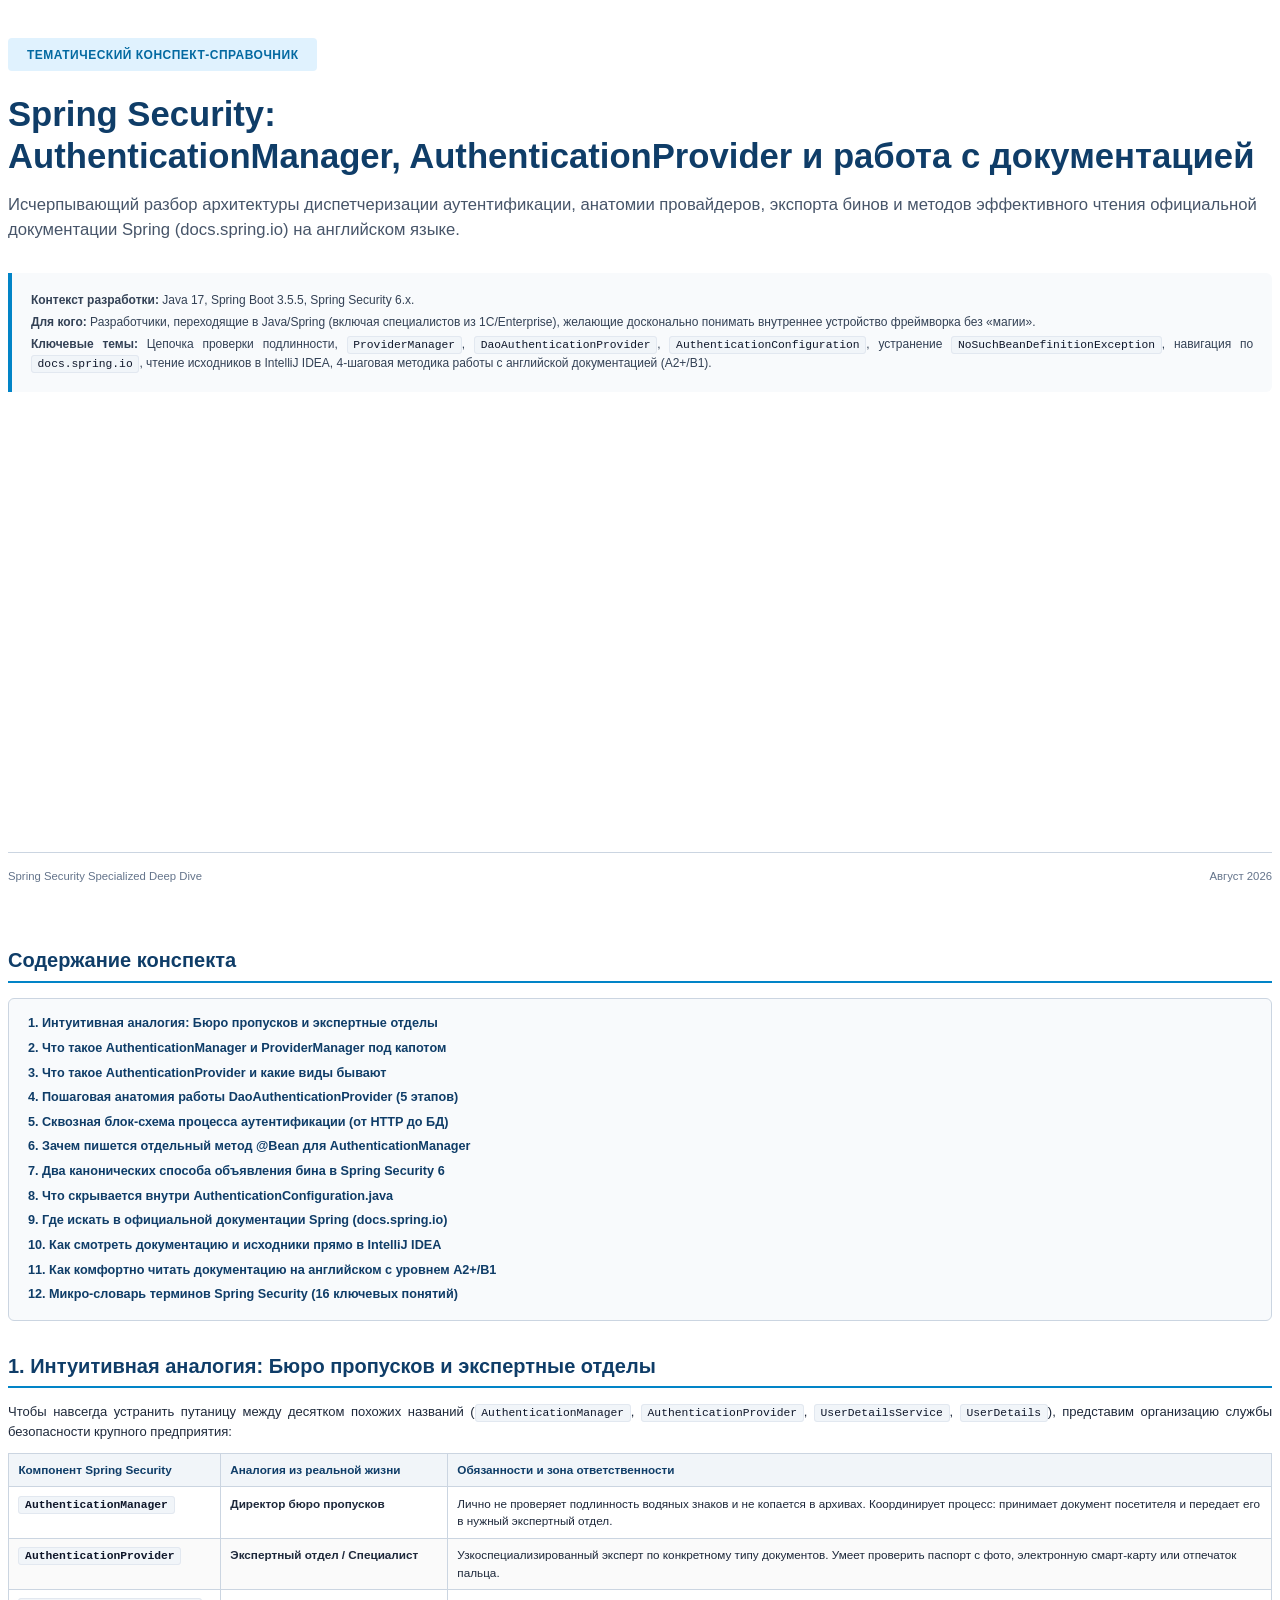
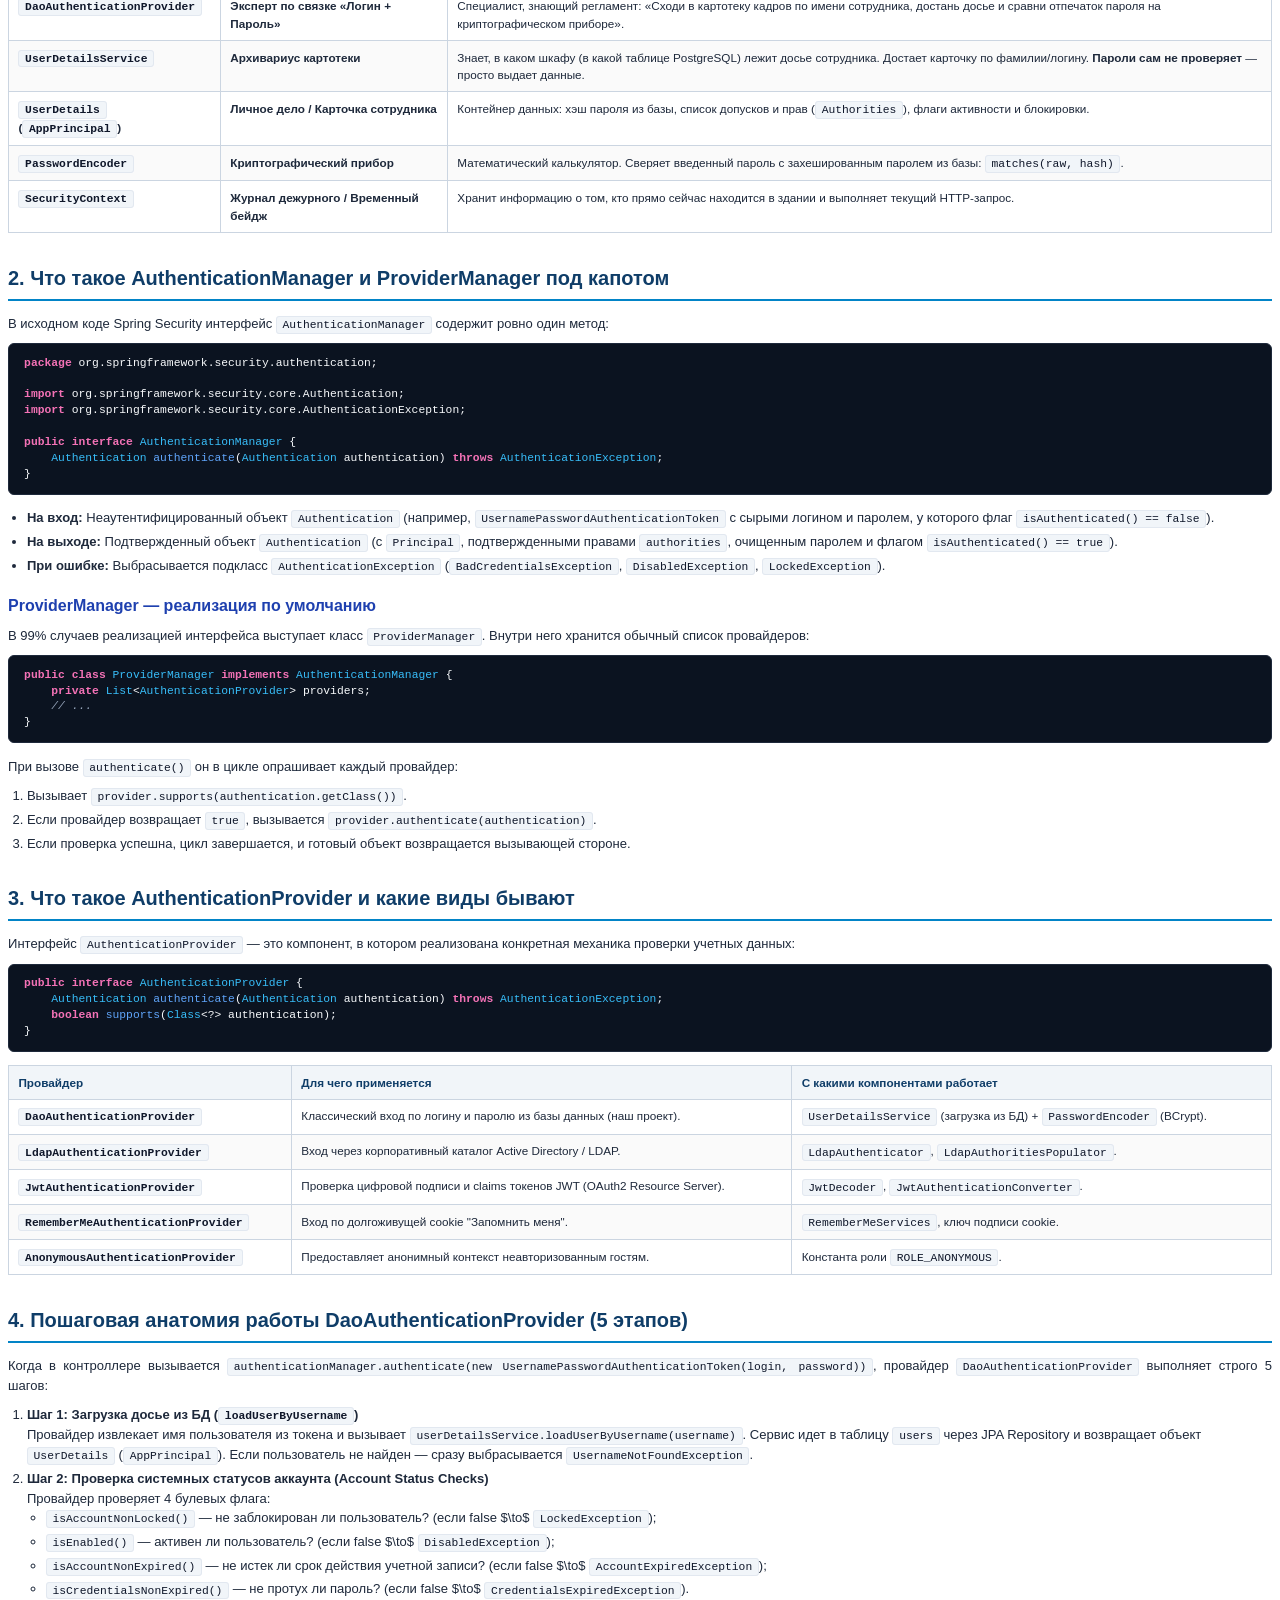
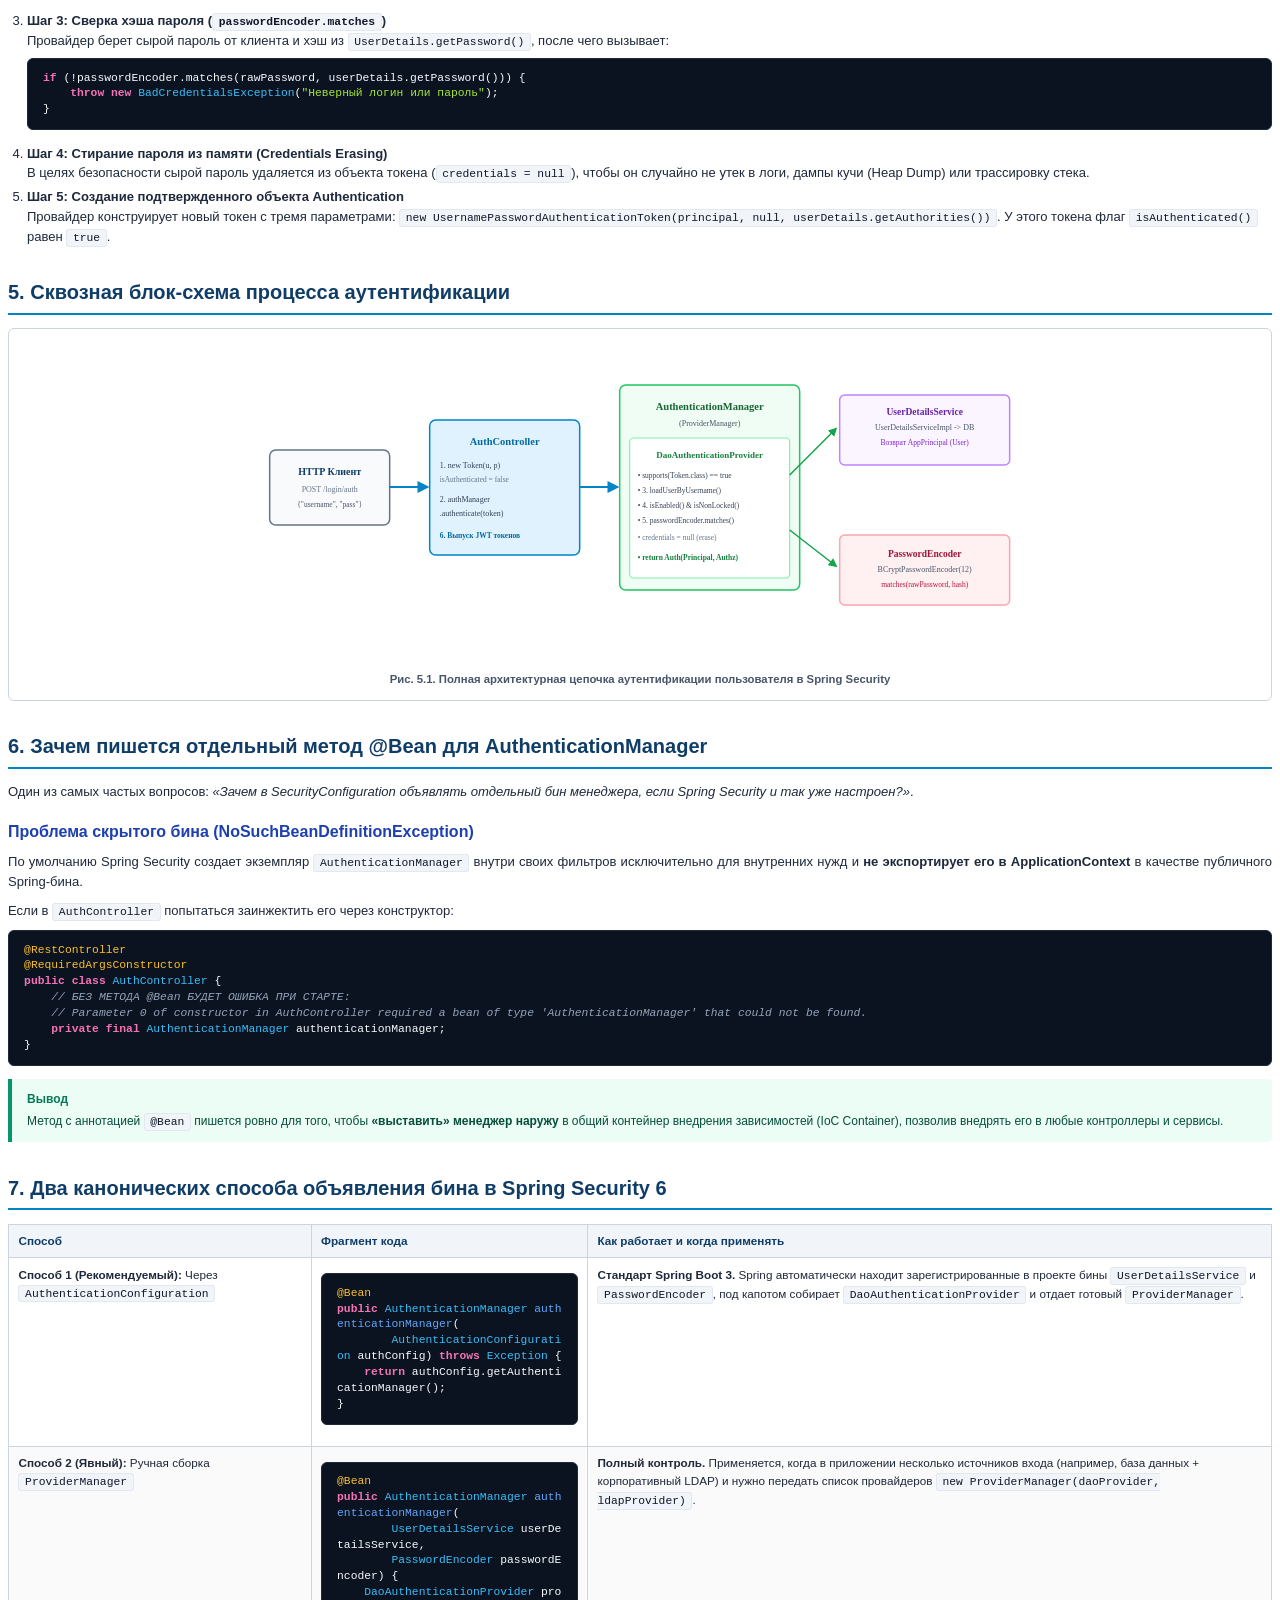
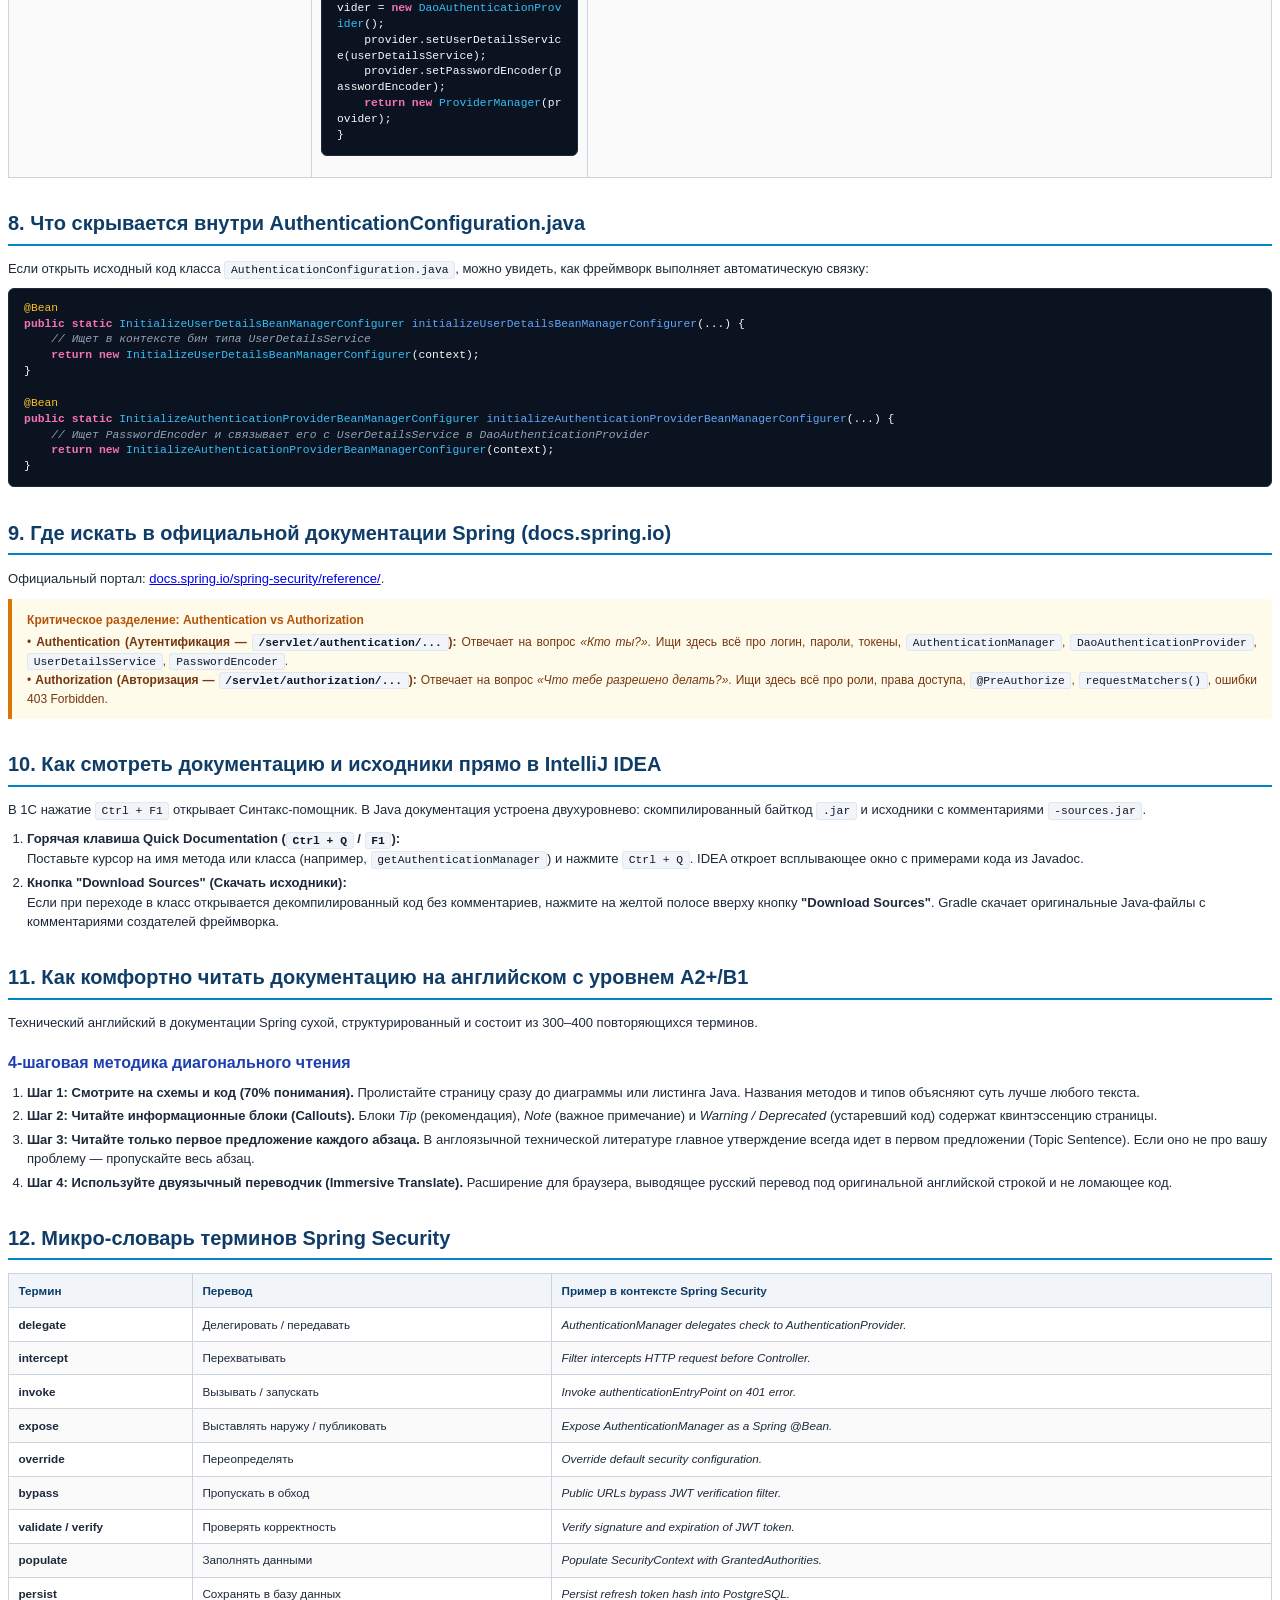
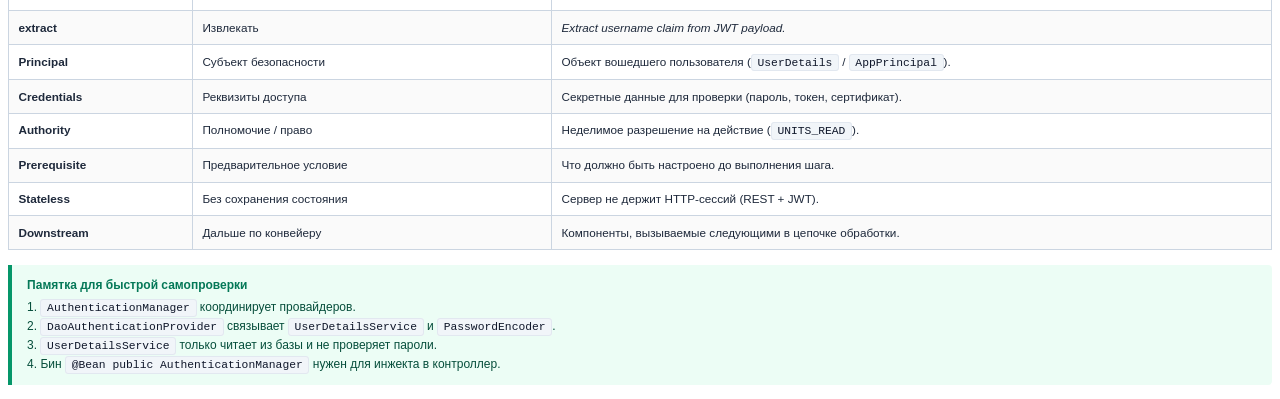
<file: docs/notes/security/authentication-manager-guide.html>
<!doctype html>
<html lang="ru">
<head>
<meta charset="utf-8">
<title>Spring Security: Руководство по AuthenticationManager, AuthenticationProvider и работе с документацией</title>
<style>
@page {
    size: A4;
    margin: 16mm 14mm 18mm 14mm;
    @bottom-right {
        content: counter(page);
        font-family: "Segoe UI", Arial, sans-serif;
        font-size: 8pt;
        color: #64748b;
    }
}
:root {
    --primary: #0f3d68;
    --primary-light: #eef6fc;
    --secondary: #0284c7;
    --accent: #059669;
    --warn: #d97706;
    --danger: #dc2626;
    --dark: #0f172a;
    --text: #1e293b;
    --text-muted: #475569;
    --border: #cbd5e1;
    --bg-code: #0b1320;
    --bg-light: #f8fafc;
}
* { box-sizing: border-box; }
body {
    font-family: "Segoe UI", -apple-system, BlinkMacSystemFont, Roboto, "Helvetica Neue", Arial, sans-serif;
    line-height: 1.5;
    color: var(--text);
    font-size: 9.8pt;
    background: #fff;
}
h1, h2, h3, h4 {
    color: var(--primary);
    font-weight: 700;
    page-break-after: avoid;
}
h1 { font-size: 22pt; line-height: 1.2; margin: 0 0 3mm 0; }
h2 { font-size: 15pt; border-bottom: 2px solid var(--secondary); padding-bottom: 1.5mm; margin: 8mm 0 3.5mm 0; }
h3 { font-size: 12pt; margin: 5mm 0 2mm 0; color: #1e40af; }
h4 { font-size: 10.2pt; margin: 3.5mm 0 1.5mm 0; color: #334155; }
p, li { orphans: 3; widows: 3; }
p { margin: 0 0 2.5mm 0; text-align: justify; }
ul, ol { margin: 0 0 3mm 0; padding-left: 5mm; }
li { margin-bottom: 1mm; }

/* Обложка */
.cover-page {
    min-height: 240mm;
    display: flex;
    flex-direction: column;
    justify-content: space-between;
    page-break-after: always;
    padding: 8mm 0;
}
.cover-badge {
    display: inline-block;
    padding: 2mm 5mm;
    background: #e0f2fe;
    color: #0369a1;
    font-size: 9pt;
    font-weight: 700;
    text-transform: uppercase;
    letter-spacing: 0.5px;
    border-radius: 4px;
    margin-bottom: 6mm;
}
.cover-title {
    font-size: 26pt;
    color: var(--primary);
    line-height: 1.2;
    margin-bottom: 4mm;
}
.cover-subtitle {
    font-size: 12.5pt;
    color: var(--text-muted);
    line-height: 1.5;
    margin-bottom: 8mm;
}
.cover-meta {
    background: var(--bg-light);
    border-left: 4px solid var(--secondary);
    padding: 4mm 5mm;
    border-radius: 0 6px 6px 0;
    font-size: 9pt;
    color: #334155;
}
.cover-meta p { margin: 1mm 0; }
.cover-footer {
    border-top: 1px solid var(--border);
    padding-top: 4mm;
    font-size: 8.5pt;
    color: #64748b;
    display: flex;
    justify-content: space-between;
}

/* Оглавление */
.toc-container {
    background: var(--bg-light);
    border: 1px solid var(--border);
    border-radius: 6px;
    padding: 4mm 5mm;
    margin: 4mm 0 6mm 0;
}
.toc-grid {
    display: grid;
    grid-template-columns: 1fr;
    gap: 1.5mm;
}
.toc-item { font-size: 9.5pt; }
.toc-item a { color: var(--primary); text-decoration: none; font-weight: 600; }
.toc-item a:hover { text-decoration: underline; }

/* Код */
code {
    font-family: "JetBrains Mono", Consolas, "Courier New", monospace;
    font-size: 8.5pt;
    background: #f1f5f9;
    color: #0f172a;
    padding: 0.5mm 1.5mm;
    border-radius: 3px;
    border: 1px solid #e2e8f0;
}
pre {
    font-family: "JetBrains Mono", Consolas, "Courier New", monospace;
    font-size: 8pt;
    line-height: 1.4;
    background: var(--bg-code);
    color: #f8fafc;
    padding: 3mm 4mm;
    border-radius: 6px;
    overflow-x: auto;
    white-space: pre-wrap;
    word-break: break-all;
    margin: 2mm 0 3.5mm 0;
    page-break-inside: avoid;
    border: 1px solid #1e293b;
}
pre code { background: transparent; color: inherit; padding: 0; border: none; }
.code-keyword { color: #f472b6; font-weight: bold; }
.code-type { color: #38bdf8; }
.code-string { color: #a3e635; }
.code-comment { color: #94a3b8; font-style: italic; }
.code-annotation { color: #fbbf24; }
.code-method { color: #60a5fa; }
.code-number { color: #fb923c; }

/* Таблицы */
table {
    width: 100%;
    border-collapse: collapse;
    margin: 3mm 0 4mm 0;
    font-size: 8.8pt;
    page-break-inside: avoid;
}
th, td {
    border: 1px solid var(--border);
    padding: 2mm 2.5mm;
    text-align: left;
    vertical-align: top;
}
th { background: #f1f5f9; color: var(--primary); font-weight: 700; }
tr:nth-child(even) td { background: #fafafa; }

/* Плашки */
.callout {
    padding: 3mm 4mm;
    margin: 3mm 0 3.5mm 0;
    border-left: 4px solid var(--secondary);
    background: var(--primary-light);
    border-radius: 0 4px 4px 0;
    page-break-inside: avoid;
    font-size: 9pt;
}
.callout p:last-child { margin-bottom: 0; }
.callout-title { font-weight: 700; margin-bottom: 1mm; display: flex; align-items: center; gap: 2mm; }
.callout.warn { border-left-color: var(--warn); background: #fffbeb; color: #78350f; }
.callout.warn .callout-title { color: #b45309; }
.callout.danger { border-left-color: var(--danger); background: #fef2f2; color: #7f1d1d; }
.callout.danger .callout-title { color: #b91c1c; }
.callout.success { border-left-color: var(--accent); background: #ecfdf5; color: #064e3b; }
.callout.success .callout-title { color: #047857; }

/* Схемы */
.diagram-box {
    background: #ffffff;
    border: 1px solid #cbd5e1;
    border-radius: 6px;
    padding: 3mm;
    margin: 3mm 0 4mm 0;
    page-break-inside: avoid;
    text-align: center;
}
.diagram-caption {
    font-size: 8.5pt;
    color: var(--text-muted);
    margin-top: 1.5mm;
    font-weight: 600;
}
.page-break { page-break-before: always; }
</style>
</head>
<body>

<!-- ОБЛОЖКА -->
<div class="cover-page">
    <div>
        <div class="cover-badge">Тематический конспект-справочник</div>
        <h1 class="cover-title">Spring Security:<br>AuthenticationManager, AuthenticationProvider и работа с документацией</h1>
        <div class="cover-subtitle">
            Исчерпывающий разбор архитектуры диспетчеризации аутентификации, анатомии провайдеров, экспорта бинов и методов эффективного чтения официальной документации Spring (docs.spring.io) на английском языке.
        </div>
        <div class="cover-meta">
            <p><strong>Контекст разработки:</strong> Java 17, Spring Boot 3.5.5, Spring Security 6.x.</p>
            <p><strong>Для кого:</strong> Разработчики, переходящие в Java/Spring (включая специалистов из 1С/Enterprise), желающие досконально понимать внутреннее устройство фреймворка без «магии».</p>
            <p><strong>Ключевые темы:</strong> Цепочка проверки подлинности, <code>ProviderManager</code>, <code>DaoAuthenticationProvider</code>, <code>AuthenticationConfiguration</code>, устранение <code>NoSuchBeanDefinitionException</code>, навигация по <code>docs.spring.io</code>, чтение исходников в IntelliJ IDEA, 4-шаговая методика работы с английской документацией (A2+/B1).</p>
        </div>
    </div>
    <div class="cover-footer">
        <span>Spring Security Specialized Deep Dive</span>
        <span>Август 2026</span>
    </div>
</div>

<!-- ОГЛАВЛЕНИЕ -->
<h2>Содержание конспекта</h2>
<div class="toc-container">
    <div class="toc-grid">
        <div class="toc-item"><a href="#sec1">1. Интуитивная аналогия: Бюро пропусков и экспертные отделы</a></div>
        <div class="toc-item"><a href="#sec2">2. Что такое AuthenticationManager и ProviderManager под капотом</a></div>
        <div class="toc-item"><a href="#sec3">3. Что такое AuthenticationProvider и какие виды бывают</a></div>
        <div class="toc-item"><a href="#sec4">4. Пошаговая анатомия работы DaoAuthenticationProvider (5 этапов)</a></div>
        <div class="toc-item"><a href="#sec5">5. Сквозная блок-схема процесса аутентификации (от HTTP до БД)</a></div>
        <div class="toc-item"><a href="#sec6">6. Зачем пишется отдельный метод @Bean для AuthenticationManager</a></div>
        <div class="toc-item"><a href="#sec7">7. Два канонических способа объявления бина в Spring Security 6</a></div>
        <div class="toc-item"><a href="#sec8">8. Что скрывается внутри AuthenticationConfiguration.java</a></div>
        <div class="toc-item"><a href="#sec9">9. Где искать в официальной документации Spring (docs.spring.io)</a></div>
        <div class="toc-item"><a href="#sec10">10. Как смотреть документацию и исходники прямо в IntelliJ IDEA</a></div>
        <div class="toc-item"><a href="#sec11">11. Как комфортно читать документацию на английском с уровнем A2+/B1</a></div>
        <div class="toc-item"><a href="#sec12">12. Микро-словарь терминов Spring Security (16 ключевых понятий)</a></div>
    </div>
</div>

<!-- РАЗДЕЛ 1 -->
<h2 id="sec1">1. Интуитивная аналогия: Бюро пропусков и экспертные отделы</h2>
<p>
Чтобы навсегда устранить путаницу между десятком похожих названий (<code>AuthenticationManager</code>, <code>AuthenticationProvider</code>, <code>UserDetailsService</code>, <code>UserDetails</code>), представим организацию службы безопасности крупного предприятия:
</p>

<table>
    <thead>
        <tr>
            <th>Компонент Spring Security</th>
            <th>Аналогия из реальной жизни</th>
            <th>Обязанности и зона ответственности</th>
        </tr>
    </thead>
    <tbody>
        <tr>
            <td><strong><code>AuthenticationManager</code></strong></td>
            <td><strong>Директор бюро пропусков</strong></td>
            <td>Лично не проверяет подлинность водяных знаков и не копается в архивах. Координирует процесс: принимает документ посетителя и передает его в нужный экспертный отдел.</td>
        </tr>
        <tr>
            <td><strong><code>AuthenticationProvider</code></strong></td>
            <td><strong>Экспертный отдел / Специалист</strong></td>
            <td>Узкоспециализированный эксперт по конкретному типу документов. Умеет проверить паспорт с фото, электронную смарт-карту или отпечаток пальца.</td>
        </tr>
        <tr>
            <td><strong><code>DaoAuthenticationProvider</code></strong></td>
            <td><strong>Эксперт по связке «Логин + Пароль»</strong></td>
            <td>Специалист, знающий регламент: «Сходи в картотеку кадров по имени сотрудника, достань досье и сравни отпечаток пароля на криптографическом приборе».</td>
        </tr>
        <tr>
            <td><strong><code>UserDetailsService</code></strong></td>
            <td><strong>Архивариус картотеки</strong></td>
            <td>Знает, в каком шкафу (в какой таблице PostgreSQL) лежит досье сотрудника. Достает карточку по фамилии/логину. <strong>Пароли сам не проверяет</strong> — просто выдает данные.</td>
        </tr>
        <tr>
            <td><strong><code>UserDetails</code> (<code>AppPrincipal</code>)</strong></td>
            <td><strong>Личное дело / Карточка сотрудника</strong></td>
            <td>Контейнер данных: хэш пароля из базы, список допусков и прав (<code>Authorities</code>), флаги активности и блокировки.</td>
        </tr>
        <tr>
            <td><strong><code>PasswordEncoder</code></strong></td>
            <td><strong>Криптографический прибор</strong></td>
            <td>Математический калькулятор. Сверяет введенный пароль с захешированным паролем из базы: <code>matches(raw, hash)</code>.</td>
        </tr>
        <tr>
            <td><strong><code>SecurityContext</code></strong></td>
            <td><strong>Журнал дежурного / Временный бейдж</strong></td>
            <td>Хранит информацию о том, кто прямо сейчас находится в здании и выполняет текущий HTTP-запрос.</td>
        </tr>
    </tbody>
</table>

<!-- РАЗДЕЛ 2 -->
<h2 id="sec2">2. Что такое AuthenticationManager и ProviderManager под капотом</h2>
<p>
В исходном коде Spring Security интерфейс <code>AuthenticationManager</code> содержит ровно один метод:
</p>

<pre><code><span class="code-keyword">package</span> org.springframework.security.authentication;

<span class="code-keyword">import</span> org.springframework.security.core.Authentication;
<span class="code-keyword">import</span> org.springframework.security.core.AuthenticationException;

<span class="code-keyword">public interface</span> <span class="code-type">AuthenticationManager</span> {
    <span class="code-type">Authentication</span> <span class="code-method">authenticate</span>(<span class="code-type">Authentication</span> authentication) <span class="code-keyword">throws</span> <span class="code-type">AuthenticationException</span>;
}</code></pre>

<ul>
    <li><strong>На вход:</strong> Неаутентифицированный объект <code>Authentication</code> (например, <code>UsernamePasswordAuthenticationToken</code> с сырыми логином и паролем, у которого флаг <code>isAuthenticated() == false</code>).</li>
    <li><strong>На выходе:</strong> Подтвержденный объект <code>Authentication</code> (с <code>Principal</code>, подтвержденными правами <code>authorities</code>, очищенным паролем и флагом <code>isAuthenticated() == true</code>).</li>
    <li><strong>При ошибке:</strong> Выбрасывается подкласс <code>AuthenticationException</code> (<code>BadCredentialsException</code>, <code>DisabledException</code>, <code>LockedException</code>).</li>
</ul>

<h3>ProviderManager — реализация по умолчанию</h3>
<p>
В 99% случаев реализацией интерфейса выступает класс <code>ProviderManager</code>. Внутри него хранится обычный список провайдеров:
</p>
<pre><code><span class="code-keyword">public class</span> <span class="code-type">ProviderManager</span> <span class="code-keyword">implements</span> <span class="code-type">AuthenticationManager</span> {
    <span class="code-keyword">private</span> <span class="code-type">List</span>&lt;<span class="code-type">AuthenticationProvider</span>&gt; providers;
    <span class="code-comment">// ...</span>
}</code></pre>
<p>
При вызове <code>authenticate()</code> он в цикле опрашивает каждый провайдер:
</p>
<ol>
    <li>Вызывает <code>provider.supports(authentication.getClass())</code>.</li>
    <li>Если провайдер возвращает <code>true</code>, вызывается <code>provider.authenticate(authentication)</code>.</li>
    <li>Если проверка успешна, цикл завершается, и готовый объект возвращается вызывающей стороне.</li>
</ol>

<!-- РАЗДЕЛ 3 -->
<div class="page-break"></div>
<h2 id="sec3">3. Что такое AuthenticationProvider и какие виды бывают</h2>
<p>
Интерфейс <code>AuthenticationProvider</code> — это компонент, в котором реализована конкретная механика проверки учетных данных:
</p>

<pre><code><span class="code-keyword">public interface</span> <span class="code-type">AuthenticationProvider</span> {
    <span class="code-type">Authentication</span> <span class="code-method">authenticate</span>(<span class="code-type">Authentication</span> authentication) <span class="code-keyword">throws</span> <span class="code-type">AuthenticationException</span>;
    <span class="code-keyword">boolean</span> <span class="code-method">supports</span>(<span class="code-type">Class</span>&lt;?&gt; authentication);
}</code></pre>

<table>
    <thead>
        <tr>
            <th>Провайдер</th>
            <th>Для чего применяется</th>
            <th>С какими компонентами работает</th>
        </tr>
    </thead>
    <tbody>
        <tr>
            <td><strong><code>DaoAuthenticationProvider</code></strong></td>
            <td>Классический вход по логину и паролю из базы данных (наш проект).</td>
            <td><code>UserDetailsService</code> (загрузка из БД) + <code>PasswordEncoder</code> (BCrypt).</td>
        </tr>
        <tr>
            <td><strong><code>LdapAuthenticationProvider</code></strong></td>
            <td>Вход через корпоративный каталог Active Directory / LDAP.</td>
            <td><code>LdapAuthenticator</code>, <code>LdapAuthoritiesPopulator</code>.</td>
        </tr>
        <tr>
            <td><strong><code>JwtAuthenticationProvider</code></strong></td>
            <td>Проверка цифровой подписи и claims токенов JWT (OAuth2 Resource Server).</td>
            <td><code>JwtDecoder</code>, <code>JwtAuthenticationConverter</code>.</td>
        </tr>
        <tr>
            <td><strong><code>RememberMeAuthenticationProvider</code></strong></td>
            <td>Вход по долгоживущей cookie "Запомнить меня".</td>
            <td><code>RememberMeServices</code>, ключ подписи cookie.</td>
        </tr>
        <tr>
            <td><strong><code>AnonymousAuthenticationProvider</code></strong></td>
            <td>Предоставляет анонимный контекст неавторизованным гостям.</td>
            <td>Константа роли <code>ROLE_ANONYMOUS</code>.</td>
        </tr>
    </tbody>
</table>

<!-- РАЗДЕЛ 4 -->
<h2 id="sec4">4. Пошаговая анатомия работы DaoAuthenticationProvider (5 этапов)</h2>
<p>
Когда в контроллере вызывается <code>authenticationManager.authenticate(new UsernamePasswordAuthenticationToken(login, password))</code>, провайдер <code>DaoAuthenticationProvider</code> выполняет строго 5 шагов:
</p>

<ol>
    <li>
        <strong>Шаг 1: Загрузка досье из БД (<code>loadUserByUsername</code>)</strong><br>
        Провайдер извлекает имя пользователя из токена и вызывает <code>userDetailsService.loadUserByUsername(username)</code>. Сервис идет в таблицу <code>users</code> через JPA Repository и возвращает объект <code>UserDetails</code> (<code>AppPrincipal</code>). Если пользователь не найден — сразу выбрасывается <code>UsernameNotFoundException</code>.
    </li>
    <li>
        <strong>Шаг 2: Проверка системных статусов аккаунта (Account Status Checks)</strong><br>
        Провайдер проверяет 4 булевых флага:
        <ul>
            <li><code>isAccountNonLocked()</code> — не заблокирован ли пользователь? (если false $\to$ <code>LockedException</code>);</li>
            <li><code>isEnabled()</code> — активен ли пользователь? (если false $\to$ <code>DisabledException</code>);</li>
            <li><code>isAccountNonExpired()</code> — не истек ли срок действия учетной записи? (если false $\to$ <code>AccountExpiredException</code>);</li>
            <li><code>isCredentialsNonExpired()</code> — не протух ли пароль? (если false $\to$ <code>CredentialsExpiredException</code>).</li>
        </ul>
    </li>
    <li>
        <strong>Шаг 3: Сверка хэша пароля (<code>passwordEncoder.matches</code>)</strong><br>
        Провайдер берет сырой пароль от клиента и хэш из <code>UserDetails.getPassword()</code>, после чего вызывает:
        <pre><code><span class="code-keyword">if</span> (!passwordEncoder.matches(rawPassword, userDetails.getPassword())) {
    <span class="code-keyword">throw new</span> <span class="code-type">BadCredentialsException</span>(<span class="code-string">"Неверный логин или пароль"</span>);
}</code></pre>
    </li>
    <li>
        <strong>Шаг 4: Стирание пароля из памяти (Credentials Erasing)</strong><br>
        В целях безопасности сырой пароль удаляется из объекта токена (<code>credentials = null</code>), чтобы он случайно не утек в логи, дампы кучи (Heap Dump) или трассировку стека.
    </li>
    <li>
        <strong>Шаг 5: Создание подтвержденного объекта Authentication</strong><br>
        Провайдер конструирует новый токен с тремя параметрами:
        <code>new UsernamePasswordAuthenticationToken(principal, null, userDetails.getAuthorities())</code>.
        У этого токена флаг <code>isAuthenticated()</code> равен <code>true</code>.
    </li>
</ol>

<!-- РАЗДЕЛ 5 -->
<div class="page-break"></div>
<h2 id="sec5">5. Сквозная блок-схема процесса аутентификации</h2>

<div class="diagram-box">
    <svg width="100%" height="320" viewBox="0 0 760 320" xmlns="http://www.w3.org/2000/svg">
        <defs>
            <marker id="arrow" viewBox="0 0 10 10" refX="6" refY="5" markerWidth="6" markerHeight="6" orient="auto-start-reverse">
                <path d="M 0 0 L 10 5 L 0 10 z" fill="#0284c7"/>
            </marker>
            <marker id="arrow-green" viewBox="0 0 10 10" refX="6" refY="5" markerWidth="6" markerHeight="6" orient="auto-start-reverse">
                <path d="M 0 0 L 10 5 L 0 10 z" fill="#16a34a"/>
            </marker>
        </defs>

        <!-- Клиент -->
        <rect x="10" y="110" width="120" height="75" rx="6" fill="#f8fafc" stroke="#64748b" stroke-width="1.5"/>
        <text x="70" y="135" text-anchor="middle" font-family="Segoe UI" font-size="10" font-weight="bold" fill="#0f3d68">HTTP Клиент</text>
        <text x="70" y="152" text-anchor="middle" font-family="Segoe UI" font-size="8" fill="#64748b">POST /login/auth</text>
        <text x="70" y="167" text-anchor="middle" font-family="Segoe UI" font-size="7.5" fill="#475569">{"username", "pass"}</text>

        <path d="M 130 147 L 165 147" stroke="#0284c7" stroke-width="2" marker-end="url(#arrow)"/>

        <!-- AuthController -->
        <rect x="170" y="80" width="150" height="135" rx="6" fill="#e0f2fe" stroke="#0284c7" stroke-width="1.5"/>
        <text x="245" y="105" text-anchor="middle" font-family="Segoe UI" font-size="10.5" font-weight="bold" fill="#0369a1">AuthController</text>
        <text x="180" y="128" font-family="Segoe UI" font-size="8" fill="#334155">1. new Token(u, p)</text>
        <text x="180" y="142" font-family="Segoe UI" font-size="7.5" fill="#64748b">isAuthenticated = false</text>
        <text x="180" y="162" font-family="Segoe UI" font-size="8" fill="#334155">2. authManager</text>
        <text x="180" y="176" font-family="Segoe UI" font-size="8" fill="#334155">   .authenticate(token)</text>
        <text x="180" y="198" font-family="Segoe UI" font-size="7.5" font-weight="bold" fill="#0369a1">6. Выпуск JWT токенов</text>

        <path d="M 320 147 L 355 147" stroke="#0284c7" stroke-width="2" marker-end="url(#arrow)"/>

        <!-- AuthenticationManager / ProviderManager -->
        <rect x="360" y="45" width="180" height="205" rx="6" fill="#f0fdf4" stroke="#22c55e" stroke-width="1.5"/>
        <text x="450" y="70" text-anchor="middle" font-family="Segoe UI" font-size="10.5" font-weight="bold" fill="#166534">AuthenticationManager</text>
        <text x="450" y="86" text-anchor="middle" font-family="Segoe UI" font-size="8" fill="#475569">(ProviderManager)</text>
        
        <rect x="370" y="98" width="160" height="140" rx="4" fill="#ffffff" stroke="#86efac" stroke-width="1.2"/>
        <text x="450" y="118" text-anchor="middle" font-family="Segoe UI" font-size="9" font-weight="bold" fill="#15803d">DaoAuthenticationProvider</text>
        <text x="378" y="138" font-family="Segoe UI" font-size="7.5" fill="#334155">• supports(Token.class) == true</text>
        <text x="378" y="153" font-family="Segoe UI" font-size="7.5" fill="#334155">• 3. loadUserByUsername()</text>
        <text x="378" y="168" font-family="Segoe UI" font-size="7.5" fill="#334155">• 4. isEnabled() & isNonLocked()</text>
        <text x="378" y="183" font-family="Segoe UI" font-size="7.5" fill="#334155">• 5. passwordEncoder.matches()</text>
        <text x="378" y="200" font-family="Segoe UI" font-size="7.5" fill="#64748b">• credentials = null (erase)</text>
        <text x="378" y="220" font-family="Segoe UI" font-size="7.5" font-weight="bold" fill="#15803d">• return Auth(Principal, Authz)</text>

        <!-- Внешние сервисы (UserDetailsService и PasswordEncoder) -->
        <path d="M 530 135 L 575 90" stroke="#16a34a" stroke-width="1.5" marker-end="url(#arrow-green)"/>
        <rect x="580" y="55" width="170" height="70" rx="5" fill="#faf5ff" stroke="#c084fc" stroke-width="1.5"/>
        <text x="665" y="75" text-anchor="middle" font-family="Segoe UI" font-size="9.5" font-weight="bold" fill="#6b21a8">UserDetailsService</text>
        <text x="665" y="90" text-anchor="middle" font-family="Segoe UI" font-size="8" fill="#475569">UserDetailsServiceImpl -&gt; DB</text>
        <text x="665" y="105" text-anchor="middle" font-family="Segoe UI" font-size="7.5" fill="#7e22ce">Возврат AppPrincipal (User)</text>

        <path d="M 530 190 L 575 225" stroke="#16a34a" stroke-width="1.5" marker-end="url(#arrow-green)"/>
        <rect x="580" y="195" width="170" height="70" rx="5" fill="#fff1f2" stroke="#fda4af" stroke-width="1.5"/>
        <text x="665" y="217" text-anchor="middle" font-family="Segoe UI" font-size="9.5" font-weight="bold" fill="#9f1239">PasswordEncoder</text>
        <text x="665" y="232" text-anchor="middle" font-family="Segoe UI" font-size="8" fill="#475569">BCryptPasswordEncoder(12)</text>
        <text x="665" y="247" text-anchor="middle" font-family="Segoe UI" font-size="7.5" fill="#be123c">matches(rawPassword, hash)</text>
    </svg>
    <div class="diagram-caption">Рис. 5.1. Полная архитектурная цепочка аутентификации пользователя в Spring Security</div>
</div>

<!-- РАЗДЕЛ 6 -->
<h2 id="sec6">6. Зачем пишется отдельный метод @Bean для AuthenticationManager</h2>
<p>
Один из самых частых вопросов: <em>«Зачем в SecurityConfiguration объявлять отдельный бин менеджера, если Spring Security и так уже настроен?»</em>.
</p>

<h3>Проблема скрытого бина (NoSuchBeanDefinitionException)</h3>
<p>
По умолчанию Spring Security создает экземпляр <code>AuthenticationManager</code> внутри своих фильтров исключительно для внутренних нужд и <strong>не экспортирует его в ApplicationContext</strong> в качестве публичного Spring-бина.
</p>
<p>
Если в <code>AuthController</code> попытаться заинжектить его через конструктор:
</p>
<pre><code><span class="code-annotation">@RestController</span>
<span class="code-annotation">@RequiredArgsConstructor</span>
<span class="code-keyword">public class</span> <span class="code-type">AuthController</span> {
    <span class="code-comment">// БЕЗ МЕТОДА @Bean БУДЕТ ОШИБКА ПРИ СТАРТЕ:</span>
    <span class="code-comment">// Parameter 0 of constructor in AuthController required a bean of type 'AuthenticationManager' that could not be found.</span>
    <span class="code-keyword">private final</span> <span class="code-type">AuthenticationManager</span> authenticationManager;
}</code></pre>

<div class="callout success">
    <div class="callout-title">Вывод</div>
    <p>Метод с аннотацией <code>@Bean</code> пишется ровно для того, чтобы <strong>«выставить» менеджер наружу</strong> в общий контейнер внедрения зависимостей (IoC Container), позволив внедрять его в любые контроллеры и сервисы.</p>
</div>

<!-- РАЗДЕЛ 7 -->
<div class="page-break"></div>
<h2 id="sec7">7. Два канонических способа объявления бина в Spring Security 6</h2>

<table>
    <thead>
        <tr>
            <th>Способ</th>
            <th>Фрагмент кода</th>
            <th>Как работает и когда применять</th>
        </tr>
    </thead>
    <tbody>
        <tr>
            <td><strong>Способ 1 (Рекомендуемый):</strong> Через <code>AuthenticationConfiguration</code></td>
            <td>
<pre><code><span class="code-annotation">@Bean</span>
<span class="code-keyword">public</span> <span class="code-type">AuthenticationManager</span> <span class="code-method">authenticationManager</span>(
        <span class="code-type">AuthenticationConfiguration</span> authConfig) <span class="code-keyword">throws</span> <span class="code-type">Exception</span> {
    <span class="code-keyword">return</span> authConfig.getAuthenticationManager();
}</code></pre>
            </td>
            <td>
                <strong>Стандарт Spring Boot 3.</strong> Spring автоматически находит зарегистрированные в проекте бины <code>UserDetailsService</code> и <code>PasswordEncoder</code>, под капотом собирает <code>DaoAuthenticationProvider</code> и отдает готовый <code>ProviderManager</code>.
            </td>
        </tr>
        <tr>
            <td><strong>Способ 2 (Явный):</strong> Ручная сборка <code>ProviderManager</code></td>
            <td>
<pre><code><span class="code-annotation">@Bean</span>
<span class="code-keyword">public</span> <span class="code-type">AuthenticationManager</span> <span class="code-method">authenticationManager</span>(
        <span class="code-type">UserDetailsService</span> userDetailsService,
        <span class="code-type">PasswordEncoder</span> passwordEncoder) {
    <span class="code-type">DaoAuthenticationProvider</span> provider = <span class="code-keyword">new</span> <span class="code-type">DaoAuthenticationProvider</span>();
    provider.setUserDetailsService(userDetailsService);
    provider.setPasswordEncoder(passwordEncoder);
    <span class="code-keyword">return new</span> <span class="code-type">ProviderManager</span>(provider);
}</code></pre>
            </td>
            <td>
                <strong>Полный контроль.</strong> Применяется, когда в приложении несколько источников входа (например, база данных + корпоративный LDAP) и нужно передать список провайдеров <code>new ProviderManager(daoProvider, ldapProvider)</code>.
            </td>
        </tr>
    </tbody>
</table>

<!-- РАЗДЕЛ 8 -->
<h2 id="sec8">8. Что скрывается внутри AuthenticationConfiguration.java</h2>
<p>
Если открыть исходный код класса <code>AuthenticationConfiguration.java</code>, можно увидеть, как фреймворк выполняет автоматическую связку:
</p>

<pre><code><span class="code-annotation">@Bean</span>
<span class="code-keyword">public static</span> <span class="code-type">InitializeUserDetailsBeanManagerConfigurer</span> <span class="code-method">initializeUserDetailsBeanManagerConfigurer</span>(...) {
    <span class="code-comment">// Ищет в контексте бин типа UserDetailsService</span>
    <span class="code-keyword">return new</span> <span class="code-type">InitializeUserDetailsBeanManagerConfigurer</span>(context);
}

<span class="code-annotation">@Bean</span>
<span class="code-keyword">public static</span> <span class="code-type">InitializeAuthenticationProviderBeanManagerConfigurer</span> <span class="code-method">initializeAuthenticationProviderBeanManagerConfigurer</span>(...) {
    <span class="code-comment">// Ищет PasswordEncoder и связывает его с UserDetailsService в DaoAuthenticationProvider</span>
    <span class="code-keyword">return new</span> <span class="code-type">InitializeAuthenticationProviderBeanManagerConfigurer</span>(context);
}</code></pre>

<!-- РАЗДЕЛ 9 -->
<h2 id="sec9">9. Где искать в официальной документации Spring (docs.spring.io)</h2>
<p>
Официальный портал: <a href="https://docs.spring.io/spring-security/reference/">docs.spring.io/spring-security/reference/</a>.
</p>

<div class="callout warn">
    <div class="callout-title">Критическое разделение: Authentication vs Authorization</div>
    <p>
        • <strong>Authentication (Аутентификация — <code>/servlet/authentication/...</code>):</strong> Отвечает на вопрос <em>«Кто ты?»</em>. Ищи здесь всё про логин, пароли, токены, <code>AuthenticationManager</code>, <code>DaoAuthenticationProvider</code>, <code>UserDetailsService</code>, <code>PasswordEncoder</code>.<br>
        • <strong>Authorization (Авторизация — <code>/servlet/authorization/...</code>):</strong> Отвечает на вопрос <em>«Что тебе разрешено делать?»</em>. Ищи здесь всё про роли, права доступа, <code>@PreAuthorize</code>, <code>requestMatchers()</code>, ошибки 403 Forbidden.
    </p>
</div>

<!-- РАЗДЕЛ 10 -->
<div class="page-break"></div>
<h2 id="sec10">10. Как смотреть документацию и исходники прямо в IntelliJ IDEA</h2>
<p>
В 1С нажатие <code>Ctrl + F1</code> открывает Синтакс-помощник. В Java документация устроена двухуровнево: скомпилированный байткод <code>.jar</code> и исходники с комментариями <code>-sources.jar</code>.
</p>

<ol>
    <li>
        <strong>Горячая клавиша Quick Documentation (<code>Ctrl + Q</code> / <code>F1</code>):</strong><br>
        Поставьте курсор на имя метода или класса (например, <code>getAuthenticationManager</code>) и нажмите <code>Ctrl + Q</code>. IDEA откроет всплывающее окно с примерами кода из Javadoc.
    </li>
    <li>
        <strong>Кнопка "Download Sources" (Скачать исходники):</strong><br>
        Если при переходе в класс открывается декомпилированный код без комментариев, нажмите на желтой полосе вверху кнопку <strong>"Download Sources"</strong>. Gradle скачает оригинальные Java-файлы с комментариями создателей фреймворка.
    </li>
</ol>

<!-- РАЗДЕЛ 11 -->
<h2 id="sec11">11. Как комфортно читать документацию на английском с уровнем A2+/B1</h2>
<p>
Технический английский в документации Spring сухой, структурированный и состоит из 300–400 повторяющихся терминов.
</p>

<h3>4-шаговая методика диагонального чтения</h3>
<ol>
    <li><strong>Шаг 1: Смотрите на схемы и код (70% понимания).</strong> Пролистайте страницу сразу до диаграммы или листинга Java. Названия методов и типов объясняют суть лучше любого текста.</li>
    <li><strong>Шаг 2: Читайте информационные блоки (Callouts).</strong> Блоки <em>Tip</em> (рекомендация), <em>Note</em> (важное примечание) и <em>Warning / Deprecated</em> (устаревший код) содержат квинтэссенцию страницы.</li>
    <li><strong>Шаг 3: Читайте только первое предложение каждого абзаца.</strong> В англоязычной технической литературе главное утверждение всегда идет в первом предложении (Topic Sentence). Если оно не про вашу проблему — пропускайте весь абзац.</li>
    <li><strong>Шаг 4: Используйте двуязычный переводчик (Immersive Translate).</strong> Расширение для браузера, выводящее русский перевод под оригинальной английской строкой и не ломающее код.</li>
</ol>

<!-- РАЗДЕЛ 12 -->
<h2 id="sec12">12. Микро-словарь терминов Spring Security</h2>
<table>
    <thead>
        <tr>
            <th>Термин</th>
            <th>Перевод</th>
            <th>Пример в контексте Spring Security</th>
        </tr>
    </thead>
    <tbody>
        <tr><td><strong>delegate</strong></td><td>Делегировать / передавать</td><td><em>AuthenticationManager delegates check to AuthenticationProvider.</em></td></tr>
        <tr><td><strong>intercept</strong></td><td>Перехватывать</td><td><em>Filter intercepts HTTP request before Controller.</em></td></tr>
        <tr><td><strong>invoke</strong></td><td>Вызывать / запускать</td><td><em>Invoke authenticationEntryPoint on 401 error.</em></td></tr>
        <tr><td><strong>expose</strong></td><td>Выставлять наружу / публиковать</td><td><em>Expose AuthenticationManager as a Spring @Bean.</em></td></tr>
        <tr><td><strong>override</strong></td><td>Переопределять</td><td><em>Override default security configuration.</em></td></tr>
        <tr><td><strong>bypass</strong></td><td>Пропускать в обход</td><td><em>Public URLs bypass JWT verification filter.</em></td></tr>
        <tr><td><strong>validate / verify</strong></td><td>Проверять корректность</td><td><em>Verify signature and expiration of JWT token.</em></td></tr>
        <tr><td><strong>populate</strong></td><td>Заполнять данными</td><td><em>Populate SecurityContext with GrantedAuthorities.</em></td></tr>
        <tr><td><strong>persist</strong></td><td>Сохранять в базу данных</td><td><em>Persist refresh token hash into PostgreSQL.</em></td></tr>
        <tr><td><strong>extract</strong></td><td>Извлекать</td><td><em>Extract username claim from JWT payload.</em></td></tr>
        <tr><td><strong>Principal</strong></td><td>Субъект безопасности</td><td>Объект вошедшего пользователя (<code>UserDetails</code> / <code>AppPrincipal</code>).</td></tr>
        <tr><td><strong>Credentials</strong></td><td>Реквизиты доступа</td><td>Секретные данные для проверки (пароль, токен, сертификат).</td></tr>
        <tr><td><strong>Authority</strong></td><td>Полномочие / право</td><td>Неделимое разрешение на действие (<code>UNITS_READ</code>).</td></tr>
        <tr><td><strong>Prerequisite</strong></td><td>Предварительное условие</td><td>Что должно быть настроено до выполнения шага.</td></tr>
        <tr><td><strong>Stateless</strong></td><td>Без сохранения состояния</td><td>Сервер не держит HTTP-сессий (REST + JWT).</td></tr>
        <tr><td><strong>Downstream</strong></td><td>Дальше по конвейеру</td><td>Компоненты, вызываемые следующими в цепочке обработки.</td></tr>
    </tbody>
</table>

<div class="callout success">
    <div class="callout-title">Памятка для быстрой самопроверки</div>
    <p>
        1. <code>AuthenticationManager</code> координирует провайдеров.<br>
        2. <code>DaoAuthenticationProvider</code> связывает <code>UserDetailsService</code> и <code>PasswordEncoder</code>.<br>
        3. <code>UserDetailsService</code> только читает из базы и не проверяет пароли.<br>
        4. Бин <code>@Bean public AuthenticationManager</code> нужен для инжекта в контроллер.
    </p>
</div>

</body>
</html>
</file>
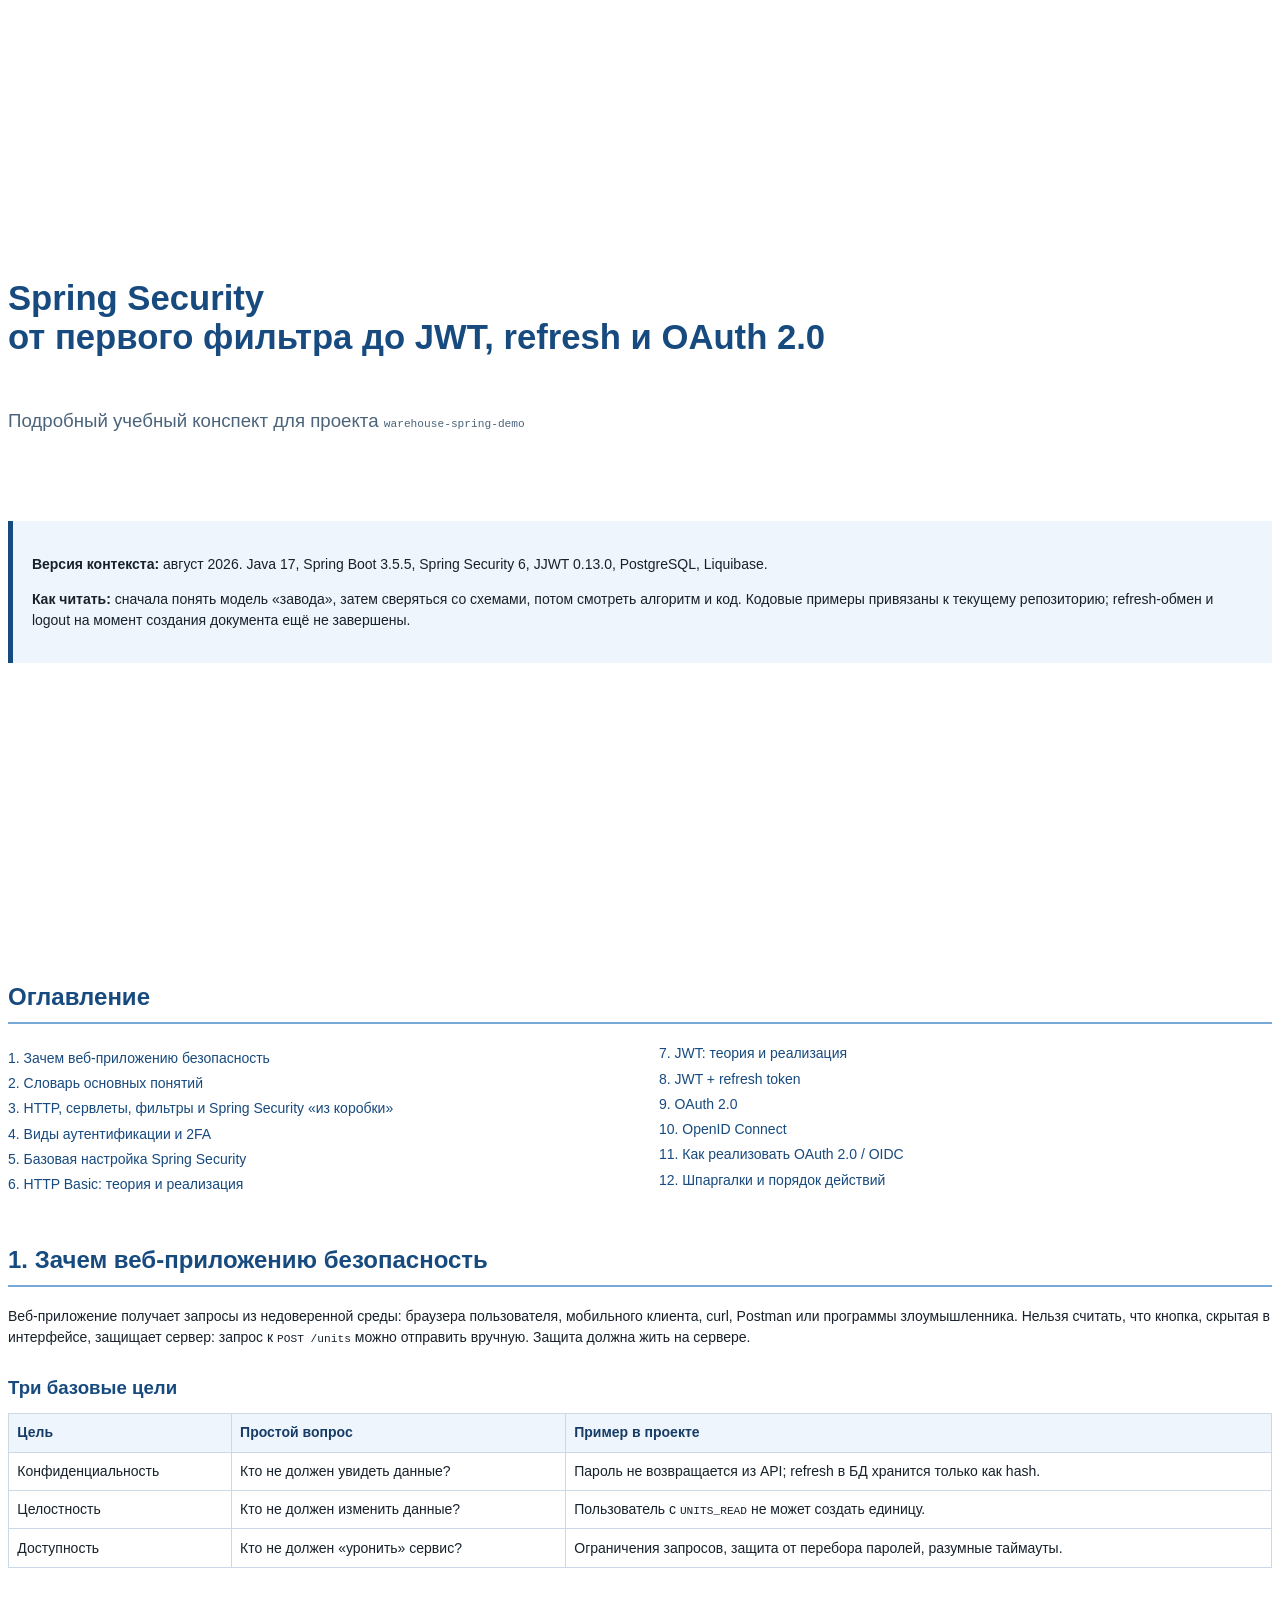
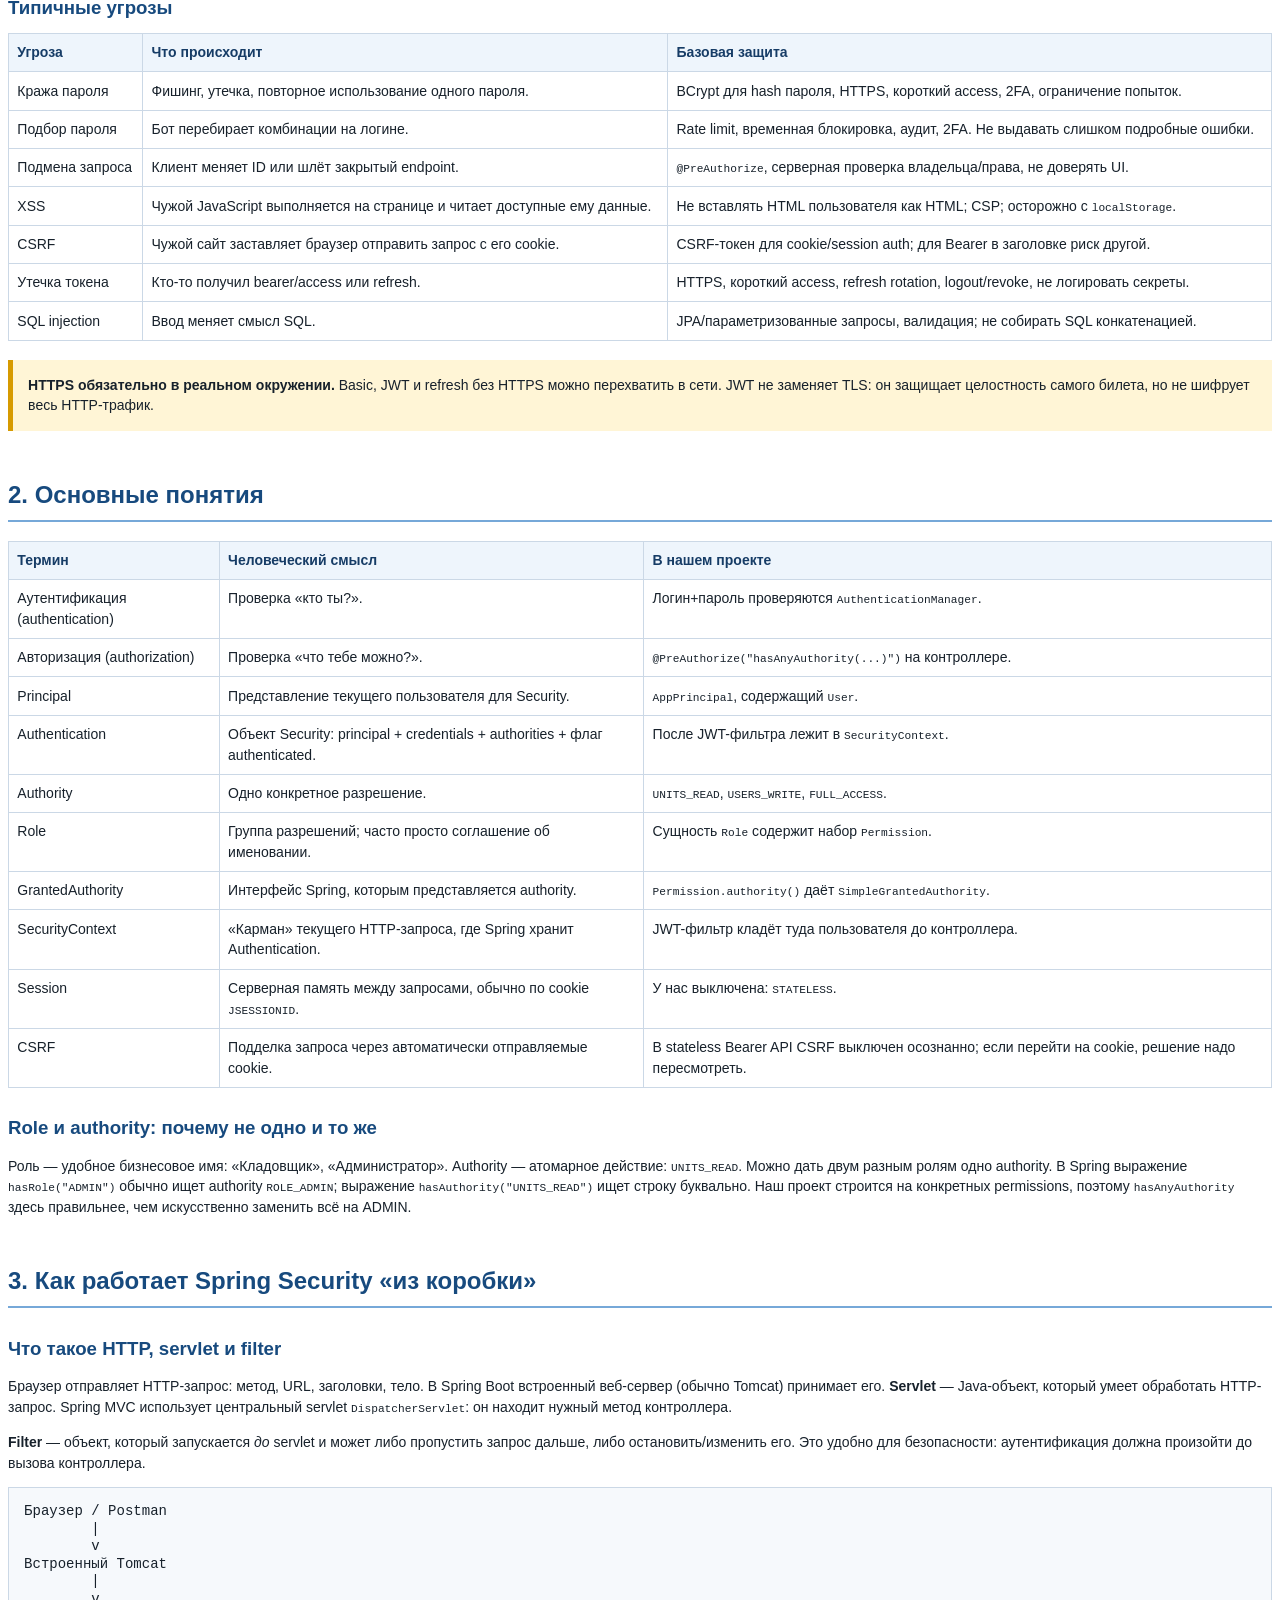
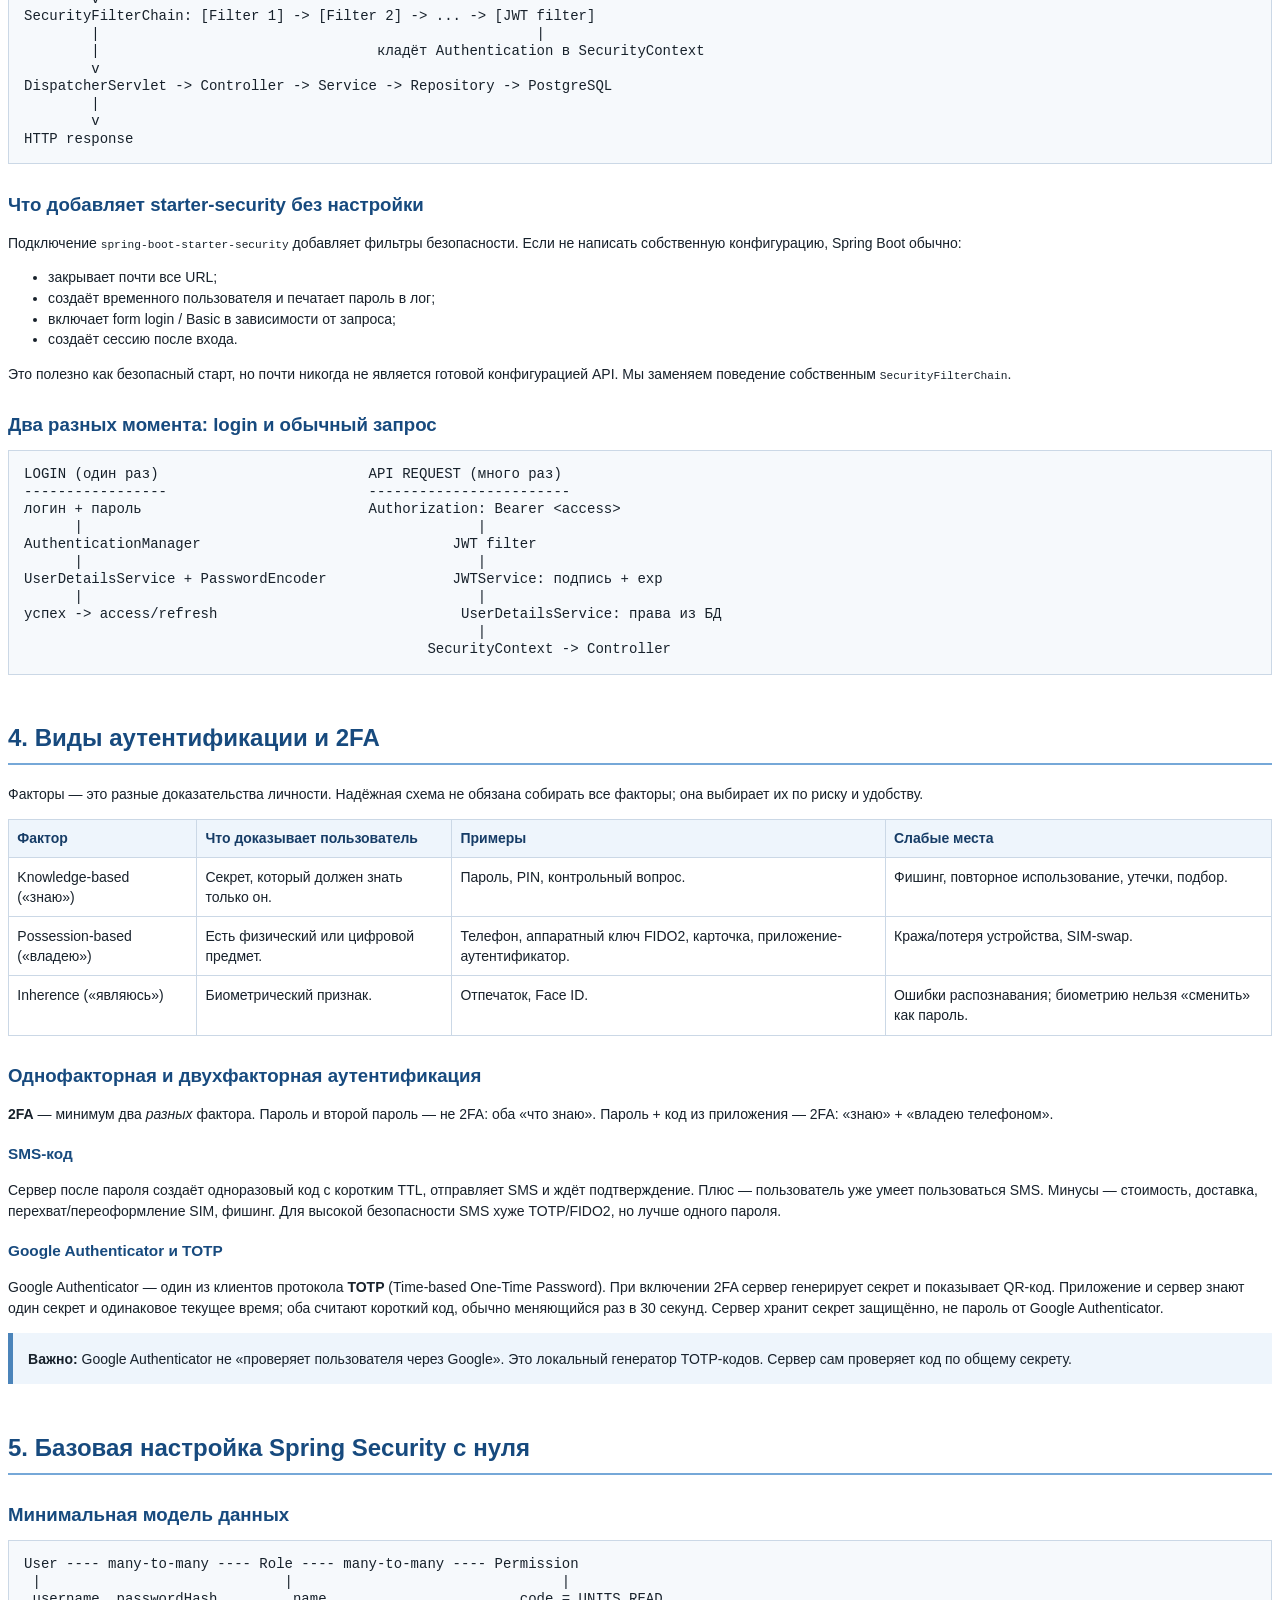
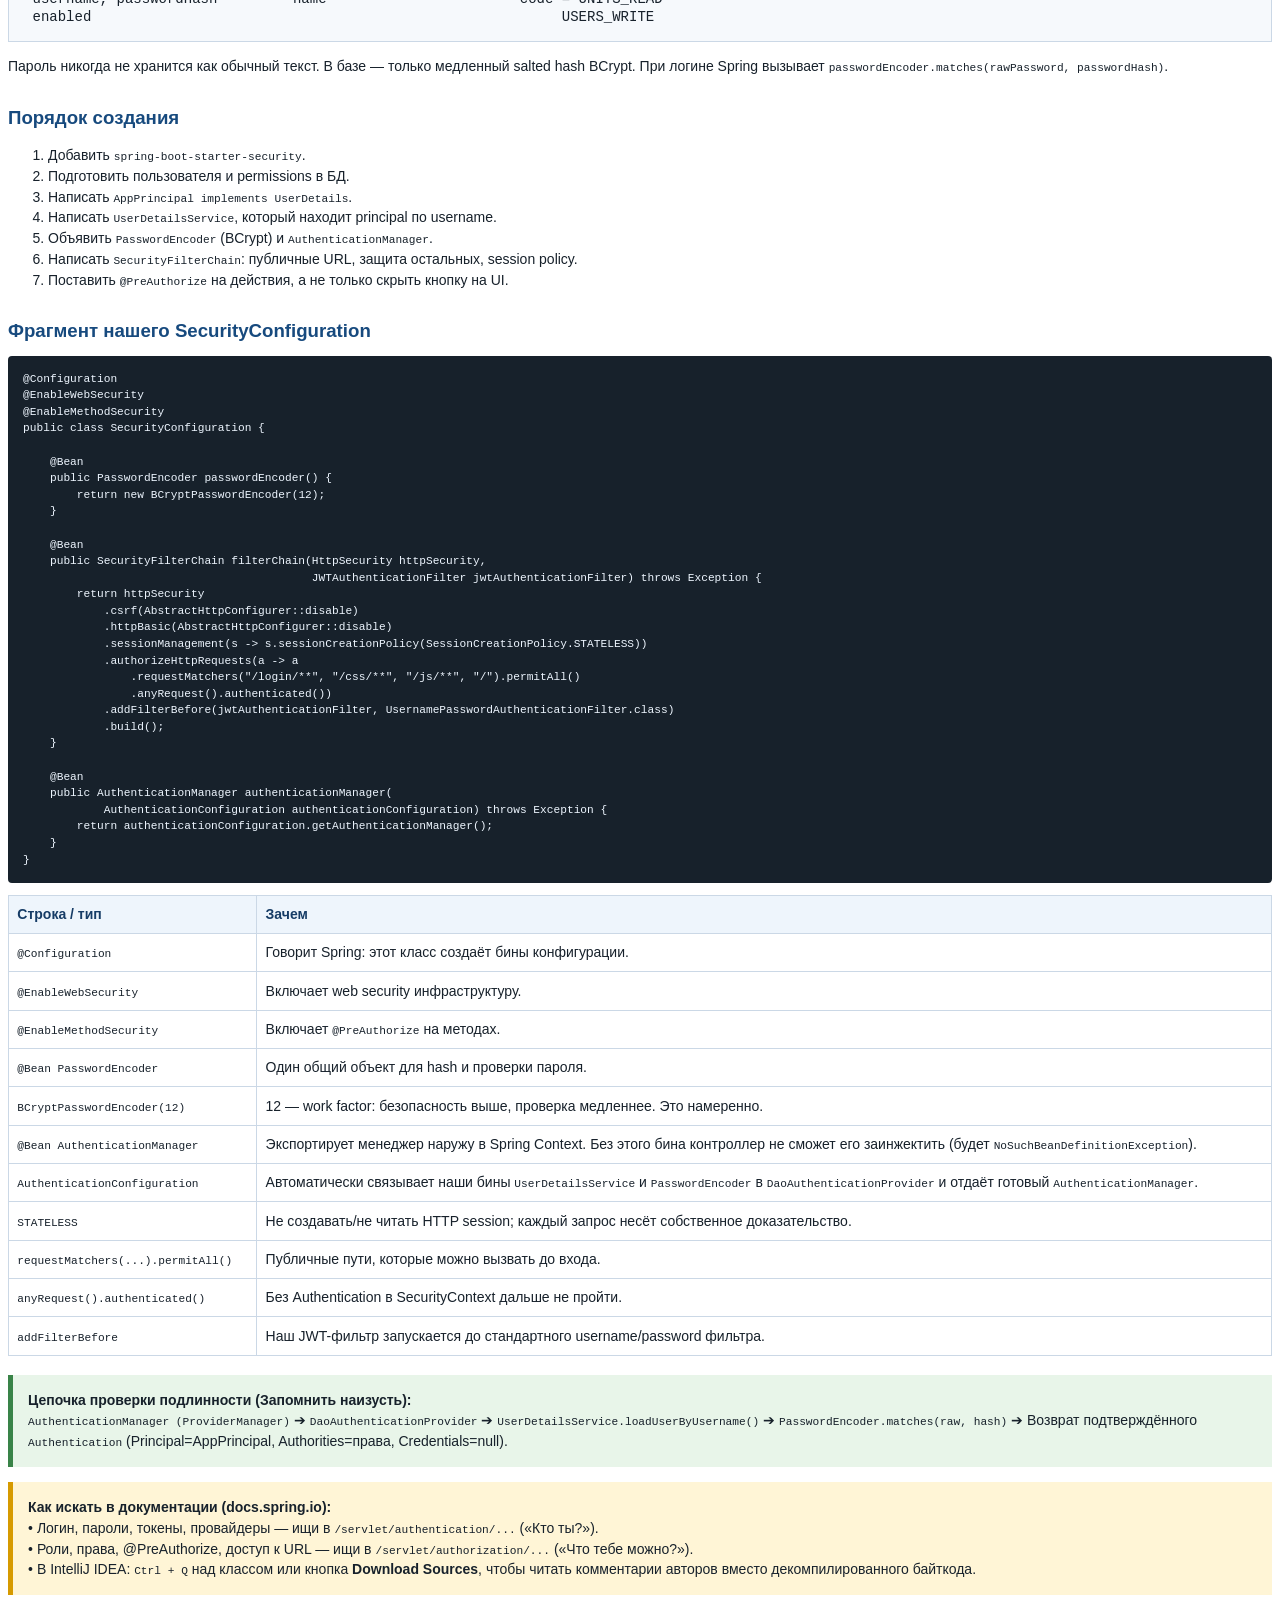
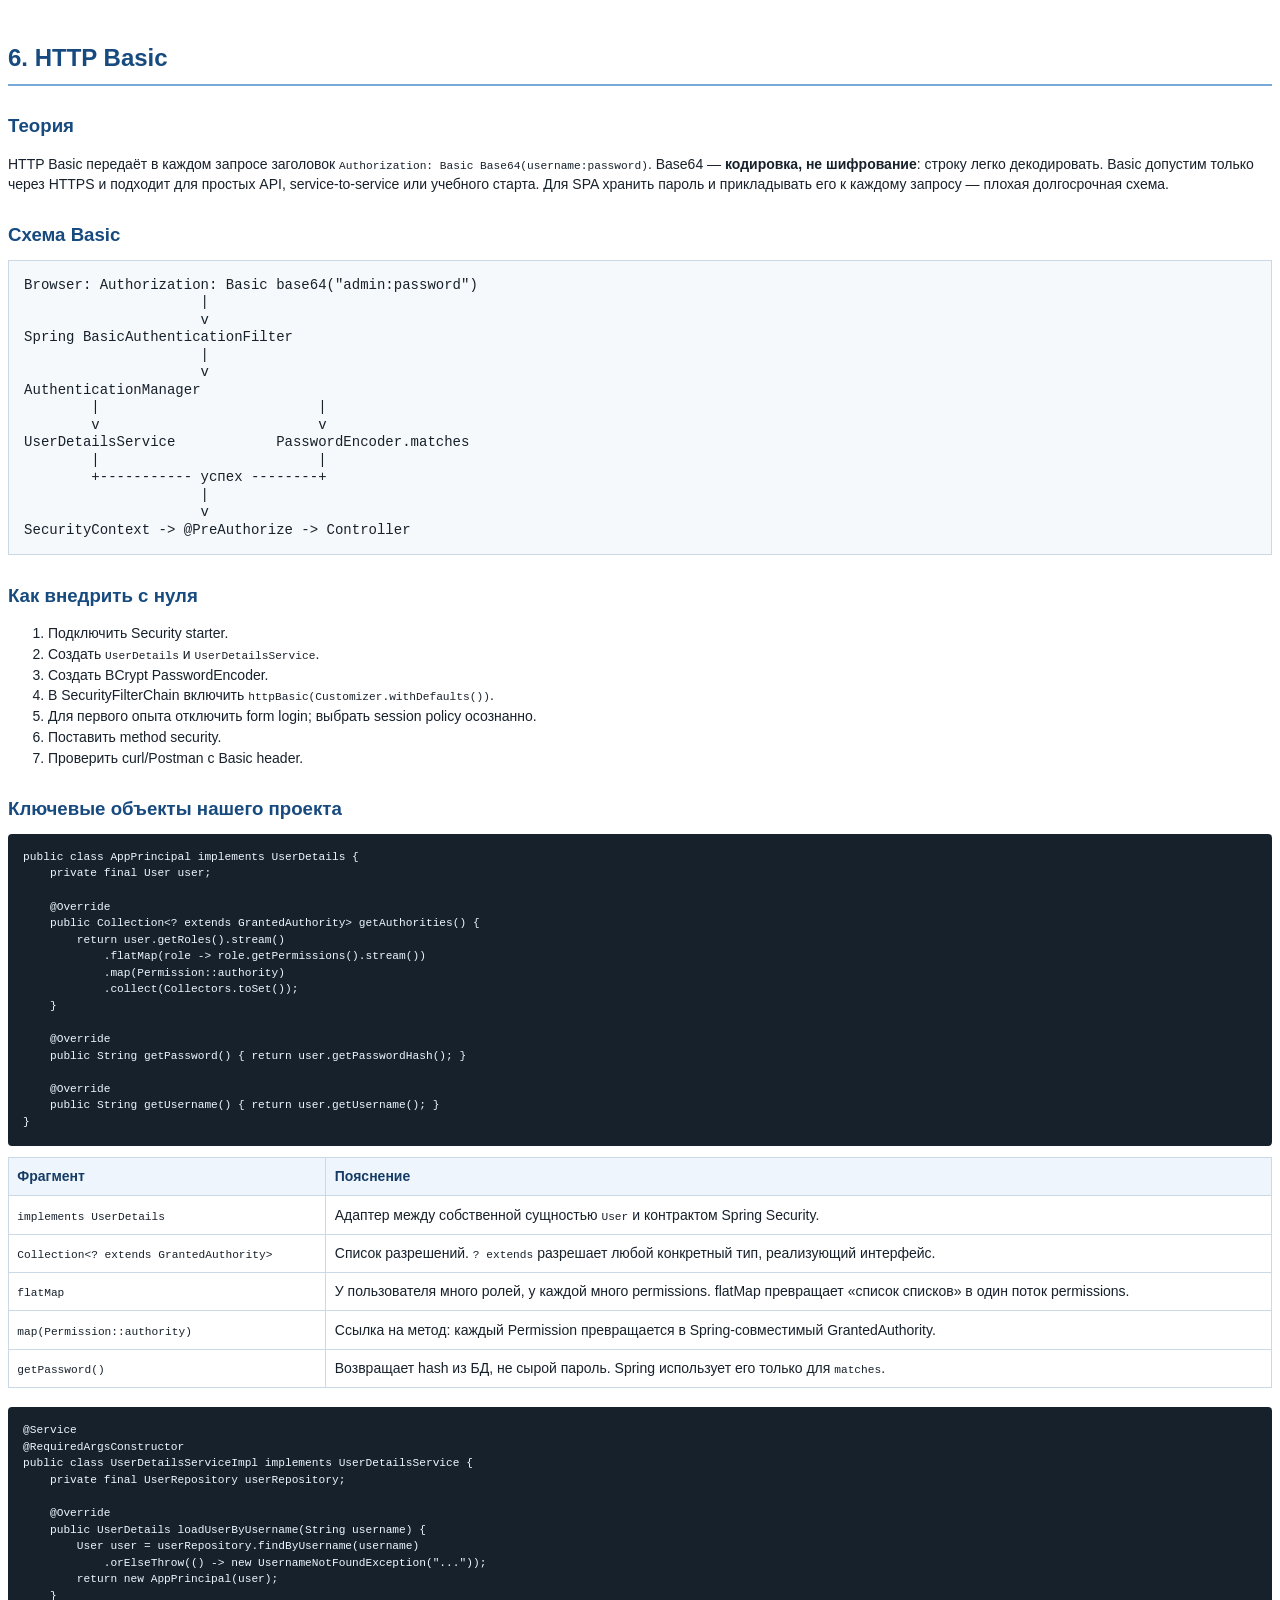
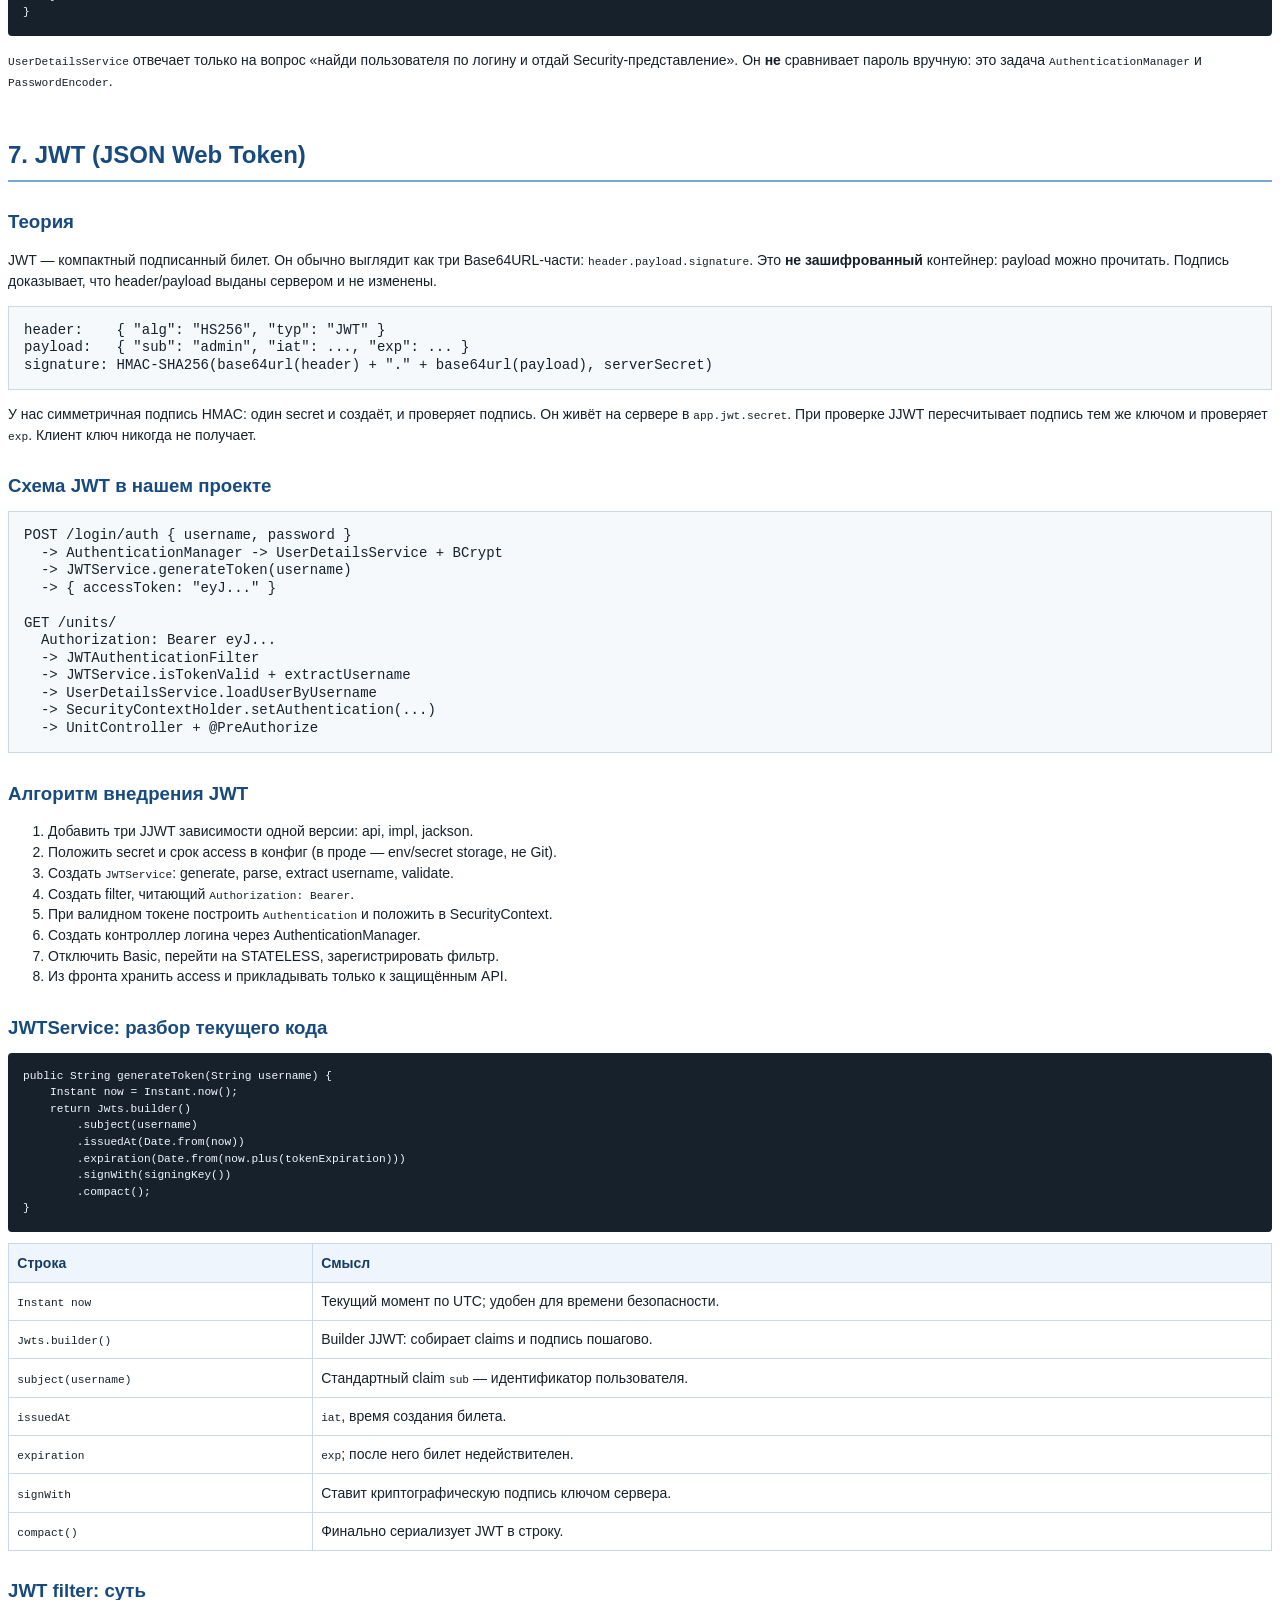
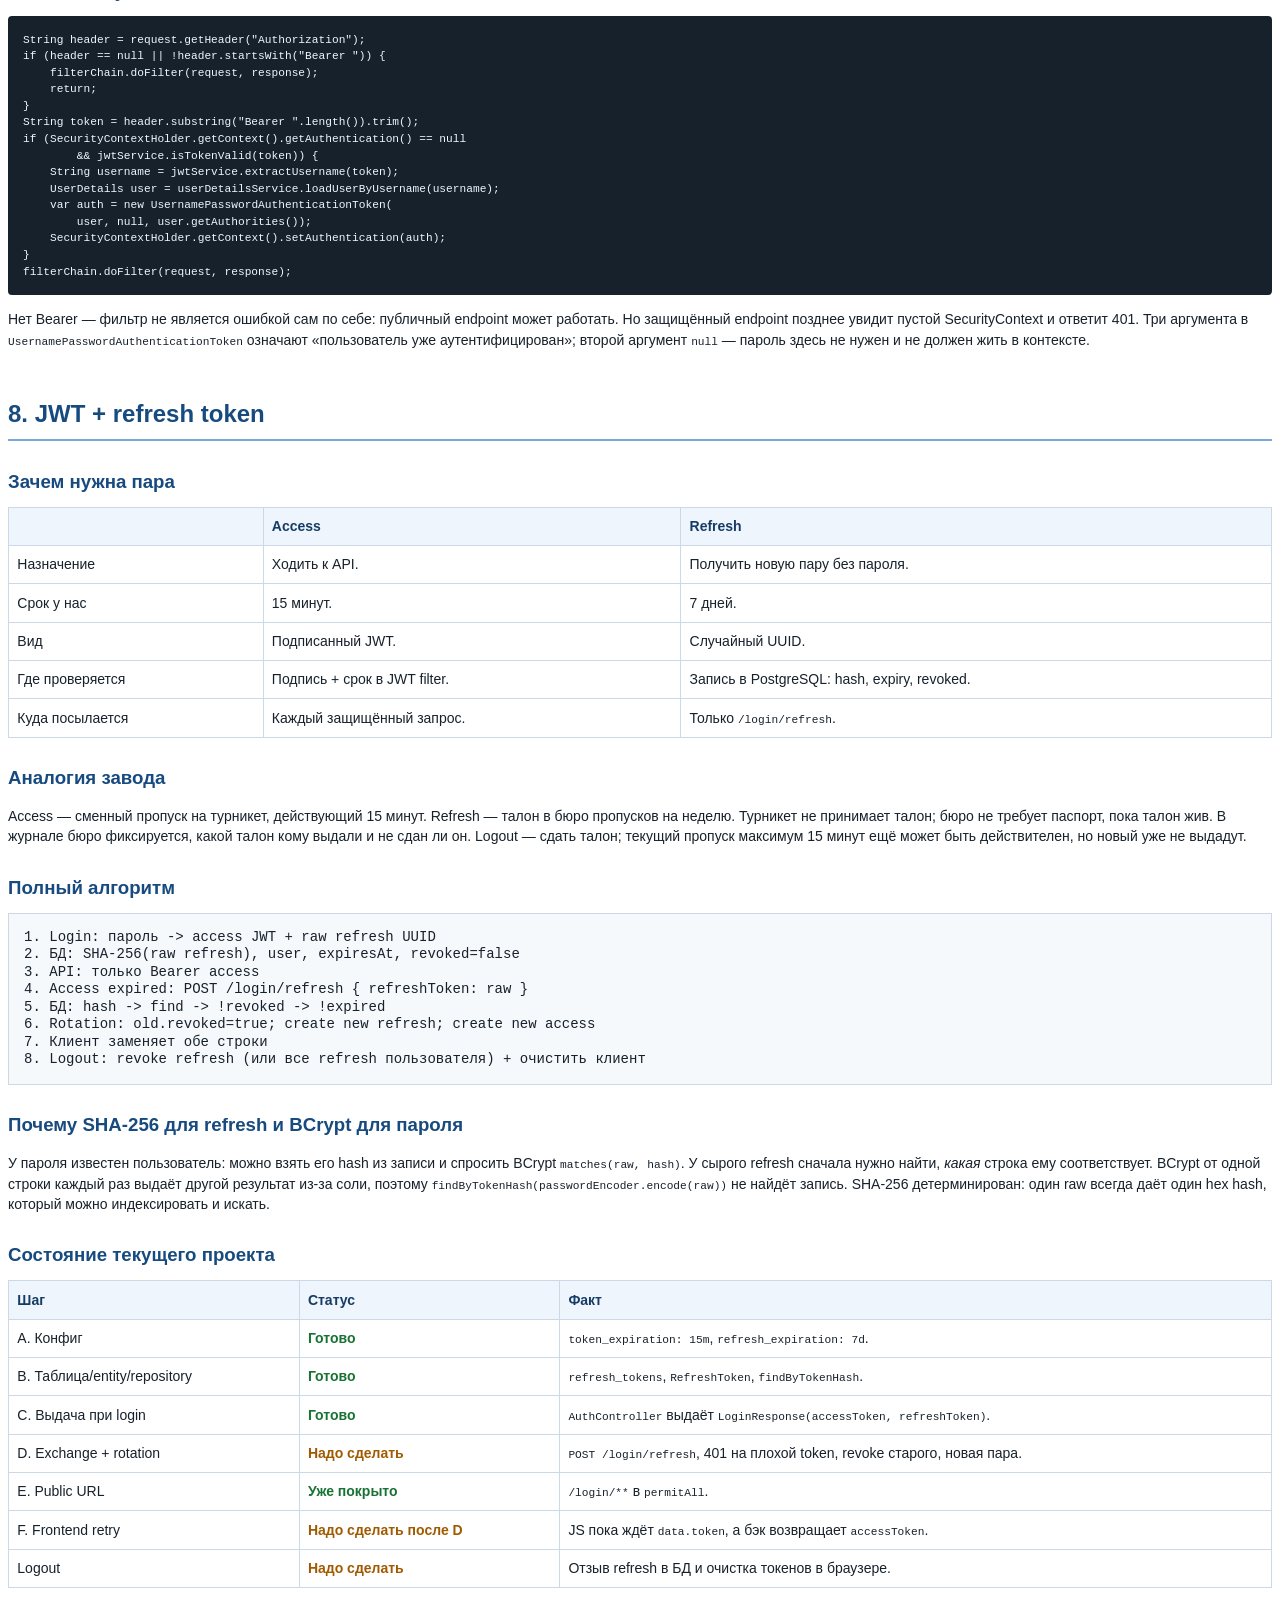
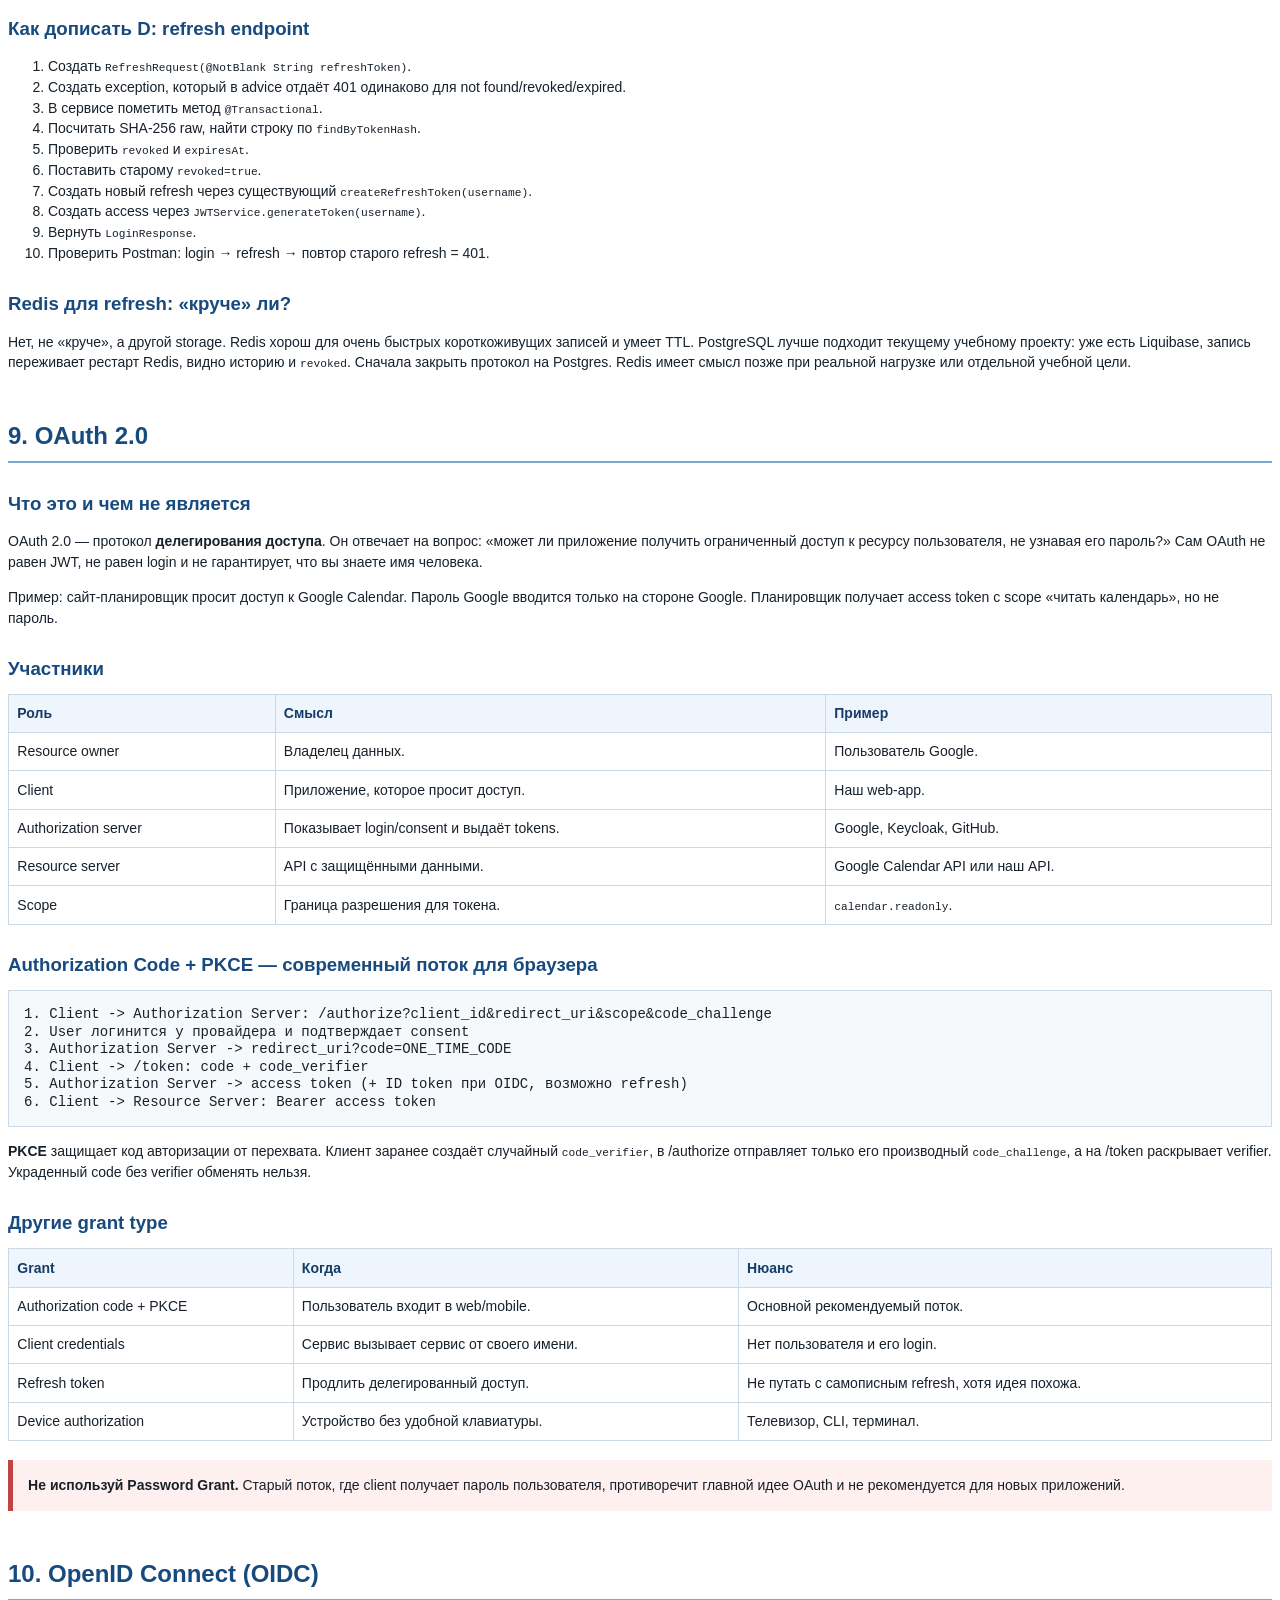
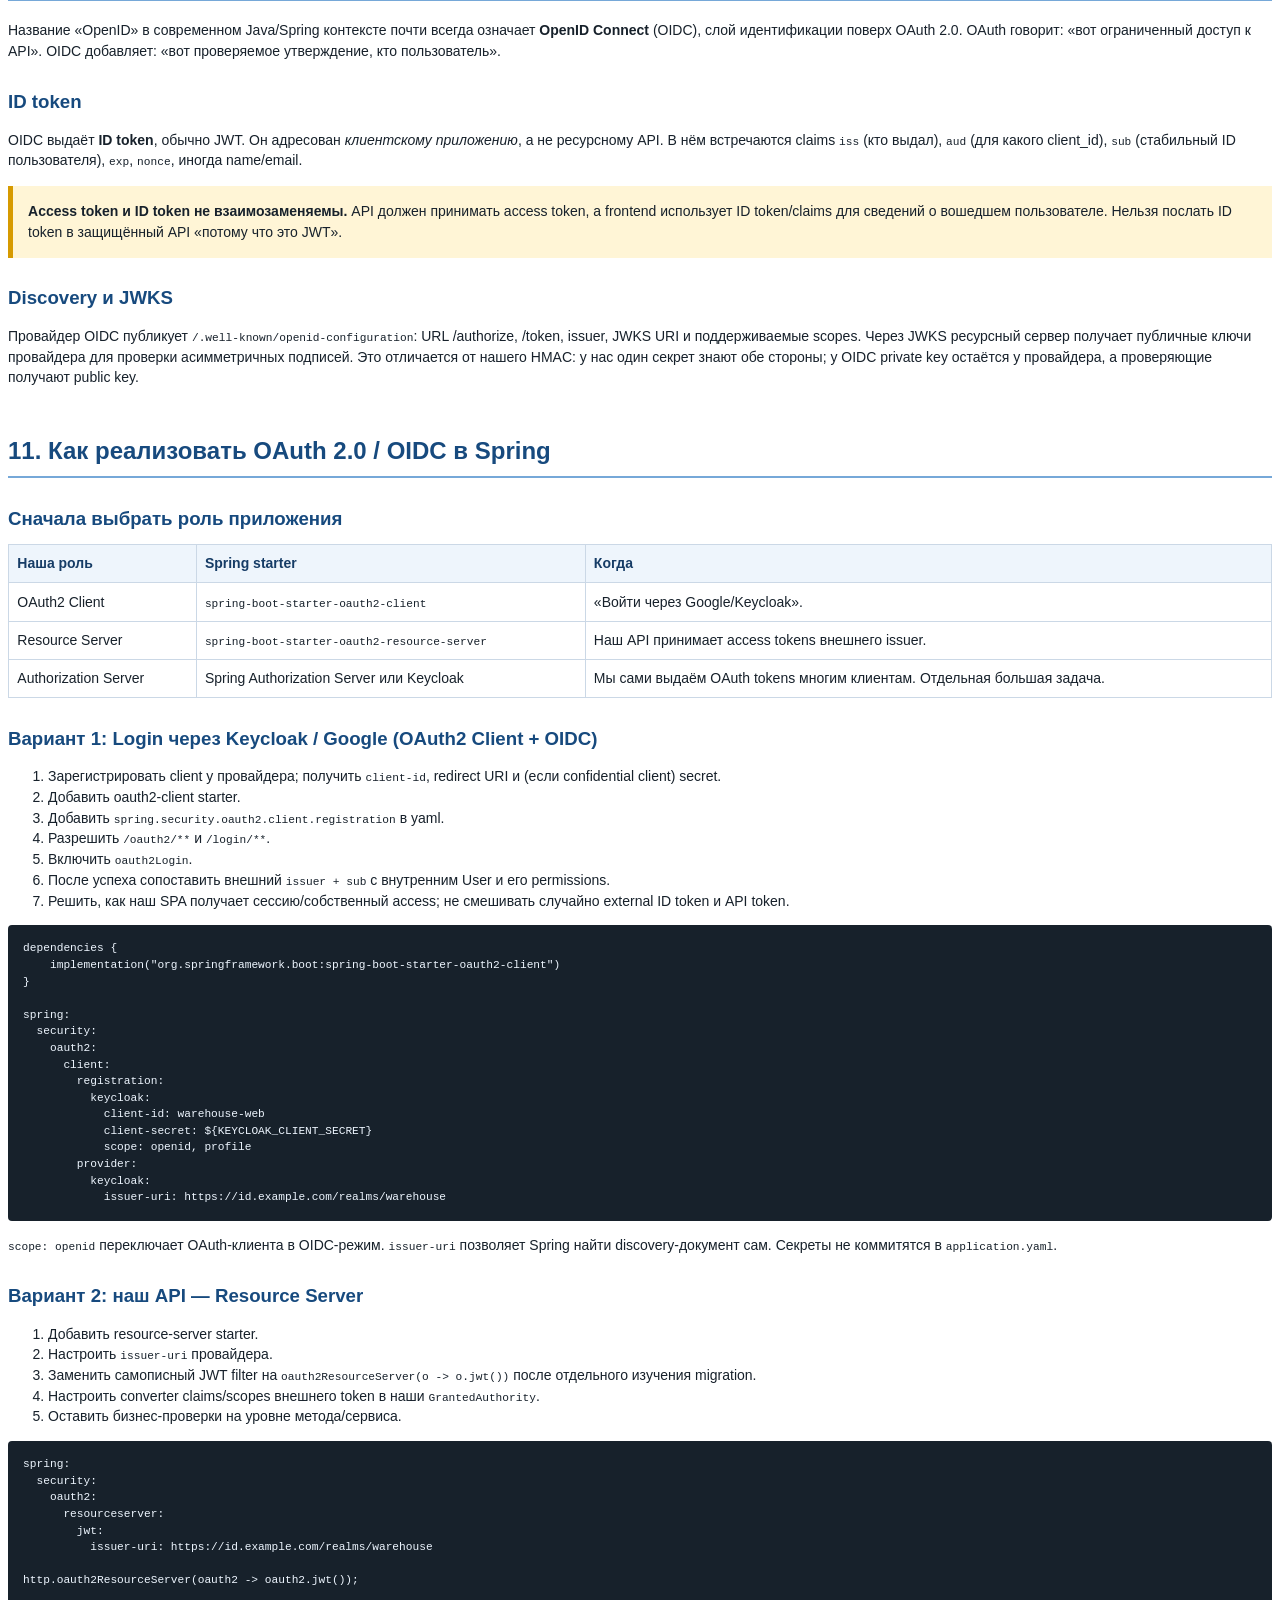
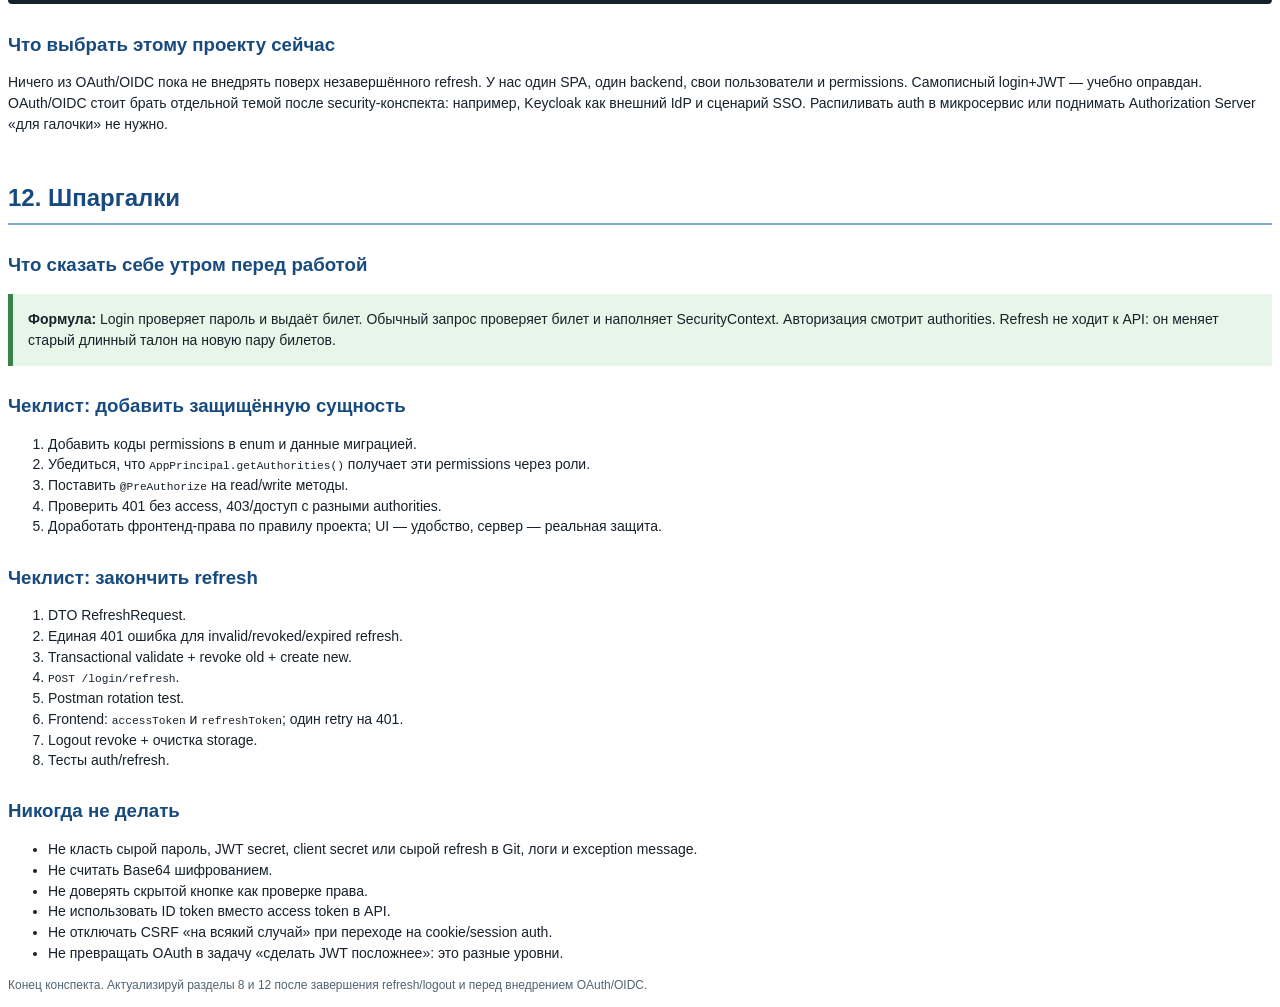
<file: docs/notes/security/spring-security-cheatsheet.html>
<!doctype html>
<html lang="ru">
<head>
<meta charset="utf-8">
<title>Spring Security — конспект для warehouse-spring-demo</title>
<style>
@page { size: A4; margin: 16mm 14mm 18mm; }
:root { --blue:#174a7e; --light:#eef5fc; --line:#cbd8e6; --green:#e8f5e9; --warn:#fff5d6; --red:#fff0f0; }
* { box-sizing:border-box; }
body { font-family:"Segoe UI",Arial,sans-serif; line-height:1.48; color:#17212b; font-size:10.5pt; }
h1,h2,h3,h4 { color:var(--blue); page-break-after:avoid; }
h1 { font-size:26pt; line-height:1.15; margin:0 0 8mm; }
h2 { font-size:18pt; border-bottom:2px solid #76a8d8; padding-bottom:2mm; margin:12mm 0 5mm; }
h3 { font-size:14pt; margin:7mm 0 3mm; }
h4 { font-size:11.5pt; margin:5mm 0 2mm; }
p,li { orphans:3; widows:3; }
code,pre { font-family:Consolas,"Courier New",monospace; font-size:8.4pt; }
pre { white-space:pre-wrap; background:#17212b; color:#eef6ff; border-radius:4px; padding:4mm; overflow-wrap:anywhere; page-break-inside:avoid; }
table { width:100%; border-collapse:collapse; margin:3mm 0 5mm; page-break-inside:avoid; }
th,td { border:1px solid var(--line); padding:2.2mm; vertical-align:top; }
th { background:var(--light); color:#163c66; text-align:left; }
.cover { min-height:245mm; display:flex; flex-direction:column; justify-content:center; }
.subtitle { color:#4b647b; font-size:14pt; }
.meta { margin-top:18mm; padding:5mm; background:var(--light); border-left:5px solid var(--blue); }
.toc { columns:2; column-gap:10mm; }
.toc a { color:var(--blue); text-decoration:none; display:block; margin:1.2mm 0; }
.box { padding:4mm; border-left:5px solid #4b84ba; background:var(--light); margin:4mm 0; page-break-inside:avoid; }
.warning { background:var(--warn); border-left-color:#d69a00; }
.danger { background:var(--red); border-left-color:#c34343; }
.ok { background:var(--green); border-left-color:#398348; }
.diagram { font-family:Consolas,"Courier New",monospace; white-space:pre-wrap; background:#f6f9fc; border:1px solid var(--line); padding:4mm; line-height:1.25; page-break-inside:avoid; }
.pagebreak { page-break-before:always; }
.small { font-size:9pt; color:#526372; }
.status-done { color:#187233; font-weight:700; }
.status-todo { color:#a05a00; font-weight:700; }
</style>
</head>
<body>

<section class="cover">
<h1>Spring Security<br>от первого фильтра до JWT, refresh и OAuth 2.0</h1>
<p class="subtitle">Подробный учебный конспект для проекта <code>warehouse-spring-demo</code></p>
<div class="meta">
<p><b>Версия контекста:</b> август 2026. Java 17, Spring Boot 3.5.5, Spring Security 6, JJWT 0.13.0, PostgreSQL, Liquibase.</p>
<p><b>Как читать:</b> сначала понять модель «завода», затем сверяться со схемами, потом смотреть алгоритм и код. Кодовые примеры привязаны к текущему репозиторию; refresh-обмен и logout на момент создания документа ещё не завершены.</p>
</div>
</section>

<h2>Оглавление</h2>
<nav class="toc">
<a href="#why">1. Зачем веб-приложению безопасность</a>
<a href="#terms">2. Словарь основных понятий</a>
<a href="#web">3. HTTP, сервлеты, фильтры и Spring Security «из коробки»</a>
<a href="#auth-types">4. Виды аутентификации и 2FA</a>
<a href="#base">5. Базовая настройка Spring Security</a>
<a href="#basic">6. HTTP Basic: теория и реализация</a>
<a href="#jwt">7. JWT: теория и реализация</a>
<a href="#refresh">8. JWT + refresh token</a>
<a href="#oauth">9. OAuth 2.0</a>
<a href="#oidc">10. OpenID Connect</a>
<a href="#oauth-implementation">11. Как реализовать OAuth 2.0 / OIDC</a>
<a href="#checklist">12. Шпаргалки и порядок действий</a>
</nav>

<h2 id="why">1. Зачем веб-приложению безопасность</h2>
<p>Веб-приложение получает запросы из недоверенной среды: браузера пользователя, мобильного клиента, curl, Postman или программы злоумышленника. Нельзя считать, что кнопка, скрытая в интерфейсе, защищает сервер: запрос к <code>POST /units</code> можно отправить вручную. Защита должна жить на сервере.</p>

<h3>Три базовые цели</h3>
<table><tr><th>Цель</th><th>Простой вопрос</th><th>Пример в проекте</th></tr>
<tr><td>Конфиденциальность</td><td>Кто не должен увидеть данные?</td><td>Пароль не возвращается из API; refresh в БД хранится только как hash.</td></tr>
<tr><td>Целостность</td><td>Кто не должен изменить данные?</td><td>Пользователь с <code>UNITS_READ</code> не может создать единицу.</td></tr>
<tr><td>Доступность</td><td>Кто не должен «уронить» сервис?</td><td>Ограничения запросов, защита от перебора паролей, разумные таймауты.</td></tr></table>

<h3>Типичные угрозы</h3>
<table><tr><th>Угроза</th><th>Что происходит</th><th>Базовая защита</th></tr>
<tr><td>Кража пароля</td><td>Фишинг, утечка, повторное использование одного пароля.</td><td>BCrypt для hash пароля, HTTPS, короткий access, 2FA, ограничение попыток.</td></tr>
<tr><td>Подбор пароля</td><td>Бот перебирает комбинации на логине.</td><td>Rate limit, временная блокировка, аудит, 2FA. Не выдавать слишком подробные ошибки.</td></tr>
<tr><td>Подмена запроса</td><td>Клиент меняет ID или шлёт закрытый endpoint.</td><td><code>@PreAuthorize</code>, серверная проверка владельца/права, не доверять UI.</td></tr>
<tr><td>XSS</td><td>Чужой JavaScript выполняется на странице и читает доступные ему данные.</td><td>Не вставлять HTML пользователя как HTML; CSP; осторожно с <code>localStorage</code>.</td></tr>
<tr><td>CSRF</td><td>Чужой сайт заставляет браузер отправить запрос с его cookie.</td><td>CSRF-токен для cookie/session auth; для Bearer в заголовке риск другой.</td></tr>
<tr><td>Утечка токена</td><td>Кто-то получил bearer/access или refresh.</td><td>HTTPS, короткий access, refresh rotation, logout/revoke, не логировать секреты.</td></tr>
<tr><td>SQL injection</td><td>Ввод меняет смысл SQL.</td><td>JPA/параметризованные запросы, валидация; не собирать SQL конкатенацией.</td></tr></table>

<div class="box warning"><b>HTTPS обязательно в реальном окружении.</b> Basic, JWT и refresh без HTTPS можно перехватить в сети. JWT не заменяет TLS: он защищает целостность самого билета, но не шифрует весь HTTP-трафик.</div>

<h2 id="terms">2. Основные понятия</h2>
<table><tr><th>Термин</th><th>Человеческий смысл</th><th>В нашем проекте</th></tr>
<tr><td>Аутентификация (authentication)</td><td>Проверка «кто ты?».</td><td>Логин+пароль проверяются <code>AuthenticationManager</code>.</td></tr>
<tr><td>Авторизация (authorization)</td><td>Проверка «что тебе можно?».</td><td><code>@PreAuthorize("hasAnyAuthority(...)")</code> на контроллере.</td></tr>
<tr><td>Principal</td><td>Представление текущего пользователя для Security.</td><td><code>AppPrincipal</code>, содержащий <code>User</code>.</td></tr>
<tr><td>Authentication</td><td>Объект Security: principal + credentials + authorities + флаг authenticated.</td><td>После JWT-фильтра лежит в <code>SecurityContext</code>.</td></tr>
<tr><td>Authority</td><td>Одно конкретное разрешение.</td><td><code>UNITS_READ</code>, <code>USERS_WRITE</code>, <code>FULL_ACCESS</code>.</td></tr>
<tr><td>Role</td><td>Группа разрешений; часто просто соглашение об именовании.</td><td>Сущность <code>Role</code> содержит набор <code>Permission</code>.</td></tr>
<tr><td>GrantedAuthority</td><td>Интерфейс Spring, которым представляется authority.</td><td><code>Permission.authority()</code> даёт <code>SimpleGrantedAuthority</code>.</td></tr>
<tr><td>SecurityContext</td><td>«Карман» текущего HTTP-запроса, где Spring хранит Authentication.</td><td>JWT-фильтр кладёт туда пользователя до контроллера.</td></tr>
<tr><td>Session</td><td>Серверная память между запросами, обычно по cookie <code>JSESSIONID</code>.</td><td>У нас выключена: <code>STATELESS</code>.</td></tr>
<tr><td>CSRF</td><td>Подделка запроса через автоматически отправляемые cookie.</td><td>В stateless Bearer API CSRF выключен осознанно; если перейти на cookie, решение надо пересмотреть.</td></tr></table>

<h3>Role и authority: почему не одно и то же</h3>
<p>Роль — удобное бизнесовое имя: «Кладовщик», «Администратор». Authority — атомарное действие: <code>UNITS_READ</code>. Можно дать двум разным ролям одно authority. В Spring выражение <code>hasRole("ADMIN")</code> обычно ищет authority <code>ROLE_ADMIN</code>; выражение <code>hasAuthority("UNITS_READ")</code> ищет строку буквально. Наш проект строится на конкретных permissions, поэтому <code>hasAnyAuthority</code> здесь правильнее, чем искусственно заменить всё на ADMIN.</p>

<h2 id="web">3. Как работает Spring Security «из коробки»</h2>
<h3>Что такое HTTP, servlet и filter</h3>
<p>Браузер отправляет HTTP-запрос: метод, URL, заголовки, тело. В Spring Boot встроенный веб-сервер (обычно Tomcat) принимает его. <b>Servlet</b> — Java-объект, который умеет обработать HTTP-запрос. Spring MVC использует центральный servlet <code>DispatcherServlet</code>: он находит нужный метод контроллера.</p>
<p><b>Filter</b> — объект, который запускается <i>до</i> servlet и может либо пропустить запрос дальше, либо остановить/изменить его. Это удобно для безопасности: аутентификация должна произойти до вызова контроллера.</p>

<div class="diagram">Браузер / Postman
        |
        v
Встроенный Tomcat
        |
        v
SecurityFilterChain: [Filter 1] -> [Filter 2] -> ... -> [JWT filter]
        |                                                    |
        |                                 кладёт Authentication в SecurityContext
        v
DispatcherServlet -> Controller -> Service -> Repository -> PostgreSQL
        |
        v
HTTP response</div>

<h3>Что добавляет starter-security без настройки</h3>
<p>Подключение <code>spring-boot-starter-security</code> добавляет фильтры безопасности. Если не написать собственную конфигурацию, Spring Boot обычно:</p>
<ul><li>закрывает почти все URL;</li><li>создаёт временного пользователя и печатает пароль в лог;</li><li>включает form login / Basic в зависимости от запроса;</li><li>создаёт сессию после входа.</li></ul>
<p>Это полезно как безопасный старт, но почти никогда не является готовой конфигурацией API. Мы заменяем поведение собственным <code>SecurityFilterChain</code>.</p>

<h3>Два разных момента: login и обычный запрос</h3>
<div class="diagram">LOGIN (один раз)                         API REQUEST (много раз)
-----------------                        ------------------------
логин + пароль                           Authorization: Bearer &lt;access&gt;
      |                                               |
AuthenticationManager                              JWT filter
      |                                               |
UserDetailsService + PasswordEncoder               JWTService: подпись + exp
      |                                               |
успех -> access/refresh                             UserDetailsService: права из БД
                                                      |
                                                SecurityContext -> Controller</div>

<h2 id="auth-types">4. Виды аутентификации и 2FA</h2>
<p>Факторы — это разные доказательства личности. Надёжная схема не обязана собирать все факторы; она выбирает их по риску и удобству.</p>
<table><tr><th>Фактор</th><th>Что доказывает пользователь</th><th>Примеры</th><th>Слабые места</th></tr>
<tr><td>Knowledge-based («знаю»)</td><td>Секрет, который должен знать только он.</td><td>Пароль, PIN, контрольный вопрос.</td><td>Фишинг, повторное использование, утечки, подбор.</td></tr>
<tr><td>Possession-based («владею»)</td><td>Есть физический или цифровой предмет.</td><td>Телефон, аппаратный ключ FIDO2, карточка, приложение-аутентификатор.</td><td>Кража/потеря устройства, SIM-swap.</td></tr>
<tr><td>Inherence («являюсь»)</td><td>Биометрический признак.</td><td>Отпечаток, Face ID.</td><td>Ошибки распознавания; биометрию нельзя «сменить» как пароль.</td></tr></table>

<h3>Однофакторная и двухфакторная аутентификация</h3>
<p><b>2FA</b> — минимум два <i>разных</i> фактора. Пароль и второй пароль — не 2FA: оба «что знаю». Пароль + код из приложения — 2FA: «знаю» + «владею телефоном».</p>

<h4>SMS-код</h4>
<p>Сервер после пароля создаёт одноразовый код с коротким TTL, отправляет SMS и ждёт подтверждение. Плюс — пользователь уже умеет пользоваться SMS. Минусы — стоимость, доставка, перехват/переоформление SIM, фишинг. Для высокой безопасности SMS хуже TOTP/FIDO2, но лучше одного пароля.</p>

<h4>Google Authenticator и TOTP</h4>
<p>Google Authenticator — один из клиентов протокола <b>TOTP</b> (Time-based One-Time Password). При включении 2FA сервер генерирует секрет и показывает QR-код. Приложение и сервер знают один секрет и одинаковое текущее время; оба считают короткий код, обычно меняющийся раз в 30 секунд. Сервер хранит секрет защищённо, не пароль от Google Authenticator.</p>
<div class="box"><b>Важно:</b> Google Authenticator не «проверяет пользователя через Google». Это локальный генератор TOTP-кодов. Сервер сам проверяет код по общему секрету.</div>

<h2 id="base">5. Базовая настройка Spring Security с нуля</h2>
<h3>Минимальная модель данных</h3>
<div class="diagram">User ---- many-to-many ---- Role ---- many-to-many ---- Permission
 |                             |                                |
 username, passwordHash         name                       code = UNITS_READ
 enabled                                                        USERS_WRITE</div>
<p>Пароль никогда не хранится как обычный текст. В базе — только медленный salted hash BCrypt. При логине Spring вызывает <code>passwordEncoder.matches(rawPassword, passwordHash)</code>.</p>

<h3>Порядок создания</h3>
<ol>
<li>Добавить <code>spring-boot-starter-security</code>.</li>
<li>Подготовить пользователя и permissions в БД.</li>
<li>Написать <code>AppPrincipal implements UserDetails</code>.</li>
<li>Написать <code>UserDetailsService</code>, который находит principal по username.</li>
<li>Объявить <code>PasswordEncoder</code> (BCrypt) и <code>AuthenticationManager</code>.</li>
<li>Написать <code>SecurityFilterChain</code>: публичные URL, защита остальных, session policy.</li>
<li>Поставить <code>@PreAuthorize</code> на действия, а не только скрыть кнопку на UI.</li>
</ol>

<h3>Фрагмент нашего SecurityConfiguration</h3>
<pre>@Configuration
@EnableWebSecurity
@EnableMethodSecurity
public class SecurityConfiguration {

    @Bean
    public PasswordEncoder passwordEncoder() {
        return new BCryptPasswordEncoder(12);
    }

    @Bean
    public SecurityFilterChain filterChain(HttpSecurity httpSecurity,
                                           JWTAuthenticationFilter jwtAuthenticationFilter) throws Exception {
        return httpSecurity
            .csrf(AbstractHttpConfigurer::disable)
            .httpBasic(AbstractHttpConfigurer::disable)
            .sessionManagement(s -&gt; s.sessionCreationPolicy(SessionCreationPolicy.STATELESS))
            .authorizeHttpRequests(a -&gt; a
                .requestMatchers("/login/**", "/css/**", "/js/**", "/").permitAll()
                .anyRequest().authenticated())
            .addFilterBefore(jwtAuthenticationFilter, UsernamePasswordAuthenticationFilter.class)
            .build();
    }

    @Bean
    public AuthenticationManager authenticationManager(
            AuthenticationConfiguration authenticationConfiguration) throws Exception {
        return authenticationConfiguration.getAuthenticationManager();
    }
}</pre>
<table><tr><th>Строка / тип</th><th>Зачем</th></tr>
<tr><td><code>@Configuration</code></td><td>Говорит Spring: этот класс создаёт бины конфигурации.</td></tr>
<tr><td><code>@EnableWebSecurity</code></td><td>Включает web security инфраструктуру.</td></tr>
<tr><td><code>@EnableMethodSecurity</code></td><td>Включает <code>@PreAuthorize</code> на методах.</td></tr>
<tr><td><code>@Bean PasswordEncoder</code></td><td>Один общий объект для hash и проверки пароля.</td></tr>
<tr><td><code>BCryptPasswordEncoder(12)</code></td><td>12 — work factor: безопасность выше, проверка медленнее. Это намеренно.</td></tr>
<tr><td><code>@Bean AuthenticationManager</code></td><td>Экспортирует менеджер наружу в Spring Context. Без этого бина контроллер не сможет его заинжектить (будет <code>NoSuchBeanDefinitionException</code>).</td></tr>
<tr><td><code>AuthenticationConfiguration</code></td><td>Автоматически связывает наши бины <code>UserDetailsService</code> и <code>PasswordEncoder</code> в <code>DaoAuthenticationProvider</code> и отдаёт готовый <code>AuthenticationManager</code>.</td></tr>
<tr><td><code>STATELESS</code></td><td>Не создавать/не читать HTTP session; каждый запрос несёт собственное доказательство.</td></tr>
<tr><td><code>requestMatchers(...).permitAll()</code></td><td>Публичные пути, которые можно вызвать до входа.</td></tr>
<tr><td><code>anyRequest().authenticated()</code></td><td>Без Authentication в SecurityContext дальше не пройти.</td></tr>
<tr><td><code>addFilterBefore</code></td><td>Наш JWT-фильтр запускается до стандартного username/password фильтра.</td></tr></table>

<div class="box ok">
<b>Цепочка проверки подлинности (Запомнить наизусть):</b><br>
<code>AuthenticationManager (ProviderManager)</code> ➔ <code>DaoAuthenticationProvider</code> ➔ <code>UserDetailsService.loadUserByUsername()</code> ➔ <code>PasswordEncoder.matches(raw, hash)</code> ➔ Возврат подтверждённого <code>Authentication</code> (Principal=AppPrincipal, Authorities=права, Credentials=null).
</div>

<div class="box warning">
<b>Как искать в документации (docs.spring.io):</b><br>
• Логин, пароли, токены, провайдеры — ищи в <code>/servlet/authentication/...</code> («Кто ты?»).<br>
• Роли, права, @PreAuthorize, доступ к URL — ищи в <code>/servlet/authorization/...</code> («Что тебе можно?»).<br>
• В IntelliJ IDEA: <code>Ctrl + Q</code> над классом или кнопка <b>Download Sources</b>, чтобы читать комментарии авторов вместо декомпилированного байткода.
</div>

<h2 id="basic">6. HTTP Basic</h2>
<h3>Теория</h3>
<p>HTTP Basic передаёт в каждом запросе заголовок <code>Authorization: Basic Base64(username:password)</code>. Base64 — <b>кодировка, не шифрование</b>: строку легко декодировать. Basic допустим только через HTTPS и подходит для простых API, service-to-service или учебного старта. Для SPA хранить пароль и прикладывать его к каждому запросу — плохая долгосрочная схема.</p>

<h3>Схема Basic</h3>
<div class="diagram">Browser: Authorization: Basic base64("admin:password")
                     |
                     v
Spring BasicAuthenticationFilter
                     |
                     v
AuthenticationManager
        |                          |
        v                          v
UserDetailsService            PasswordEncoder.matches
        |                          |
        +----------- успех --------+
                     |
                     v
SecurityContext -> @PreAuthorize -> Controller</div>

<h3>Как внедрить с нуля</h3>
<ol><li>Подключить Security starter.</li><li>Создать <code>UserDetails</code> и <code>UserDetailsService</code>.</li><li>Создать BCrypt PasswordEncoder.</li><li>В SecurityFilterChain включить <code>httpBasic(Customizer.withDefaults())</code>.</li><li>Для первого опыта отключить form login; выбрать session policy осознанно.</li><li>Поставить method security.</li><li>Проверить curl/Postman с Basic header.</li></ol>

<h3>Ключевые объекты нашего проекта</h3>
<pre>public class AppPrincipal implements UserDetails {
    private final User user;

    @Override
    public Collection&lt;? extends GrantedAuthority&gt; getAuthorities() {
        return user.getRoles().stream()
            .flatMap(role -&gt; role.getPermissions().stream())
            .map(Permission::authority)
            .collect(Collectors.toSet());
    }

    @Override
    public String getPassword() { return user.getPasswordHash(); }

    @Override
    public String getUsername() { return user.getUsername(); }
}</pre>
<table><tr><th>Фрагмент</th><th>Пояснение</th></tr>
<tr><td><code>implements UserDetails</code></td><td>Адаптер между собственной сущностью <code>User</code> и контрактом Spring Security.</td></tr>
<tr><td><code>Collection&lt;? extends GrantedAuthority&gt;</code></td><td>Список разрешений. <code>? extends</code> разрешает любой конкретный тип, реализующий интерфейс.</td></tr>
<tr><td><code>flatMap</code></td><td>У пользователя много ролей, у каждой много permissions. flatMap превращает «список списков» в один поток permissions.</td></tr>
<tr><td><code>map(Permission::authority)</code></td><td>Ссылка на метод: каждый Permission превращается в Spring-совместимый GrantedAuthority.</td></tr>
<tr><td><code>getPassword()</code></td><td>Возвращает hash из БД, не сырой пароль. Spring использует его только для <code>matches</code>.</td></tr></table>

<pre>@Service
@RequiredArgsConstructor
public class UserDetailsServiceImpl implements UserDetailsService {
    private final UserRepository userRepository;

    @Override
    public UserDetails loadUserByUsername(String username) {
        User user = userRepository.findByUsername(username)
            .orElseThrow(() -&gt; new UsernameNotFoundException("..."));
        return new AppPrincipal(user);
    }
}</pre>
<p><code>UserDetailsService</code> отвечает только на вопрос «найди пользователя по логину и отдай Security-представление». Он <b>не</b> сравнивает пароль вручную: это задача <code>AuthenticationManager</code> и <code>PasswordEncoder</code>.</p>

<h2 id="jwt">7. JWT (JSON Web Token)</h2>
<h3>Теория</h3>
<p>JWT — компактный подписанный билет. Он обычно выглядит как три Base64URL-части: <code>header.payload.signature</code>. Это <b>не зашифрованный</b> контейнер: payload можно прочитать. Подпись доказывает, что header/payload выданы сервером и не изменены.</p>
<div class="diagram">header:    { "alg": "HS256", "typ": "JWT" }
payload:   { "sub": "admin", "iat": ..., "exp": ... }
signature: HMAC-SHA256(base64url(header) + "." + base64url(payload), serverSecret)</div>

<p>У нас симметричная подпись HMAC: один secret и создаёт, и проверяет подпись. Он живёт на сервере в <code>app.jwt.secret</code>. При проверке JJWT пересчитывает подпись тем же ключом и проверяет <code>exp</code>. Клиент ключ никогда не получает.</p>

<h3>Схема JWT в нашем проекте</h3>
<div class="diagram">POST /login/auth { username, password }
  -> AuthenticationManager -> UserDetailsService + BCrypt
  -> JWTService.generateToken(username)
  -> { accessToken: "eyJ..." }

GET /units/
  Authorization: Bearer eyJ...
  -> JWTAuthenticationFilter
  -> JWTService.isTokenValid + extractUsername
  -> UserDetailsService.loadUserByUsername
  -> SecurityContextHolder.setAuthentication(...)
  -> UnitController + @PreAuthorize</div>

<h3>Алгоритм внедрения JWT</h3>
<ol><li>Добавить три JJWT зависимости одной версии: api, impl, jackson.</li><li>Положить secret и срок access в конфиг (в проде — env/secret storage, не Git).</li><li>Создать <code>JWTService</code>: generate, parse, extract username, validate.</li><li>Создать filter, читающий <code>Authorization: Bearer</code>.</li><li>При валидном токене построить <code>Authentication</code> и положить в SecurityContext.</li><li>Создать контроллер логина через AuthenticationManager.</li><li>Отключить Basic, перейти на STATELESS, зарегистрировать фильтр.</li><li>Из фронта хранить access и прикладывать только к защищённым API.</li></ol>

<h3>JWTService: разбор текущего кода</h3>
<pre>public String generateToken(String username) {
    Instant now = Instant.now();
    return Jwts.builder()
        .subject(username)
        .issuedAt(Date.from(now))
        .expiration(Date.from(now.plus(tokenExpiration)))
        .signWith(signingKey())
        .compact();
}</pre>
<table><tr><th>Строка</th><th>Смысл</th></tr>
<tr><td><code>Instant now</code></td><td>Текущий момент по UTC; удобен для времени безопасности.</td></tr>
<tr><td><code>Jwts.builder()</code></td><td>Builder JJWT: собирает claims и подпись пошагово.</td></tr>
<tr><td><code>subject(username)</code></td><td>Стандартный claim <code>sub</code> — идентификатор пользователя.</td></tr>
<tr><td><code>issuedAt</code></td><td><code>iat</code>, время создания билета.</td></tr>
<tr><td><code>expiration</code></td><td><code>exp</code>; после него билет недействителен.</td></tr>
<tr><td><code>signWith</code></td><td>Ставит криптографическую подпись ключом сервера.</td></tr>
<tr><td><code>compact()</code></td><td>Финально сериализует JWT в строку.</td></tr></table>

<h3>JWT filter: суть</h3>
<pre>String header = request.getHeader("Authorization");
if (header == null || !header.startsWith("Bearer ")) {
    filterChain.doFilter(request, response);
    return;
}
String token = header.substring("Bearer ".length()).trim();
if (SecurityContextHolder.getContext().getAuthentication() == null
        && jwtService.isTokenValid(token)) {
    String username = jwtService.extractUsername(token);
    UserDetails user = userDetailsService.loadUserByUsername(username);
    var auth = new UsernamePasswordAuthenticationToken(
        user, null, user.getAuthorities());
    SecurityContextHolder.getContext().setAuthentication(auth);
}
filterChain.doFilter(request, response);</pre>
<p>Нет Bearer — фильтр не является ошибкой сам по себе: публичный endpoint может работать. Но защищённый endpoint позднее увидит пустой SecurityContext и ответит 401. Три аргумента в <code>UsernamePasswordAuthenticationToken</code> означают «пользователь уже аутентифицирован»; второй аргумент <code>null</code> — пароль здесь не нужен и не должен жить в контексте.</p>

<h2 id="refresh">8. JWT + refresh token</h2>
<h3>Зачем нужна пара</h3>
<table><tr><th></th><th>Access</th><th>Refresh</th></tr>
<tr><td>Назначение</td><td>Ходить к API.</td><td>Получить новую пару без пароля.</td></tr>
<tr><td>Срок у нас</td><td>15 минут.</td><td>7 дней.</td></tr>
<tr><td>Вид</td><td>Подписанный JWT.</td><td>Случайный UUID.</td></tr>
<tr><td>Где проверяется</td><td>Подпись + срок в JWT filter.</td><td>Запись в PostgreSQL: hash, expiry, revoked.</td></tr>
<tr><td>Куда посылается</td><td>Каждый защищённый запрос.</td><td>Только <code>/login/refresh</code>.</td></tr></table>

<h3>Аналогия завода</h3>
<p>Access — сменный пропуск на турникет, действующий 15 минут. Refresh — талон в бюро пропусков на неделю. Турникет не принимает талон; бюро не требует паспорт, пока талон жив. В журнале бюро фиксируется, какой талон кому выдали и не сдан ли он. Logout — сдать талон; текущий пропуск максимум 15 минут ещё может быть действителен, но новый уже не выдадут.</p>

<h3>Полный алгоритм</h3>
<div class="diagram">1. Login: пароль -> access JWT + raw refresh UUID
2. БД: SHA-256(raw refresh), user, expiresAt, revoked=false
3. API: только Bearer access
4. Access expired: POST /login/refresh { refreshToken: raw }
5. БД: hash -> find -> !revoked -> !expired
6. Rotation: old.revoked=true; create new refresh; create new access
7. Клиент заменяет обе строки
8. Logout: revoke refresh (или все refresh пользователя) + очистить клиент</div>

<h3>Почему SHA-256 для refresh и BCrypt для пароля</h3>
<p>У пароля известен пользователь: можно взять его hash из записи и спросить BCrypt <code>matches(raw, hash)</code>. У сырого refresh сначала нужно найти, <i>какая</i> строка ему соответствует. BCrypt от одной строки каждый раз выдаёт другой результат из-за соли, поэтому <code>findByTokenHash(passwordEncoder.encode(raw))</code> не найдёт запись. SHA-256 детерминирован: один raw всегда даёт один hex hash, который можно индексировать и искать.</p>

<h3>Состояние текущего проекта</h3>
<table><tr><th>Шаг</th><th>Статус</th><th>Факт</th></tr>
<tr><td>A. Конфиг</td><td class="status-done">Готово</td><td><code>token_expiration: 15m</code>, <code>refresh_expiration: 7d</code>.</td></tr>
<tr><td>B. Таблица/entity/repository</td><td class="status-done">Готово</td><td><code>refresh_tokens</code>, <code>RefreshToken</code>, <code>findByTokenHash</code>.</td></tr>
<tr><td>C. Выдача при login</td><td class="status-done">Готово</td><td><code>AuthController</code> выдаёт <code>LoginResponse(accessToken, refreshToken)</code>.</td></tr>
<tr><td>D. Exchange + rotation</td><td class="status-todo">Надо сделать</td><td><code>POST /login/refresh</code>, 401 на плохой token, revoke старого, новая пара.</td></tr>
<tr><td>E. Public URL</td><td class="status-done">Уже покрыто</td><td><code>/login/**</code> в <code>permitAll</code>.</td></tr>
<tr><td>F. Frontend retry</td><td class="status-todo">Надо сделать после D</td><td>JS пока ждёт <code>data.token</code>, а бэк возвращает <code>accessToken</code>.</td></tr>
<tr><td>Logout</td><td class="status-todo">Надо сделать</td><td>Отзыв refresh в БД и очистка токенов в браузере.</td></tr></table>

<h3>Как дописать D: refresh endpoint</h3>
<ol><li>Создать <code>RefreshRequest(@NotBlank String refreshToken)</code>.</li><li>Создать exception, который в advice отдаёт 401 одинаково для not found/revoked/expired.</li><li>В сервисе пометить метод <code>@Transactional</code>.</li><li>Посчитать SHA-256 raw, найти строку по <code>findByTokenHash</code>.</li><li>Проверить <code>revoked</code> и <code>expiresAt</code>.</li><li>Поставить старому <code>revoked=true</code>.</li><li>Создать новый refresh через существующий <code>createRefreshToken(username)</code>.</li><li>Создать access через <code>JWTService.generateToken(username)</code>.</li><li>Вернуть <code>LoginResponse</code>.</li><li>Проверить Postman: login → refresh → повтор старого refresh = 401.</li></ol>

<h3>Redis для refresh: «круче» ли?</h3>
<p>Нет, не «круче», а другой storage. Redis хорош для очень быстрых короткоживущих записей и умеет TTL. PostgreSQL лучше подходит текущему учебному проекту: уже есть Liquibase, запись переживает рестарт Redis, видно историю и <code>revoked</code>. Сначала закрыть протокол на Postgres. Redis имеет смысл позже при реальной нагрузке или отдельной учебной цели.</p>

<h2 id="oauth">9. OAuth 2.0</h2>
<h3>Что это и чем не является</h3>
<p>OAuth 2.0 — протокол <b>делегирования доступа</b>. Он отвечает на вопрос: «может ли приложение получить ограниченный доступ к ресурсу пользователя, не узнавая его пароль?» Сам OAuth не равен JWT, не равен login и не гарантирует, что вы знаете имя человека.</p>
<p>Пример: сайт-планировщик просит доступ к Google Calendar. Пароль Google вводится только на стороне Google. Планировщик получает access token с scope «читать календарь», но не пароль.</p>

<h3>Участники</h3>
<table><tr><th>Роль</th><th>Смысл</th><th>Пример</th></tr>
<tr><td>Resource owner</td><td>Владелец данных.</td><td>Пользователь Google.</td></tr>
<tr><td>Client</td><td>Приложение, которое просит доступ.</td><td>Наш web-app.</td></tr>
<tr><td>Authorization server</td><td>Показывает login/consent и выдаёт tokens.</td><td>Google, Keycloak, GitHub.</td></tr>
<tr><td>Resource server</td><td>API с защищёнными данными.</td><td>Google Calendar API или наш API.</td></tr>
<tr><td>Scope</td><td>Граница разрешения для токена.</td><td><code>calendar.readonly</code>.</td></tr></table>

<h3>Authorization Code + PKCE — современный поток для браузера</h3>
<div class="diagram">1. Client -> Authorization Server: /authorize?client_id&redirect_uri&scope&code_challenge
2. User логинится у провайдера и подтверждает consent
3. Authorization Server -> redirect_uri?code=ONE_TIME_CODE
4. Client -> /token: code + code_verifier
5. Authorization Server -> access token (+ ID token при OIDC, возможно refresh)
6. Client -> Resource Server: Bearer access token</div>
<p><b>PKCE</b> защищает код авторизации от перехвата. Клиент заранее создаёт случайный <code>code_verifier</code>, в /authorize отправляет только его производный <code>code_challenge</code>, а на /token раскрывает verifier. Украденный code без verifier обменять нельзя.</p>

<h3>Другие grant type</h3>
<table><tr><th>Grant</th><th>Когда</th><th>Нюанс</th></tr>
<tr><td>Authorization code + PKCE</td><td>Пользователь входит в web/mobile.</td><td>Основной рекомендуемый поток.</td></tr>
<tr><td>Client credentials</td><td>Сервис вызывает сервис от своего имени.</td><td>Нет пользователя и его login.</td></tr>
<tr><td>Refresh token</td><td>Продлить делегированный доступ.</td><td>Не путать с самописным refresh, хотя идея похожа.</td></tr>
<tr><td>Device authorization</td><td>Устройство без удобной клавиатуры.</td><td>Телевизор, CLI, терминал.</td></tr></table>
<div class="box danger"><b>Не используй Password Grant.</b> Старый поток, где client получает пароль пользователя, противоречит главной идее OAuth и не рекомендуется для новых приложений.</div>

<h2 id="oidc">10. OpenID Connect (OIDC)</h2>
<p>Название «OpenID» в современном Java/Spring контексте почти всегда означает <b>OpenID Connect</b> (OIDC), слой идентификации поверх OAuth 2.0. OAuth говорит: «вот ограниченный доступ к API». OIDC добавляет: «вот проверяемое утверждение, кто пользователь».</p>

<h3>ID token</h3>
<p>OIDC выдаёт <b>ID token</b>, обычно JWT. Он адресован <i>клиентскому приложению</i>, а не ресурсному API. В нём встречаются claims <code>iss</code> (кто выдал), <code>aud</code> (для какого client_id), <code>sub</code> (стабильный ID пользователя), <code>exp</code>, <code>nonce</code>, иногда name/email.</p>
<div class="box warning"><b>Access token и ID token не взаимозаменяемы.</b> API должен принимать access token, а frontend использует ID token/claims для сведений о вошедшем пользователе. Нельзя послать ID token в защищённый API «потому что это JWT».</div>

<h3>Discovery и JWKS</h3>
<p>Провайдер OIDC публикует <code>/.well-known/openid-configuration</code>: URL /authorize, /token, issuer, JWKS URI и поддерживаемые scopes. Через JWKS ресурсный сервер получает публичные ключи провайдера для проверки асимметричных подписей. Это отличается от нашего HMAC: у нас один секрет знают обе стороны; у OIDC private key остаётся у провайдера, а проверяющие получают public key.</p>

<h2 id="oauth-implementation">11. Как реализовать OAuth 2.0 / OIDC в Spring</h2>
<h3>Сначала выбрать роль приложения</h3>
<table><tr><th>Наша роль</th><th>Spring starter</th><th>Когда</th></tr>
<tr><td>OAuth2 Client</td><td><code>spring-boot-starter-oauth2-client</code></td><td>«Войти через Google/Keycloak».</td></tr>
<tr><td>Resource Server</td><td><code>spring-boot-starter-oauth2-resource-server</code></td><td>Наш API принимает access tokens внешнего issuer.</td></tr>
<tr><td>Authorization Server</td><td>Spring Authorization Server или Keycloak</td><td>Мы сами выдаём OAuth tokens многим клиентам. Отдельная большая задача.</td></tr></table>

<h3>Вариант 1: Login через Keycloak / Google (OAuth2 Client + OIDC)</h3>
<ol><li>Зарегистрировать client у провайдера; получить <code>client-id</code>, redirect URI и (если confidential client) secret.</li><li>Добавить oauth2-client starter.</li><li>Добавить <code>spring.security.oauth2.client.registration</code> в yaml.</li><li>Разрешить <code>/oauth2/**</code> и <code>/login/**</code>.</li><li>Включить <code>oauth2Login</code>.</li><li>После успеха сопоставить внешний <code>issuer + sub</code> с внутренним User и его permissions.</li><li>Решить, как наш SPA получает сессию/собственный access; не смешивать случайно external ID token и API token.</li></ol>

<pre>dependencies {
    implementation("org.springframework.boot:spring-boot-starter-oauth2-client")
}

spring:
  security:
    oauth2:
      client:
        registration:
          keycloak:
            client-id: warehouse-web
            client-secret: ${KEYCLOAK_CLIENT_SECRET}
            scope: openid, profile
        provider:
          keycloak:
            issuer-uri: https://id.example.com/realms/warehouse</pre>
<p><code>scope: openid</code> переключает OAuth-клиента в OIDC-режим. <code>issuer-uri</code> позволяет Spring найти discovery-документ сам. Секреты не коммитятся в <code>application.yaml</code>.</p>

<h3>Вариант 2: наш API — Resource Server</h3>
<ol><li>Добавить resource-server starter.</li><li>Настроить <code>issuer-uri</code> провайдера.</li><li>Заменить самописный JWT filter на <code>oauth2ResourceServer(o -&gt; o.jwt())</code> после отдельного изучения migration.</li><li>Настроить converter claims/scopes внешнего token в наши <code>GrantedAuthority</code>.</li><li>Оставить бизнес-проверки на уровне метода/сервиса.</li></ol>

<pre>spring:
  security:
    oauth2:
      resourceserver:
        jwt:
          issuer-uri: https://id.example.com/realms/warehouse

http.oauth2ResourceServer(oauth2 -&gt; oauth2.jwt());</pre>

<h3>Что выбрать этому проекту сейчас</h3>
<p>Ничего из OAuth/OIDC пока не внедрять поверх незавершённого refresh. У нас один SPA, один backend, свои пользователи и permissions. Самописный login+JWT — учебно оправдан. OAuth/OIDC стоит брать отдельной темой после security-конспекта: например, Keycloak как внешний IdP и сценарий SSO. Распиливать auth в микросервис или поднимать Authorization Server «для галочки» не нужно.</p>

<h2 id="checklist">12. Шпаргалки</h2>
<h3>Что сказать себе утром перед работой</h3>
<div class="box ok"><b>Формула:</b> Login проверяет пароль и выдаёт билет. Обычный запрос проверяет билет и наполняет SecurityContext. Авторизация смотрит authorities. Refresh не ходит к API: он меняет старый длинный талон на новую пару билетов.</div>

<h3>Чеклист: добавить защищённую сущность</h3>
<ol><li>Добавить коды permissions в enum и данные миграцией.</li><li>Убедиться, что <code>AppPrincipal.getAuthorities()</code> получает эти permissions через роли.</li><li>Поставить <code>@PreAuthorize</code> на read/write методы.</li><li>Проверить 401 без access, 403/доступ с разными authorities.</li><li>Доработать фронтенд-права по правилу проекта; UI — удобство, сервер — реальная защита.</li></ol>

<h3>Чеклист: закончить refresh</h3>
<ol><li>DTO RefreshRequest.</li><li>Единая 401 ошибка для invalid/revoked/expired refresh.</li><li>Transactional validate + revoke old + create new.</li><li><code>POST /login/refresh</code>.</li><li>Postman rotation test.</li><li>Frontend: <code>accessToken</code> и <code>refreshToken</code>; один retry на 401.</li><li>Logout revoke + очистка storage.</li><li>Тесты auth/refresh.</li></ol>

<h3>Никогда не делать</h3>
<ul><li>Не класть сырой пароль, JWT secret, client secret или сырой refresh в Git, логи и exception message.</li><li>Не считать Base64 шифрованием.</li><li>Не доверять скрытой кнопке как проверке права.</li><li>Не использовать ID token вместо access token в API.</li><li>Не отключать CSRF «на всякий случай» при переходе на cookie/session auth.</li><li>Не превращать OAuth в задачу «сделать JWT посложнее»: это разные уровни.</li></ul>

<p class="small">Конец конспекта. Актуализируй разделы 8 и 12 после завершения refresh/logout и перед внедрением OAuth/OIDC.</p>
</body>
</html>
</file>
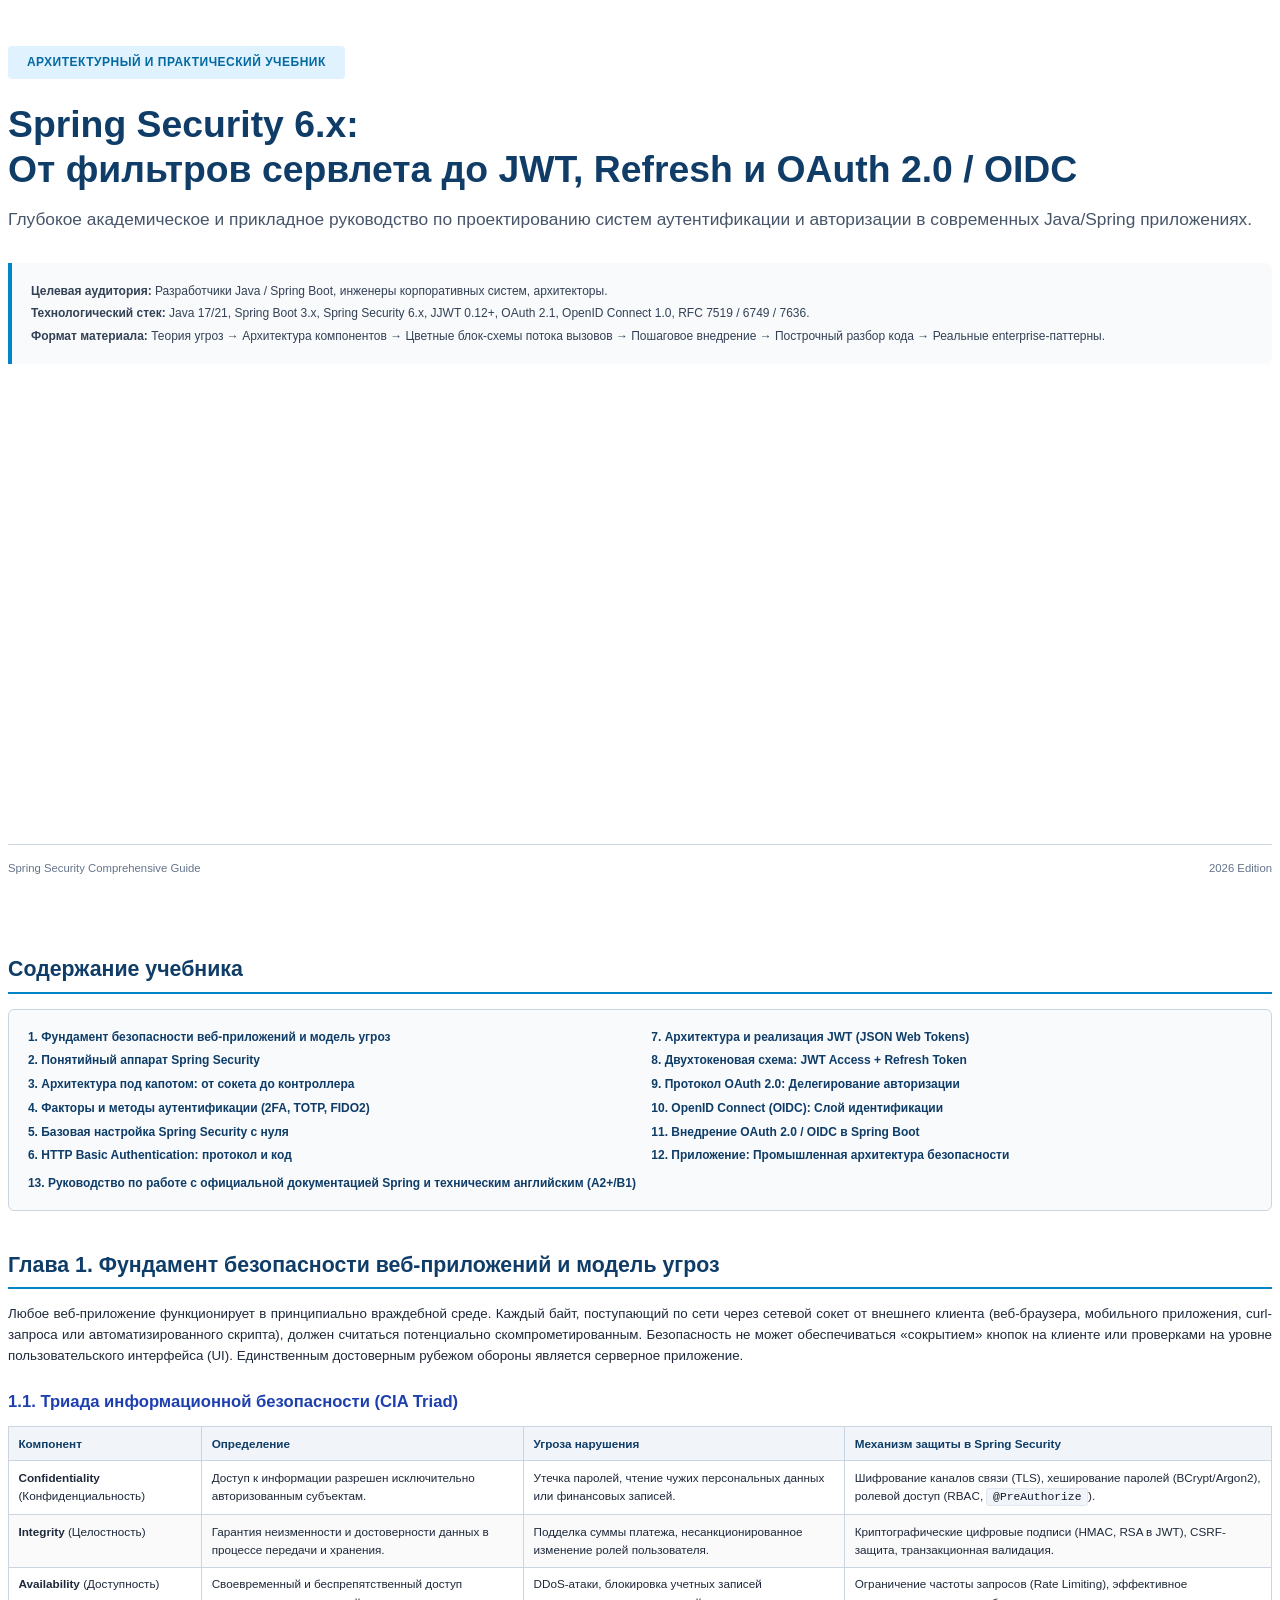
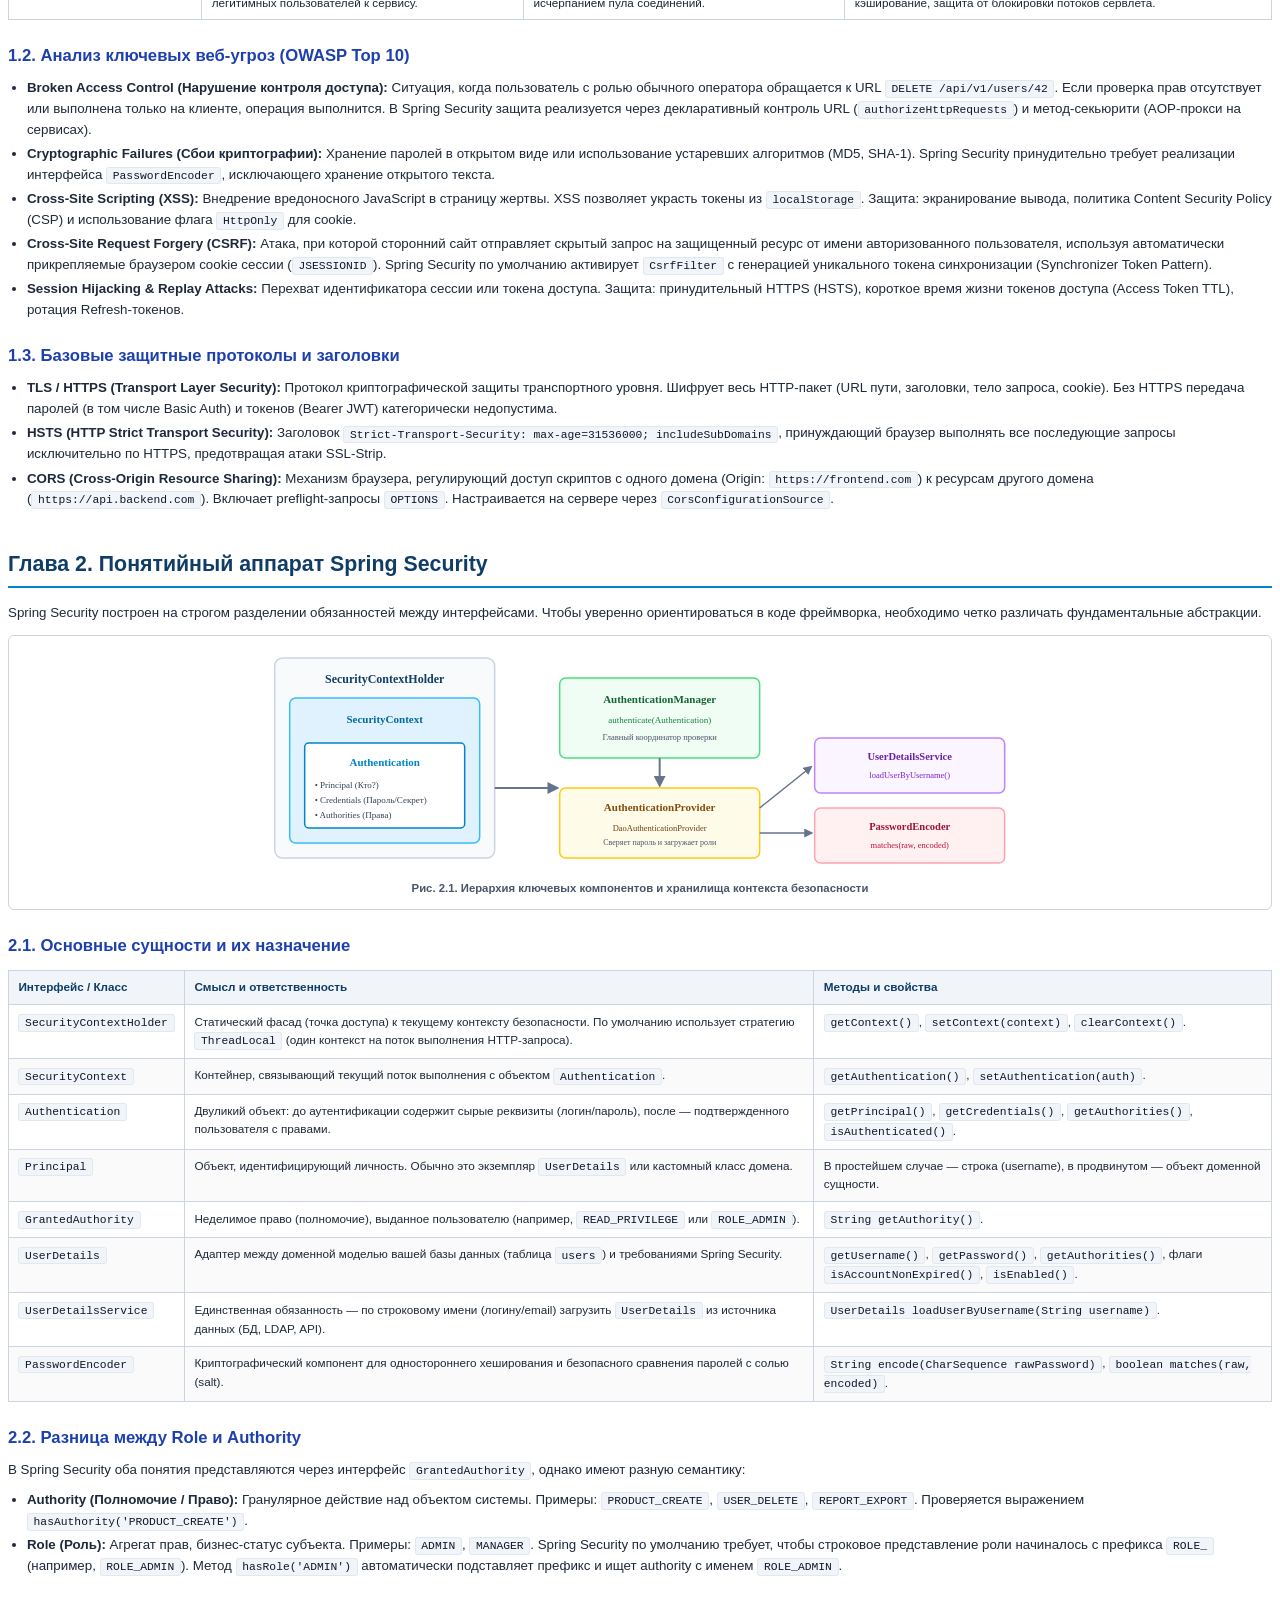
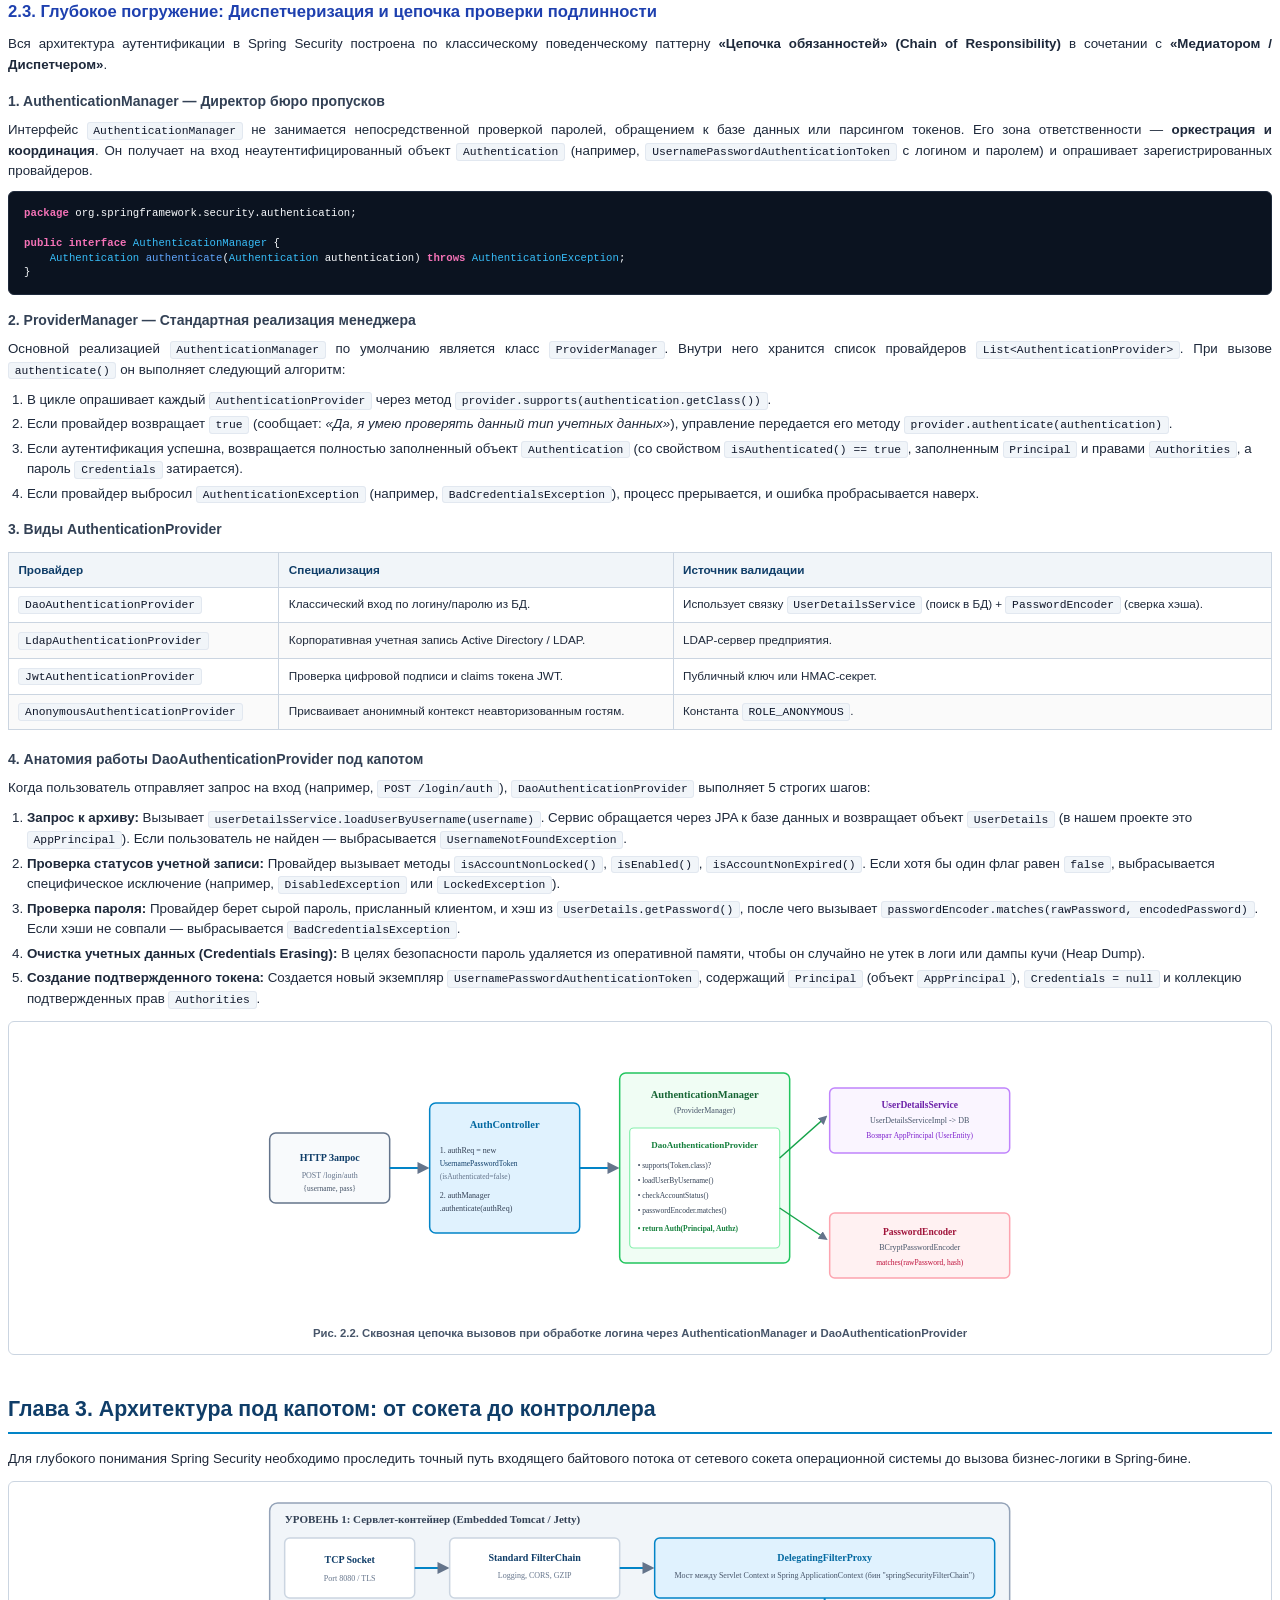
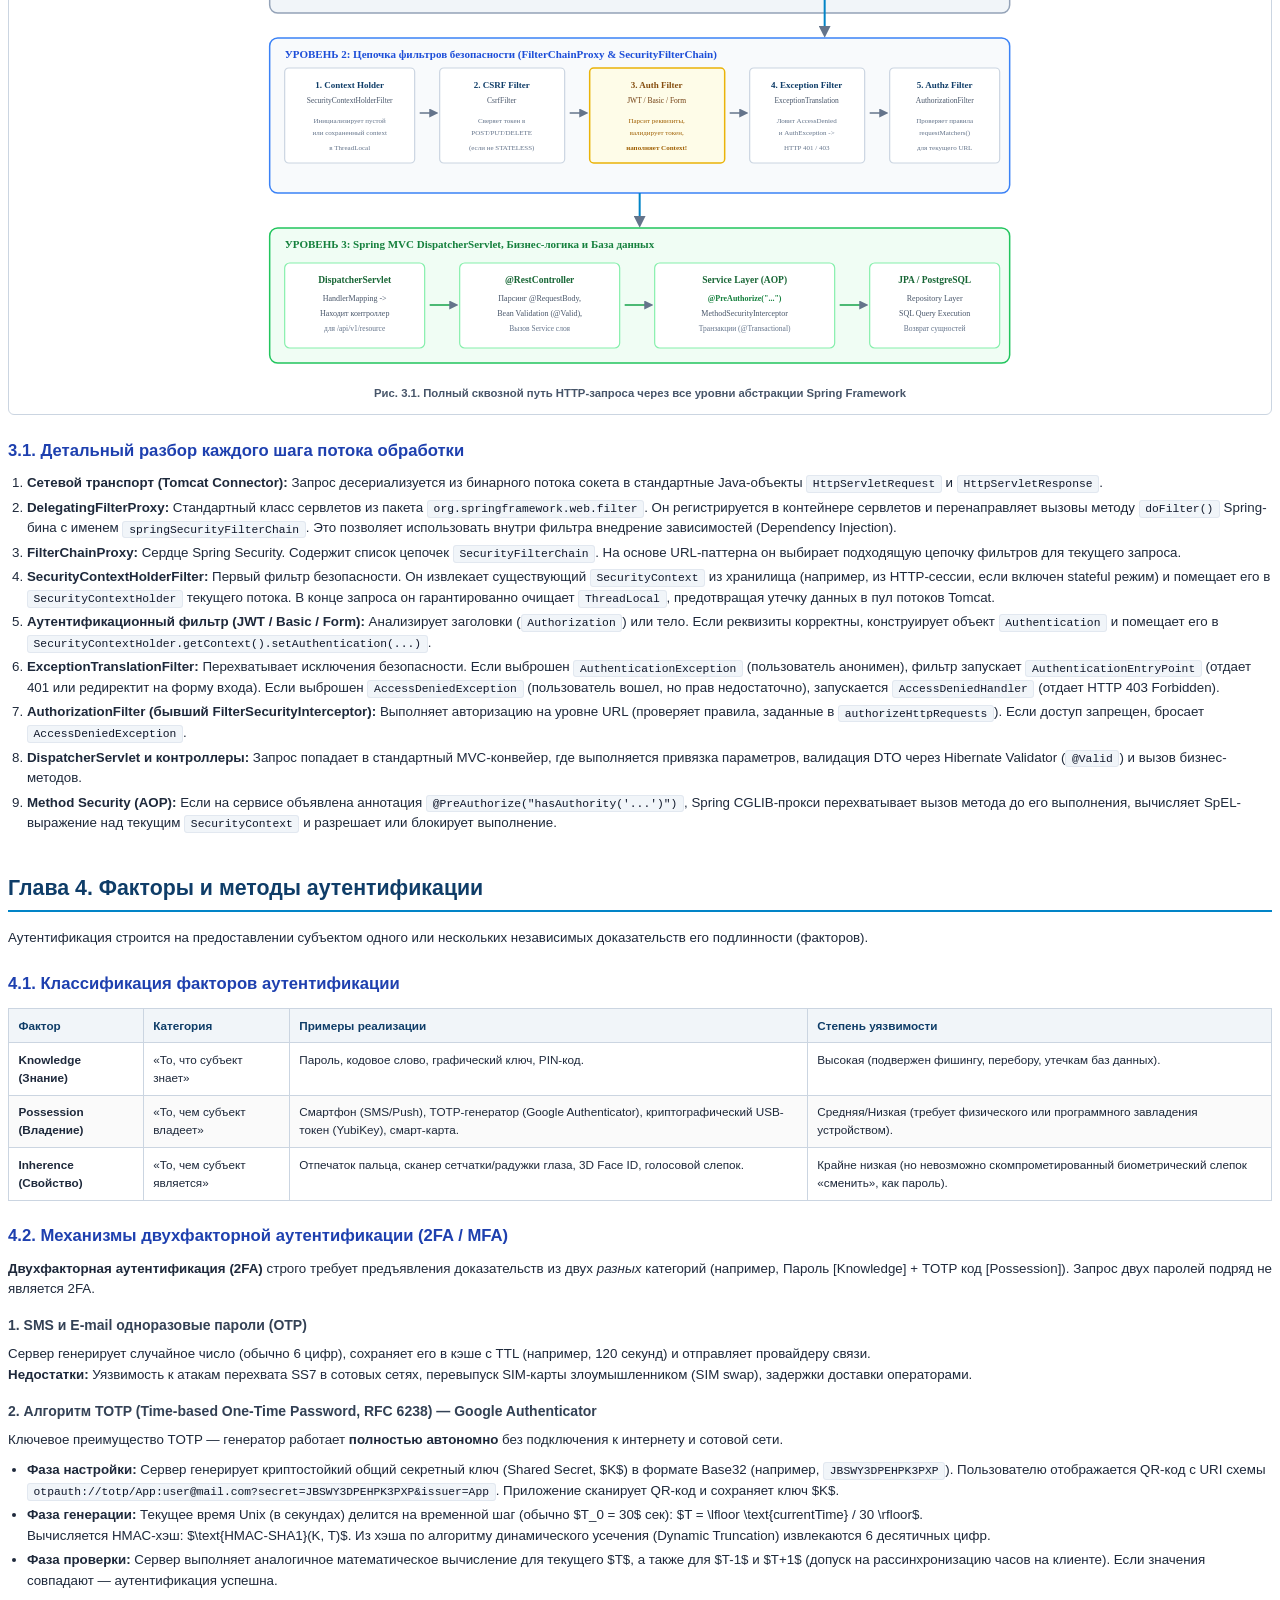
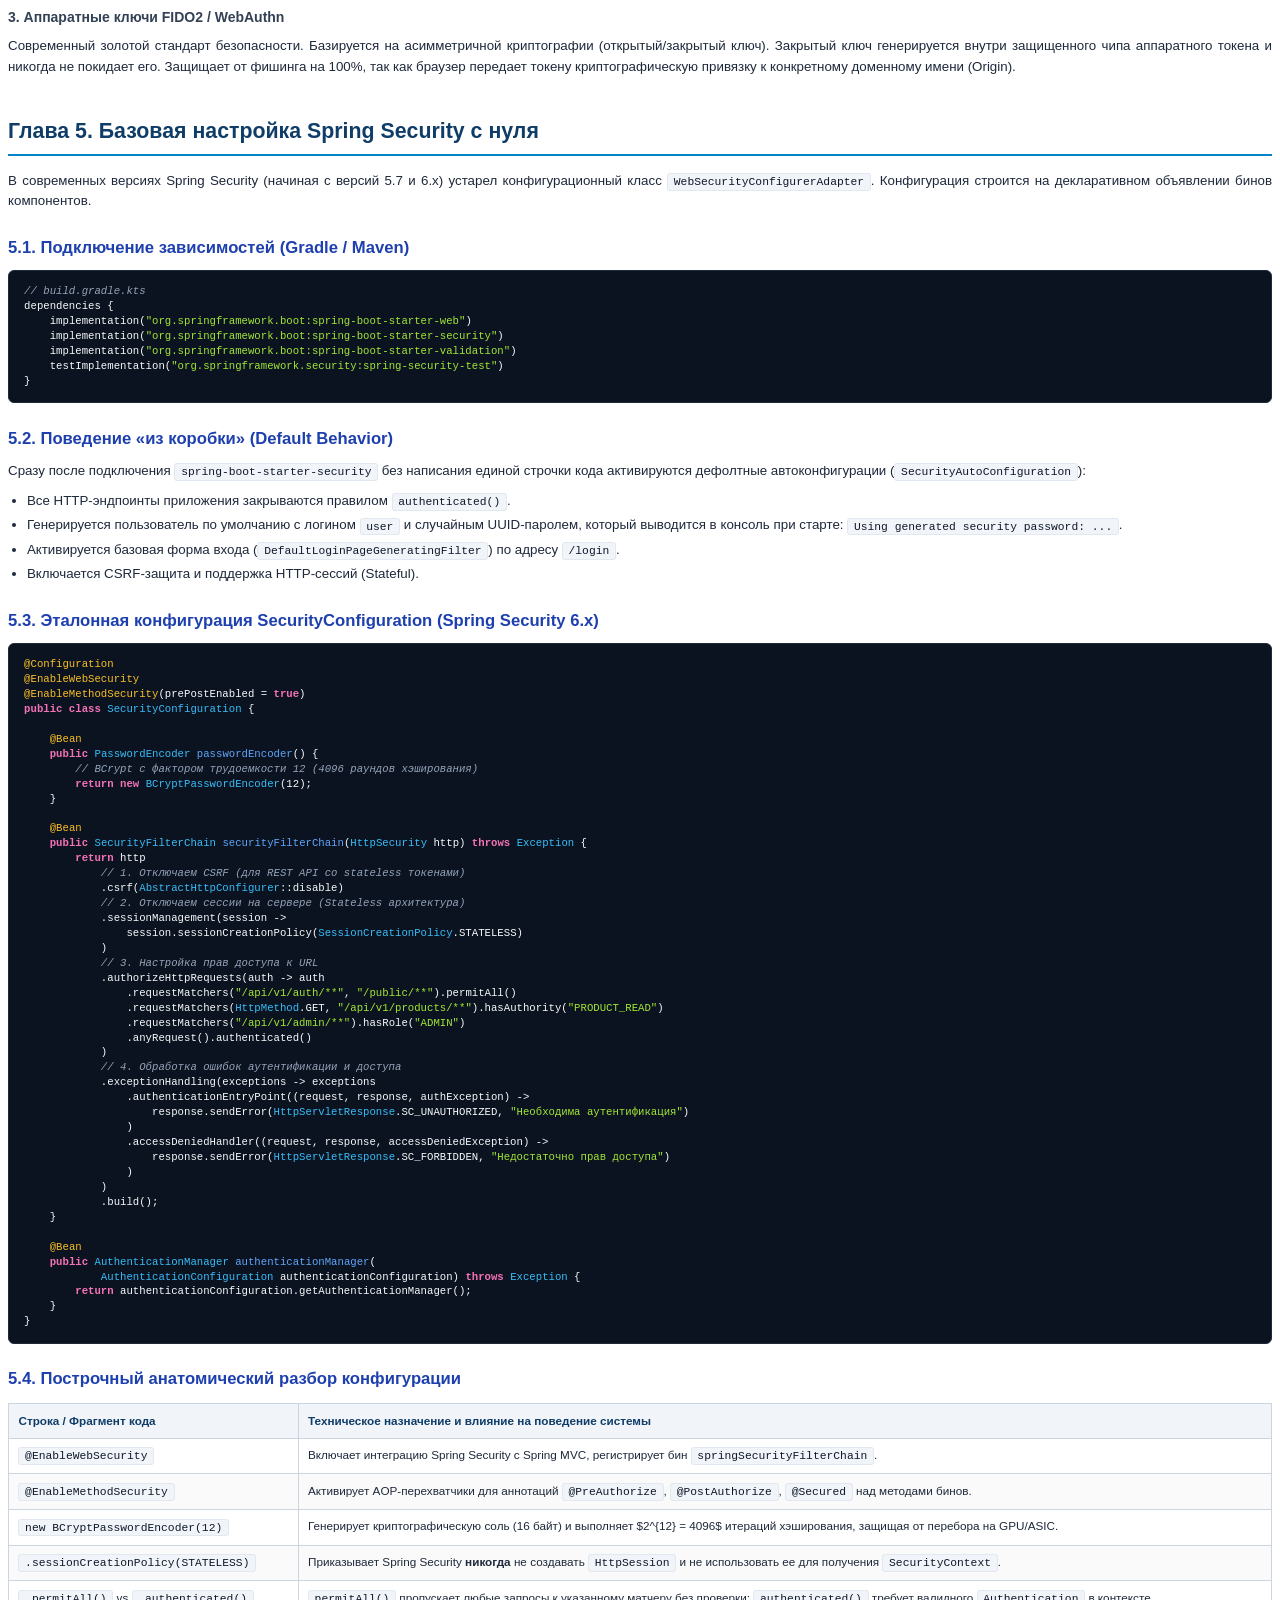
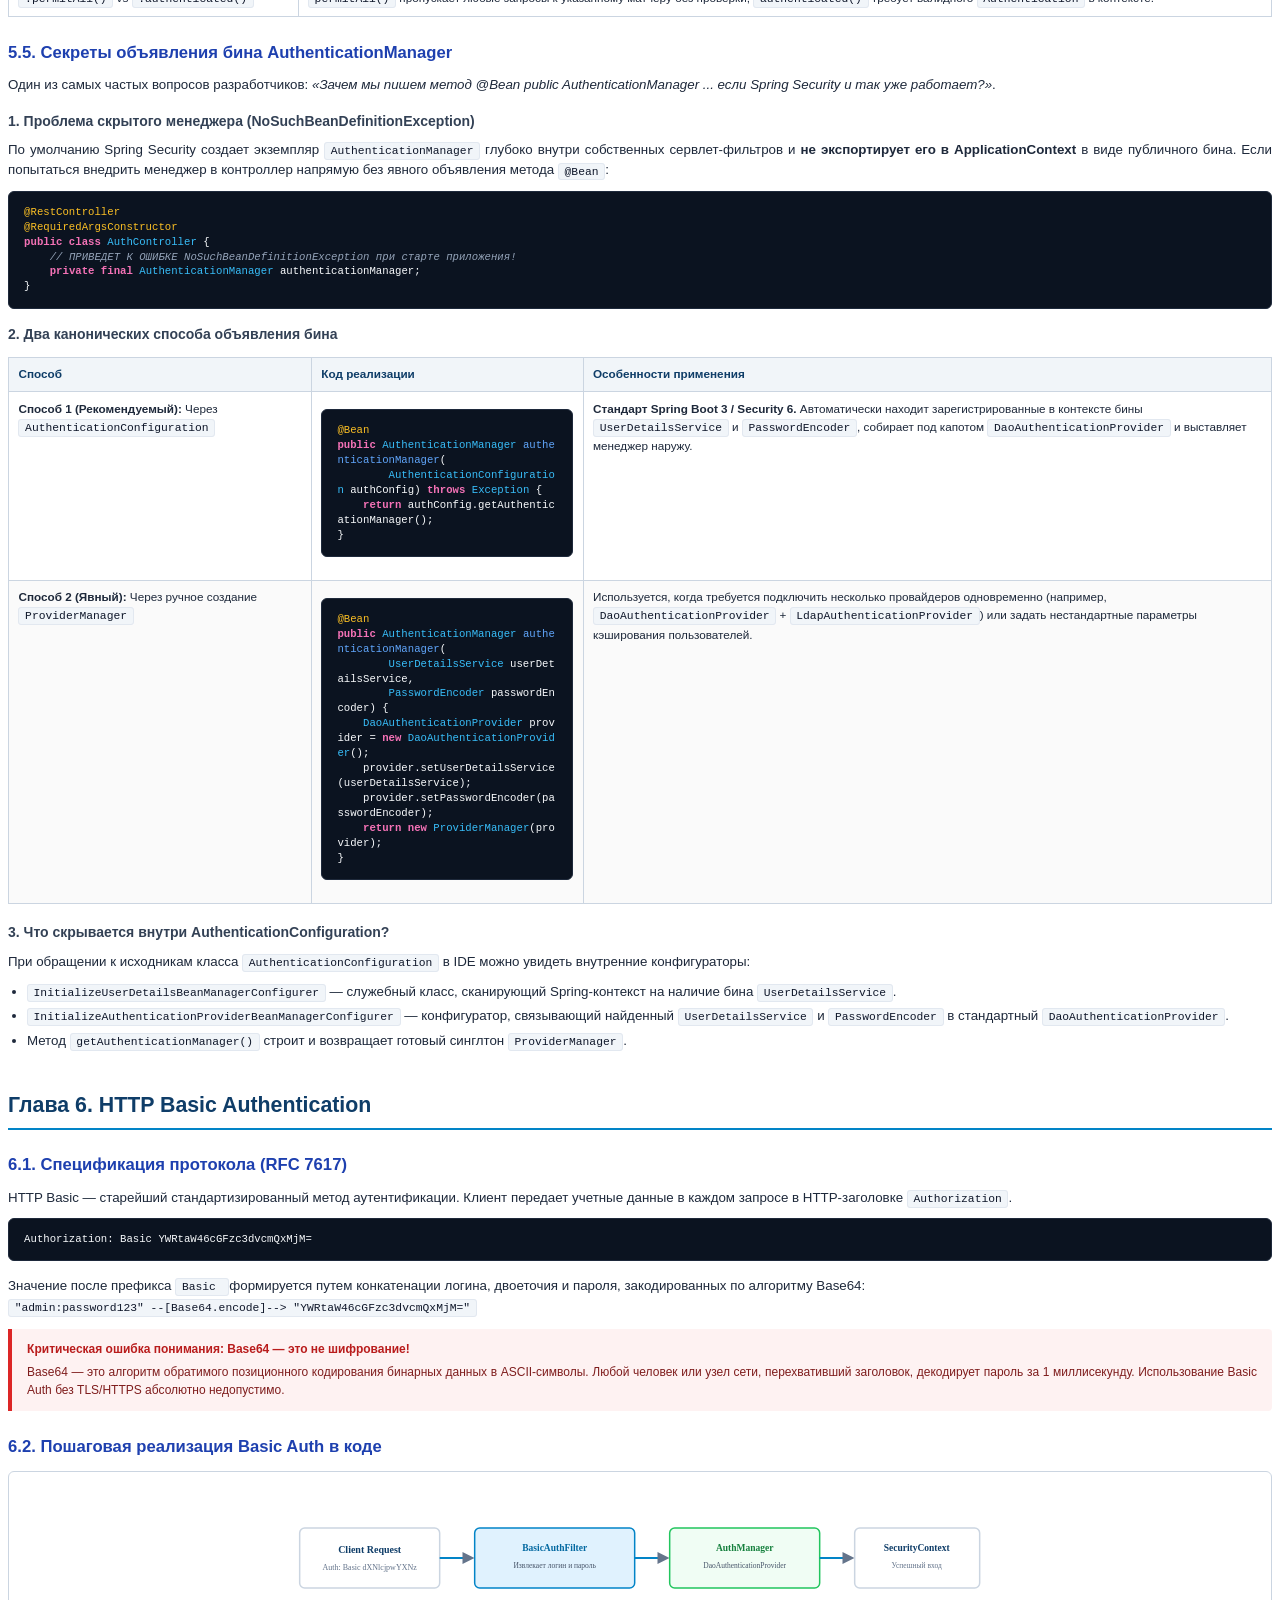
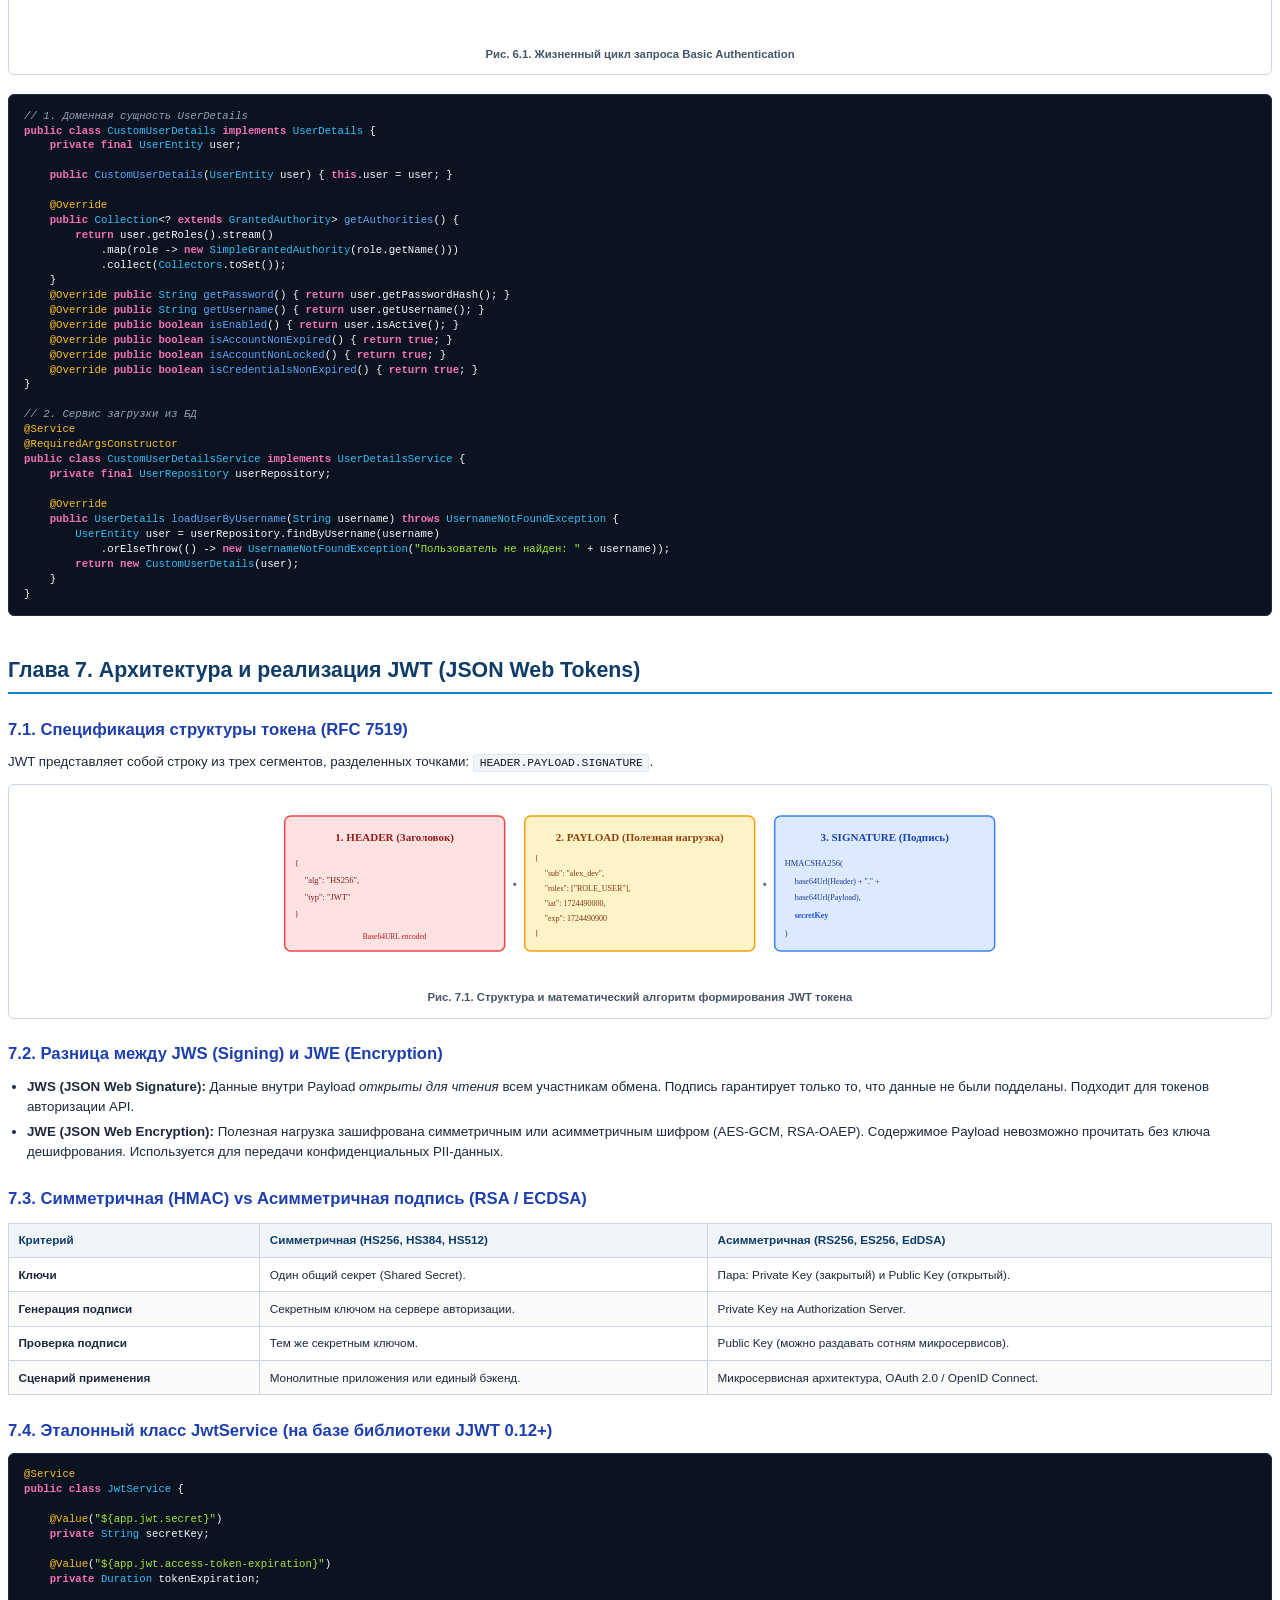
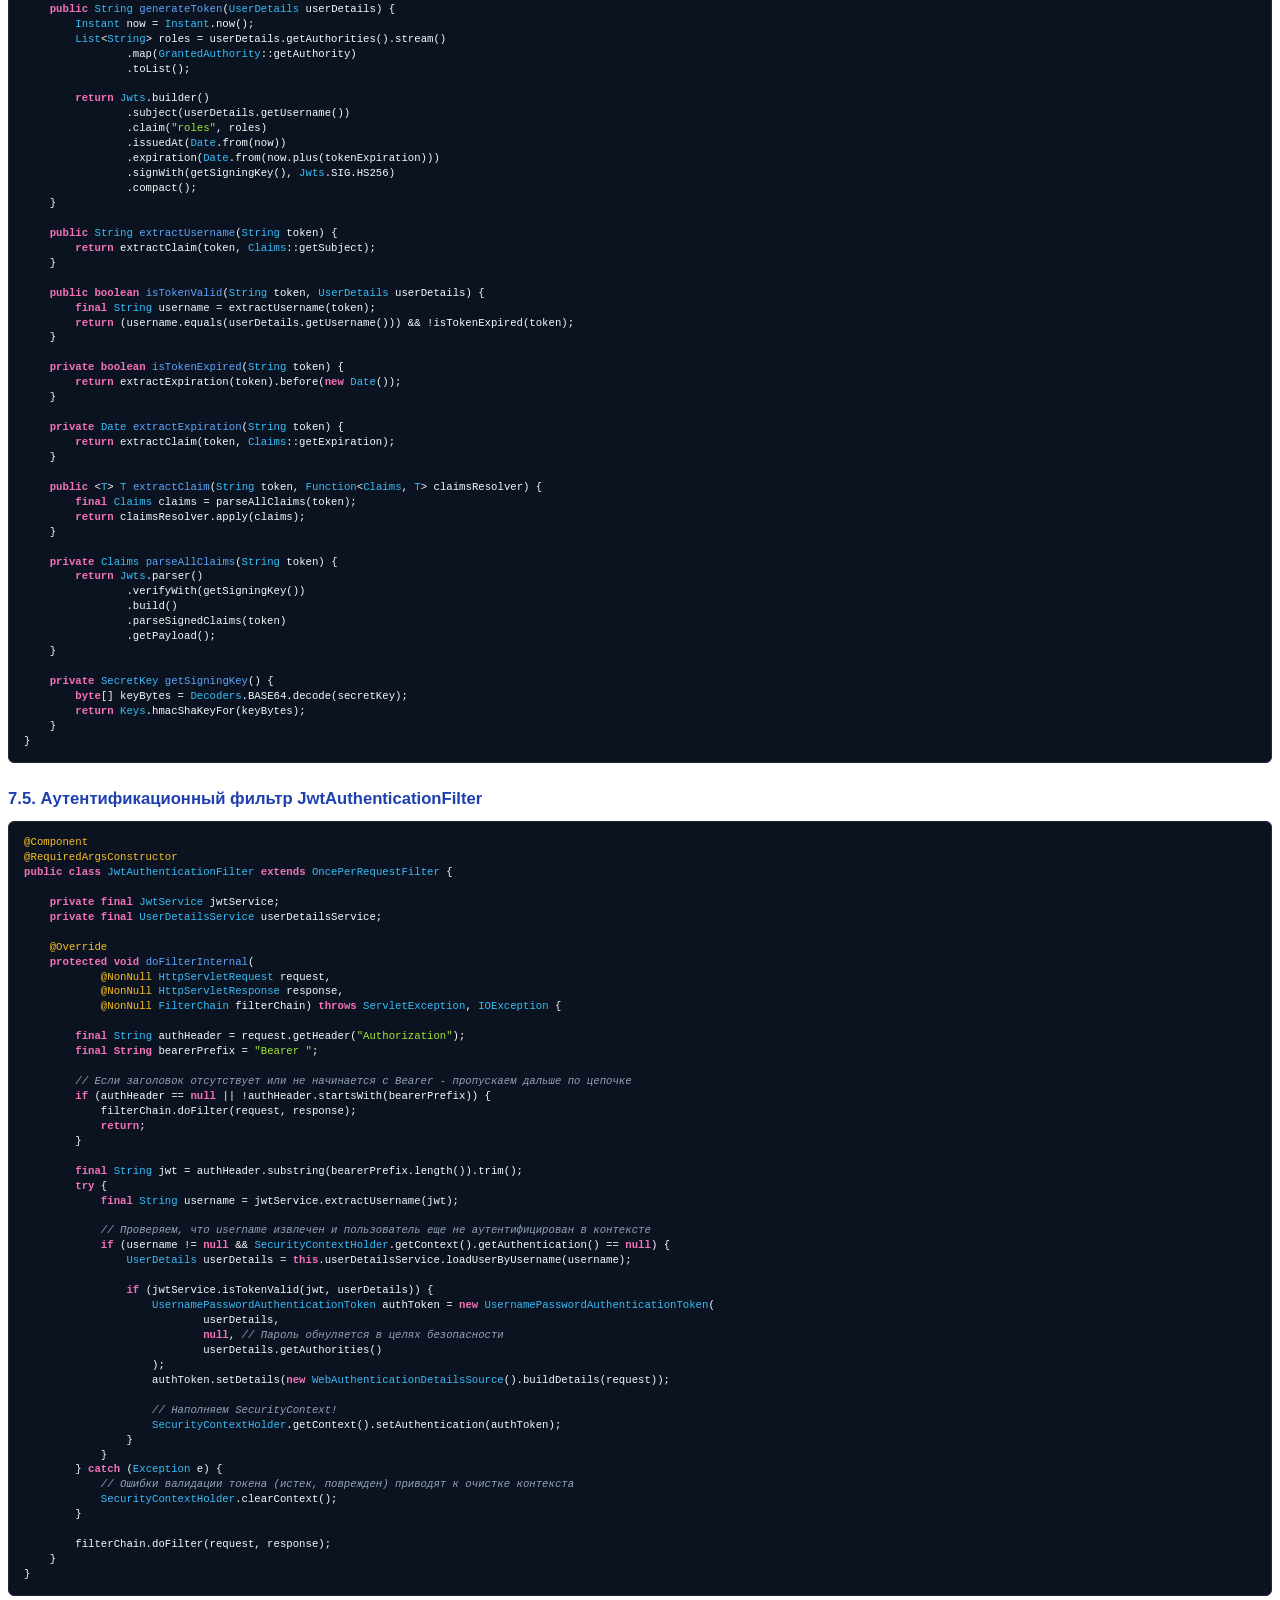
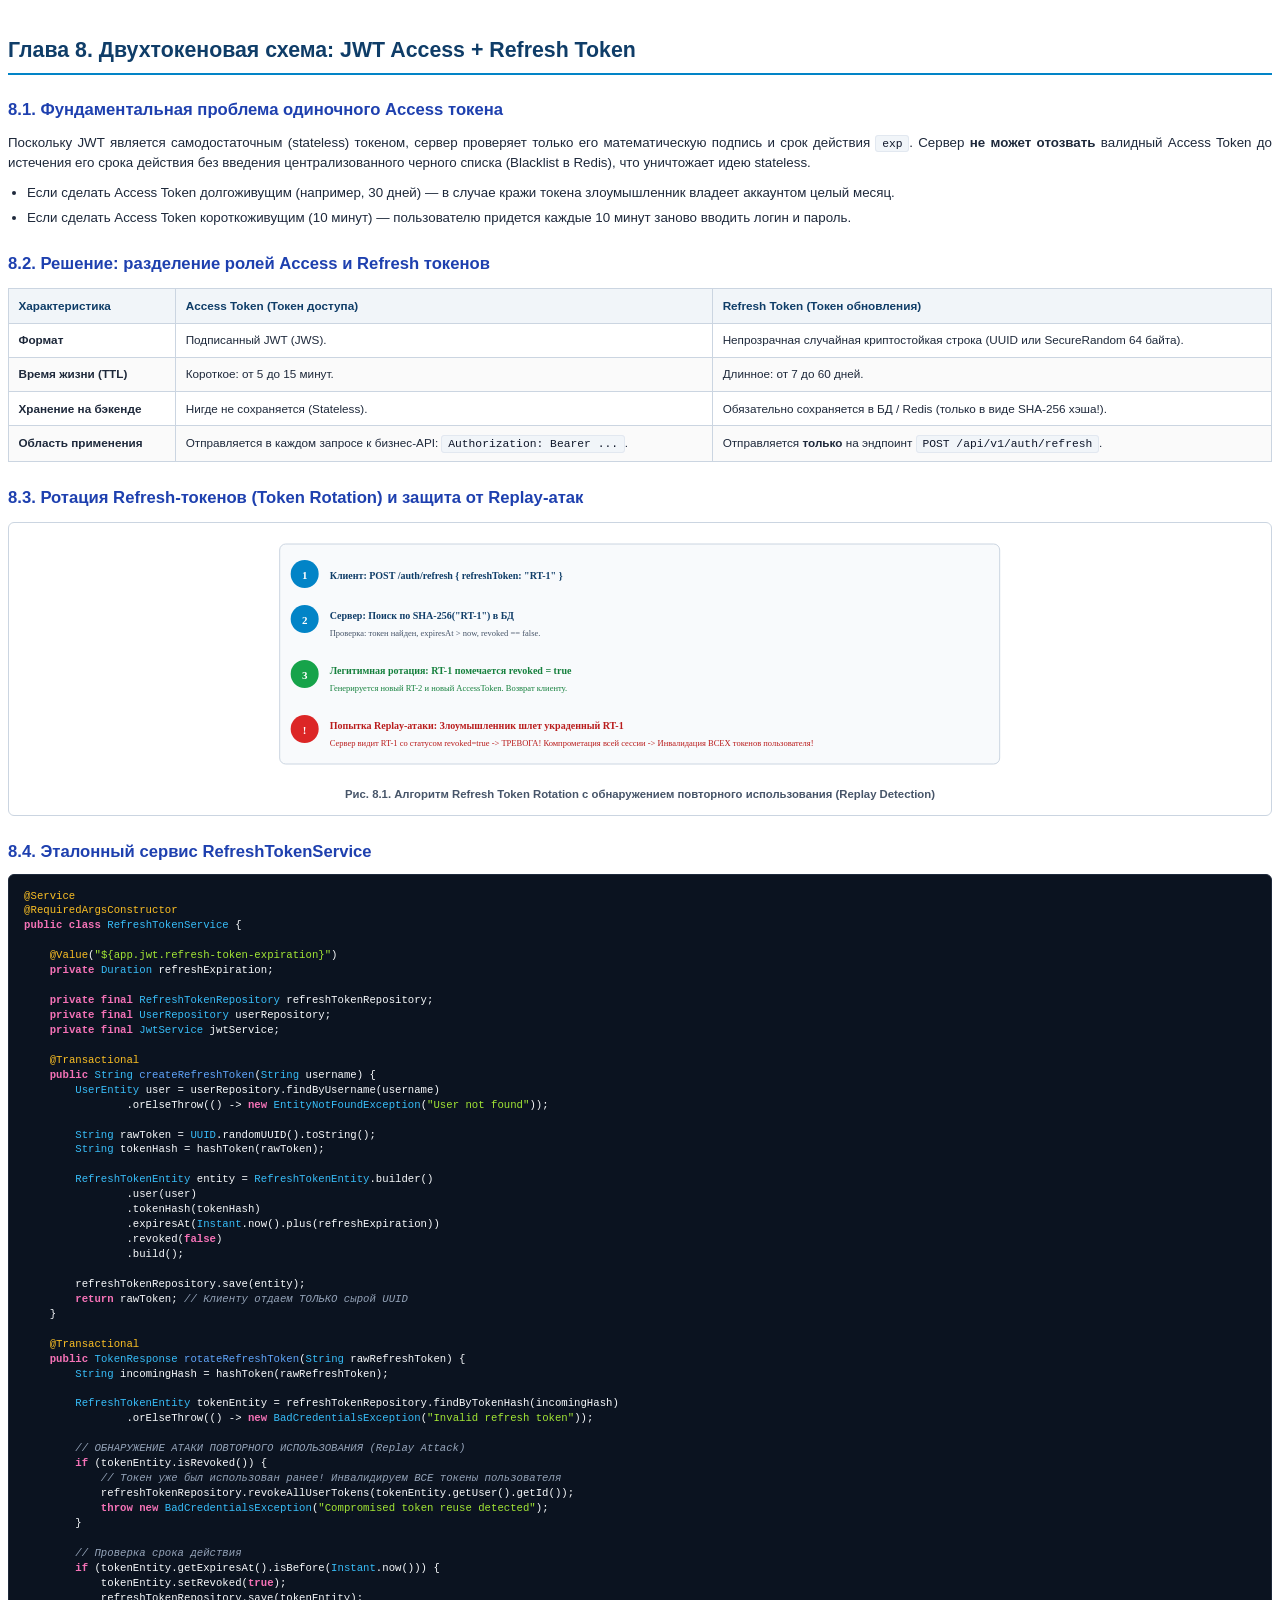
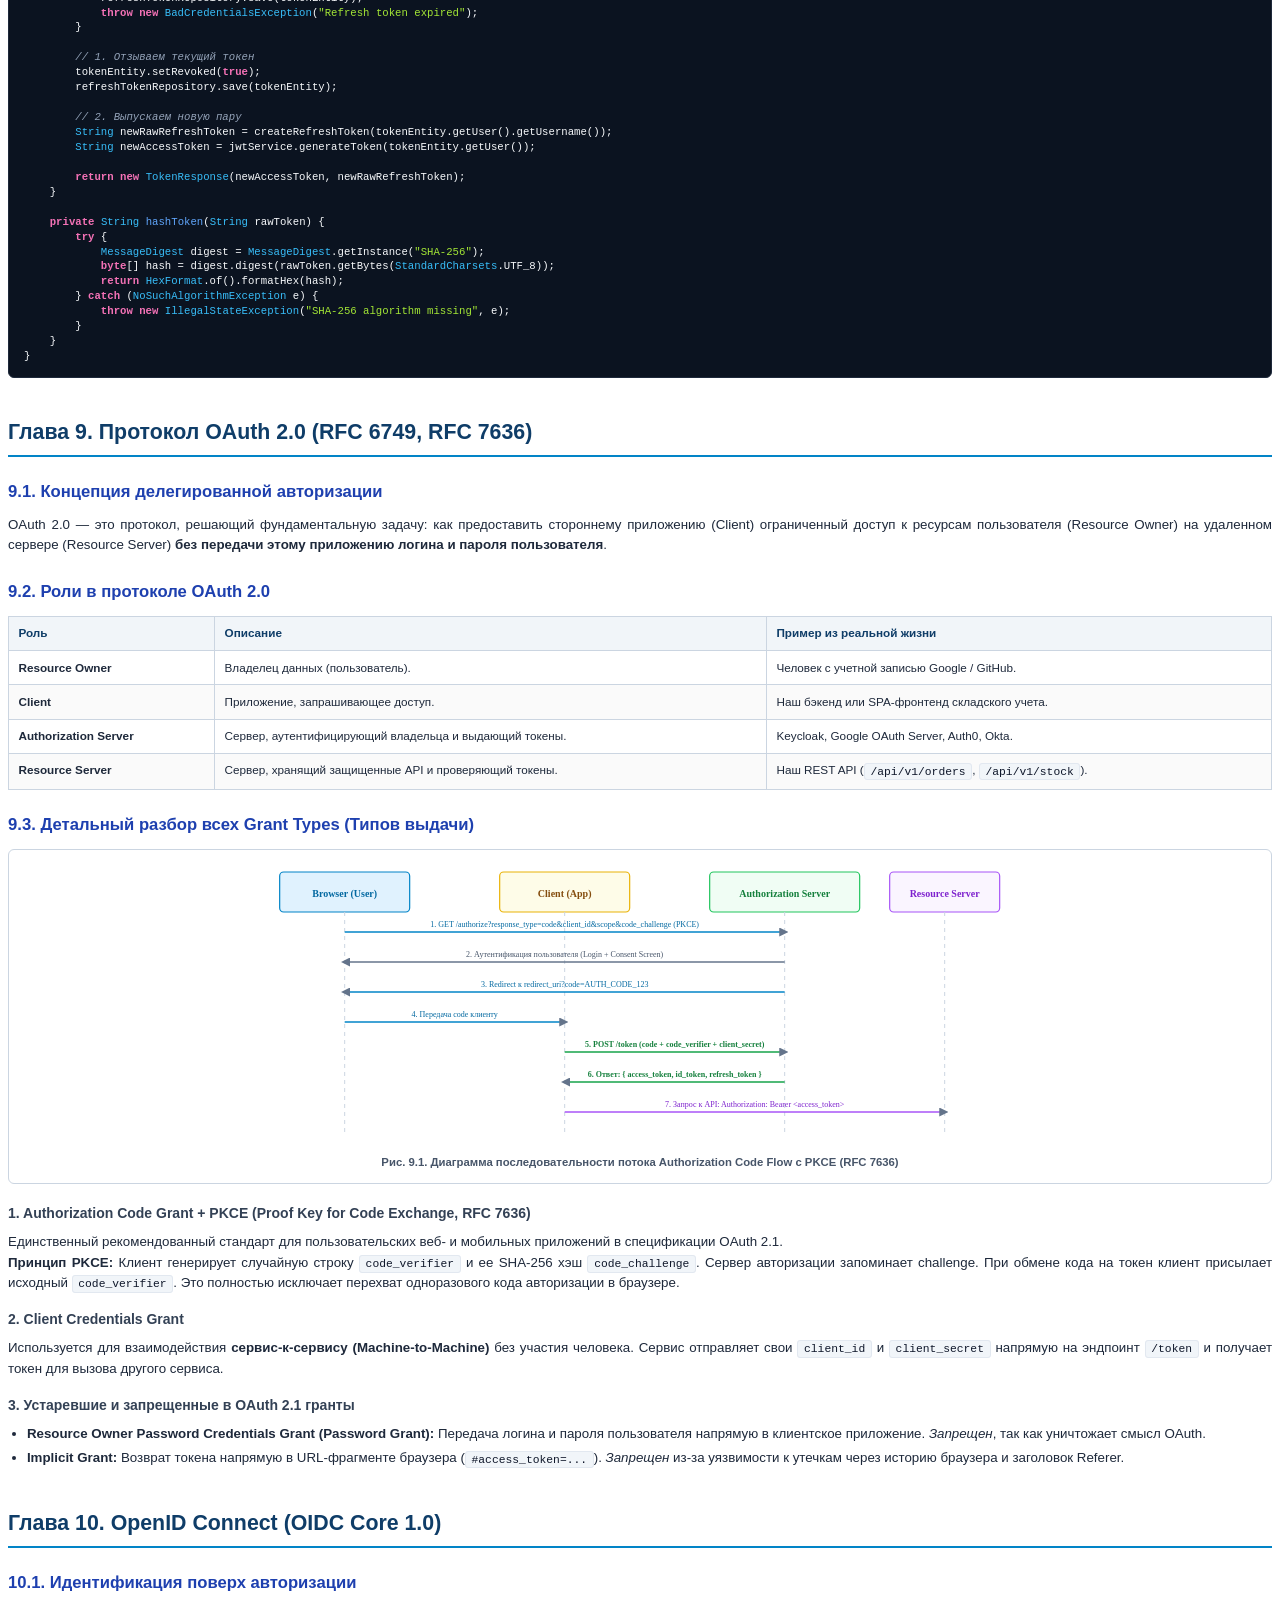
<file: docs/notes/security/spring-security-handbook.html>
<!doctype html>
<html lang="ru">
<head>
<meta charset="utf-8">
<title>Учебник по Spring Security: Архитектура, JWT, Refresh, OAuth 2.0 и OpenID Connect</title>
<style>
@page {
    size: A4;
    margin: 18mm 15mm 20mm 15mm;
    @bottom-right {
        content: counter(page);
        font-family: "Segoe UI", Arial, sans-serif;
        font-size: 8pt;
        color: #64748b;
    }
}
:root {
    --primary: #0f3d68;
    --primary-light: #eef6fc;
    --secondary: #0284c7;
    --accent: #059669;
    --warn: #d97706;
    --danger: #dc2626;
    --dark: #0f172a;
    --text: #1e293b;
    --text-muted: #475569;
    --border: #cbd5e1;
    --bg-code: #0b1320;
    --bg-light: #f8fafc;
}
* { box-sizing: border-box; }
body {
    font-family: "Segoe UI", -apple-system, BlinkMacSystemFont, Roboto, "Helvetica Neue", Arial, sans-serif;
    line-height: 1.55;
    color: var(--text);
    font-size: 10pt;
    background: #fff;
}
h1, h2, h3, h4, h5 {
    color: var(--primary);
    font-weight: 700;
    page-break-after: avoid;
}
h1 { font-size: 26pt; line-height: 1.15; margin: 0 0 4mm 0; }
h2 { font-size: 16pt; border-bottom: 2px solid var(--secondary); padding-bottom: 1.5mm; margin: 10mm 0 4mm 0; page-break-before: auto; }
h3 { font-size: 12.5pt; margin: 6mm 0 2.5mm 0; color: #1e40af; }
h4 { font-size: 10.5pt; margin: 4mm 0 2mm 0; color: #334155; }
p, li { orphans: 3; widows: 3; }
p { margin: 0 0 2.5mm 0; text-align: justify; }
ul, ol { margin: 0 0 3mm 0; padding-left: 5mm; }
li { margin-bottom: 1mm; }

/* Обложка */
.cover-page {
    min-height: 240mm;
    display: flex;
    flex-direction: column;
    justify-content: space-between;
    page-break-after: always;
    padding: 10mm 0;
}
.cover-badge {
    display: inline-block;
    padding: 2mm 5mm;
    background: #e0f2fe;
    color: #0369a1;
    font-size: 9pt;
    font-weight: 700;
    text-transform: uppercase;
    letter-spacing: 0.5px;
    border-radius: 4px;
    margin-bottom: 6mm;
}
.cover-title {
    font-size: 28pt;
    color: var(--primary);
    line-height: 1.2;
    margin-bottom: 4mm;
}
.cover-subtitle {
    font-size: 13pt;
    color: var(--text-muted);
    line-height: 1.5;
    margin-bottom: 8mm;
}
.cover-meta {
    background: var(--bg-light);
    border-left: 4px solid var(--secondary);
    padding: 4mm 5mm;
    border-radius: 0 6px 6px 0;
    font-size: 9pt;
    color: #334155;
}
.cover-meta p { margin: 1mm 0; }
.cover-footer {
    border-top: 1px solid var(--border);
    padding-top: 4mm;
    font-size: 8.5pt;
    color: #64748b;
    display: flex;
    justify-content: space-between;
}

/* Оглавление */
.toc-container {
    background: var(--bg-light);
    border: 1px solid var(--border);
    border-radius: 6px;
    padding: 5mm;
    margin: 4mm 0 8mm 0;
    page-break-after: always;
}
.toc-grid {
    display: grid;
    grid-template-columns: 1fr 1fr;
    gap: 2mm 6mm;
}
.toc-item {
    font-size: 9pt;
    line-height: 1.35;
}
.toc-item a {
    color: var(--primary);
    text-decoration: none;
    font-weight: 600;
}
.toc-item a:hover { text-decoration: underline; }

/* Код и листинги */
code {
    font-family: "JetBrains Mono", Consolas, "Courier New", monospace;
    font-size: 8.5pt;
    background: #f1f5f9;
    color: #0f172a;
    padding: 0.5mm 1.5mm;
    border-radius: 3px;
    border: 1px solid #e2e8f0;
}
pre {
    font-family: "JetBrains Mono", Consolas, "Courier New", monospace;
    font-size: 8pt;
    line-height: 1.4;
    background: var(--bg-code);
    color: #f8fafc;
    padding: 3.5mm 4mm;
    border-radius: 6px;
    overflow-x: auto;
    white-space: pre-wrap;
    word-break: break-all;
    margin: 2.5mm 0 4mm 0;
    page-break-inside: avoid;
    border: 1px solid #1e293b;
}
pre code {
    background: transparent;
    color: inherit;
    padding: 0;
    border: none;
    font-size: inherit;
}
.code-keyword { color: #f472b6; font-weight: bold; }
.code-type { color: #38bdf8; }
.code-string { color: #a3e635; }
.code-comment { color: #94a3b8; font-style: italic; }
.code-annotation { color: #fbbf24; }
.code-method { color: #60a5fa; }

/* Таблицы */
table {
    width: 100%;
    border-collapse: collapse;
    margin: 3mm 0 5mm 0;
    font-size: 8.8pt;
    page-break-inside: avoid;
}
th, td {
    border: 1px solid var(--border);
    padding: 2mm 2.5mm;
    text-align: left;
    vertical-align: top;
}
th {
    background: #f1f5f9;
    color: var(--primary);
    font-weight: 700;
}
tr:nth-child(even) td { background: #fafafa; }

/* Информационные плашки */
.callout {
    padding: 3mm 4mm;
    margin: 3mm 0 4mm 0;
    border-left: 4px solid var(--secondary);
    background: var(--primary-light);
    border-radius: 0 4px 4px 0;
    page-break-inside: avoid;
    font-size: 9pt;
}
.callout p:last-child { margin-bottom: 0; }
.callout-title {
    font-weight: 700;
    margin-bottom: 1mm;
    display: flex;
    align-items: center;
    gap: 2mm;
}
.callout.warn {
    border-left-color: var(--warn);
    background: #fffbeb;
    color: #78350f;
}
.callout.warn .callout-title { color: #b45309; }
.callout.danger {
    border-left-color: var(--danger);
    background: #fef2f2;
    color: #7f1d1d;
}
.callout.danger .callout-title { color: #b91c1c; }
.callout.success {
    border-left-color: var(--accent);
    background: #ecfdf5;
    color: #064e3b;
}
.callout.success .callout-title { color: #047857; }

/* Схемы и диаграммы (SVG контейнеры) */
.diagram-box {
    background: #ffffff;
    border: 1px solid #cbd5e1;
    border-radius: 6px;
    padding: 3mm;
    margin: 3mm 0 5mm 0;
    page-break-inside: avoid;
    text-align: center;
}
.diagram-caption {
    font-size: 8.5pt;
    color: var(--text-muted);
    margin-top: 1.5mm;
    font-weight: 600;
}
.page-break { page-break-before: always; }
</style>
</head>
<body>

<!-- ОБЛОЖКА -->
<div class="cover-page">
    <div>
        <div class="cover-badge">Архитектурный и практический учебник</div>
        <h1 class="cover-title">Spring Security 6.x:<br>От фильтров сервлета до JWT, Refresh и OAuth 2.0 / OIDC</h1>
        <div class="cover-subtitle">
            Глубокое академическое и прикладное руководство по проектированию систем аутентификации и авторизации в современных Java/Spring приложениях.
        </div>
        <div class="cover-meta">
            <p><strong>Целевая аудитория:</strong> Разработчики Java / Spring Boot, инженеры корпоративных систем, архитекторы.</p>
            <p><strong>Технологический стек:</strong> Java 17/21, Spring Boot 3.x, Spring Security 6.x, JJWT 0.12+, OAuth 2.1, OpenID Connect 1.0, RFC 7519 / 6749 / 7636.</p>
            <p><strong>Формат материала:</strong> Теория угроз → Архитектура компонентов → Цветные блок-схемы потока вызовов → Пошаговое внедрение → Построчный разбор кода → Реальные enterprise-паттерны.</p>
        </div>
    </div>
    <div class="cover-footer">
        <span>Spring Security Comprehensive Guide</span>
        <span>2026 Edition</span>
    </div>
</div>

<!-- ОГЛАВЛЕНИЕ -->
<h2>Содержание учебника</h2>
<div class="toc-container">
    <div class="toc-grid">
        <div class="toc-item"><a href="#ch1">1. Фундамент безопасности веб-приложений и модель угроз</a></div>
        <div class="toc-item"><a href="#ch7">7. Архитектура и реализация JWT (JSON Web Tokens)</a></div>
        <div class="toc-item"><a href="#ch2">2. Понятийный аппарат Spring Security</a></div>
        <div class="toc-item"><a href="#ch8">8. Двухтокеновая схема: JWT Access + Refresh Token</a></div>
        <div class="toc-item"><a href="#ch3">3. Архитектура под капотом: от сокета до контроллера</a></div>
        <div class="toc-item"><a href="#ch9">9. Протокол OAuth 2.0: Делегирование авторизации</a></div>
        <div class="toc-item"><a href="#ch4">4. Факторы и методы аутентификации (2FA, TOTP, FIDO2)</a></div>
        <div class="toc-item"><a href="#ch10">10. OpenID Connect (OIDC): Слой идентификации</a></div>
        <div class="toc-item"><a href="#ch5">5. Базовая настройка Spring Security с нуля</a></div>
        <div class="toc-item"><a href="#ch11">11. Внедрение OAuth 2.0 / OIDC в Spring Boot</a></div>
        <div class="toc-item"><a href="#ch6">6. HTTP Basic Authentication: протокол и код</a></div>
        <div class="toc-item"><a href="#ch12">12. Приложение: Промышленная архитектура безопасности</a></div>
        <div class="toc-item" style="grid-column: span 2; margin-top: 1mm;"><a href="#ch13">13. Руководство по работе с официальной документацией Spring и техническим английским (A2+/B1)</a></div>
    </div>
</div>

<!-- ГЛАВА 1 -->
<h2 id="ch1">Глава 1. Фундамент безопасности веб-приложений и модель угроз</h2>
<p>
Любое веб-приложение функционирует в принципиально враждебной среде. Каждый байт, поступающий по сети через сетевой сокет от внешнего клиента (веб-браузера, мобильного приложения, curl-запроса или автоматизированного скрипта), должен считаться потенциально скомпрометированным. Безопасность не может обеспечиваться «сокрытием» кнопок на клиенте или проверками на уровне пользовательского интерфейса (UI). Единственным достоверным рубежом обороны является серверное приложение.
</p>

<h3>1.1. Триада информационной безопасности (CIA Triad)</h3>
<table>
    <thead>
        <tr>
            <th>Компонент</th>
            <th>Определение</th>
            <th>Угроза нарушения</th>
            <th>Механизм защиты в Spring Security</th>
        </tr>
    </thead>
    <tbody>
        <tr>
            <td><strong>Confidentiality</strong> (Конфиденциальность)</td>
            <td>Доступ к информации разрешен исключительно авторизованным субъектам.</td>
            <td>Утечка паролей, чтение чужих персональных данных или финансовых записей.</td>
            <td>Шифрование каналов связи (TLS), хеширование паролей (BCrypt/Argon2), ролевой доступ (RBAC, <code>@PreAuthorize</code>).</td>
        </tr>
        <tr>
            <td><strong>Integrity</strong> (Целостность)</td>
            <td>Гарантия неизменности и достоверности данных в процессе передачи и хранения.</td>
            <td>Подделка суммы платежа, несанкционированное изменение ролей пользователя.</td>
            <td>Криптографические цифровые подписи (HMAC, RSA в JWT), CSRF-защита, транзакционная валидация.</td>
        </tr>
        <tr>
            <td><strong>Availability</strong> (Доступность)</td>
            <td>Своевременный и беспрепятственный доступ легитимных пользователей к сервису.</td>
            <td>DDoS-атаки, блокировка учетных записей исчерпанием пула соединений.</td>
            <td>Ограничение частоты запросов (Rate Limiting), эффективное кэширование, защита от блокировки потоков сервлета.</td>
        </tr>
    </tbody>
</table>

<h3>1.2. Анализ ключевых веб-угроз (OWASP Top 10)</h3>
<ul>
    <li><strong>Broken Access Control (Нарушение контроля доступа):</strong> Ситуация, когда пользователь с ролью обычного оператора обращается к URL <code>DELETE /api/v1/users/42</code>. Если проверка прав отсутствует или выполнена только на клиенте, операция выполнится. В Spring Security защита реализуется через декларативный контроль URL (<code>authorizeHttpRequests</code>) и метод-секьюрити (AOP-прокси на сервисах).</li>
    <li><strong>Cryptographic Failures (Сбои криптографии):</strong> Хранение паролей в открытом виде или использование устаревших алгоритмов (MD5, SHA-1). Spring Security принудительно требует реализации интерфейса <code>PasswordEncoder</code>, исключающего хранение открытого текста.</li>
    <li><strong>Cross-Site Scripting (XSS):</strong> Внедрение вредоносного JavaScript в страницу жертвы. XSS позволяет украсть токены из <code>localStorage</code>. Защита: экранирование вывода, политика Content Security Policy (CSP) и использование флага <code>HttpOnly</code> для cookie.</li>
    <li><strong>Cross-Site Request Forgery (CSRF):</strong> Атака, при которой сторонний сайт отправляет скрытый запрос на защищенный ресурс от имени авторизованного пользователя, используя автоматически прикрепляемые браузером cookie сессии (<code>JSESSIONID</code>). Spring Security по умолчанию активирует <code>CsrfFilter</code> с генерацией уникального токена синхронизации (Synchronizer Token Pattern).</li>
    <li><strong>Session Hijacking & Replay Attacks:</strong> Перехват идентификатора сессии или токена доступа. Защита: принудительный HTTPS (HSTS), короткое время жизни токенов доступа (Access Token TTL), ротация Refresh-токенов.</li>
</ul>

<h3>1.3. Базовые защитные протоколы и заголовки</h3>
<ul>
    <li><strong>TLS / HTTPS (Transport Layer Security):</strong> Протокол криптографической защиты транспортного уровня. Шифрует весь HTTP-пакет (URL пути, заголовки, тело запроса, cookie). Без HTTPS передача паролей (в том числе Basic Auth) и токенов (Bearer JWT) категорически недопустима.</li>
    <li><strong>HSTS (HTTP Strict Transport Security):</strong> Заголовок <code>Strict-Transport-Security: max-age=31536000; includeSubDomains</code>, принуждающий браузер выполнять все последующие запросы исключительно по HTTPS, предотвращая атаки SSL-Strip.</li>
    <li><strong>CORS (Cross-Origin Resource Sharing):</strong> Механизм браузера, регулирующий доступ скриптов с одного домена (Origin: <code>https://frontend.com</code>) к ресурсам другого домена (<code>https://api.backend.com</code>). Включает preflight-запросы <code>OPTIONS</code>. Настраивается на сервере через <code>CorsConfigurationSource</code>.</li>
</ul>

<!-- ГЛАВА 2 -->
<h2 id="ch2">Глава 2. Понятийный аппарат Spring Security</h2>
<p>
Spring Security построен на строгом разделении обязанностей между интерфейсами. Чтобы уверенно ориентироваться в коде фреймворка, необходимо четко различать фундаментальные абстракции.
</p>

<div class="diagram-box">
    <svg width="100%" height="220" viewBox="0 0 750 220" xmlns="http://www.w3.org/2000/svg">
        <rect x="10" y="10" width="220" height="200" rx="8" fill="#f8fafc" stroke="#cbd5e1" stroke-width="1.5"/>
        <text x="120" y="35" text-anchor="middle" font-family="Segoe UI" font-size="12" font-weight="bold" fill="#0f3d68">SecurityContextHolder</text>
        <rect x="25" y="50" width="190" height="145" rx="6" fill="#e0f2fe" stroke="#38bdf8" stroke-width="1.5"/>
        <text x="120" y="75" text-anchor="middle" font-family="Segoe UI" font-size="11" font-weight="bold" fill="#0369a1">SecurityContext</text>
        <rect x="40" y="95" width="160" height="85" rx="4" fill="#ffffff" stroke="#0284c7" stroke-width="1.5"/>
        <text x="120" y="118" text-anchor="middle" font-family="Segoe UI" font-size="11" font-weight="bold" fill="#0284c7">Authentication</text>
        <text x="50" y="140" font-family="Segoe UI" font-size="9" fill="#334155">• Principal (Кто?)</text>
        <text x="50" y="155" font-family="Segoe UI" font-size="9" fill="#334155">• Credentials (Пароль/Секрет)</text>
        <text x="50" y="170" font-family="Segoe UI" font-size="9" fill="#334155">• Authorities (Права)</text>

        <!-- Стрелки и связи -->
        <path d="M 230 140 L 290 140" stroke="#64748b" stroke-width="2" marker-end="url(#arrow)" fill="none"/>
        <defs>
            <marker id="arrow" viewBox="0 0 10 10" refX="6" refY="5" markerWidth="6" markerHeight="6" orient="auto-start-reverse">
                <path d="M 0 0 L 10 5 L 0 10 z" fill="#64748b"/>
            </marker>
        </defs>

        <rect x="295" y="30" width="200" height="80" rx="6" fill="#f0fdf4" stroke="#4ade80" stroke-width="1.5"/>
        <text x="395" y="55" text-anchor="middle" font-family="Segoe UI" font-size="11" font-weight="bold" fill="#166534">AuthenticationManager</text>
        <text x="395" y="75" text-anchor="middle" font-family="Segoe UI" font-size="9" fill="#15803d">authenticate(Authentication)</text>
        <text x="395" y="92" text-anchor="middle" font-family="Segoe UI" font-size="8.5" fill="#475569">Главный координатор проверки</text>

        <path d="M 395 110 L 395 135" stroke="#64748b" stroke-width="2" marker-end="url(#arrow)" fill="none"/>

        <rect x="295" y="140" width="200" height="70" rx="6" fill="#fefce8" stroke="#facc15" stroke-width="1.5"/>
        <text x="395" y="163" text-anchor="middle" font-family="Segoe UI" font-size="11" font-weight="bold" fill="#854d0e">AuthenticationProvider</text>
        <text x="395" y="183" text-anchor="middle" font-family="Segoe UI" font-size="8.5" fill="#713f12">DaoAuthenticationProvider</text>
        <text x="395" y="197" text-anchor="middle" font-family="Segoe UI" font-size="8" fill="#475569">Сверяет пароль и загружает роли</text>

        <path d="M 495 160 L 545 120" stroke="#64748b" stroke-width="1.5" marker-end="url(#arrow)" fill="none"/>
        <path d="M 495 185 L 545 185" stroke="#64748b" stroke-width="1.5" marker-end="url(#arrow)" fill="none"/>

        <rect x="550" y="90" width="190" height="55" rx="6" fill="#faf5ff" stroke="#c084fc" stroke-width="1.5"/>
        <text x="645" y="112" text-anchor="middle" font-family="Segoe UI" font-size="10.5" font-weight="bold" fill="#6b21a8">UserDetailsService</text>
        <text x="645" y="130" text-anchor="middle" font-family="Segoe UI" font-size="8.5" fill="#7e22ce">loadUserByUsername()</text>

        <rect x="550" y="160" width="190" height="55" rx="6" fill="#fff1f2" stroke="#fda4af" stroke-width="1.5"/>
        <text x="645" y="182" text-anchor="middle" font-family="Segoe UI" font-size="10.5" font-weight="bold" fill="#9f1239">PasswordEncoder</text>
        <text x="645" y="200" text-anchor="middle" font-family="Segoe UI" font-size="8.5" fill="#be123c">matches(raw, encoded)</text>
    </svg>
    <div class="diagram-caption">Рис. 2.1. Иерархия ключевых компонентов и хранилища контекста безопасности</div>
</div>

<h3>2.1. Основные сущности и их назначение</h3>
<table>
    <thead>
        <tr>
            <th>Интерфейс / Класс</th>
            <th>Смысл и ответственность</th>
            <th>Методы и свойства</th>
        </tr>
    </thead>
    <tbody>
        <tr>
            <td><code>SecurityContextHolder</code></td>
            <td>Статический фасад (точка доступа) к текущему контексту безопасности. По умолчанию использует стратегию <code>ThreadLocal</code> (один контекст на поток выполнения HTTP-запроса).</td>
            <td><code>getContext()</code>, <code>setContext(context)</code>, <code>clearContext()</code>.</td>
        </tr>
        <tr>
            <td><code>SecurityContext</code></td>
            <td>Контейнер, связывающий текущий поток выполнения с объектом <code>Authentication</code>.</td>
            <td><code>getAuthentication()</code>, <code>setAuthentication(auth)</code>.</td>
        </tr>
        <tr>
            <td><code>Authentication</code></td>
            <td>Двуликий объект: до аутентификации содержит сырые реквизиты (логин/пароль), после — подтвержденного пользователя с правами.</td>
            <td><code>getPrincipal()</code>, <code>getCredentials()</code>, <code>getAuthorities()</code>, <code>isAuthenticated()</code>.</td>
        </tr>
        <tr>
            <td><code>Principal</code></td>
            <td>Объект, идентифицирующий личность. Обычно это экземпляр <code>UserDetails</code> или кастомный класс домена.</td>
            <td>В простейшем случае — строка (username), в продвинутом — объект доменной сущности.</td>
        </tr>
        <tr>
            <td><code>GrantedAuthority</code></td>
            <td>Неделимое право (полномочие), выданное пользователю (например, <code>READ_PRIVILEGE</code> или <code>ROLE_ADMIN</code>).</td>
            <td><code>String getAuthority()</code>.</td>
        </tr>
        <tr>
            <td><code>UserDetails</code></td>
            <td>Адаптер между доменной моделью вашей базы данных (таблица <code>users</code>) и требованиями Spring Security.</td>
            <td><code>getUsername()</code>, <code>getPassword()</code>, <code>getAuthorities()</code>, флаги <code>isAccountNonExpired()</code>, <code>isEnabled()</code>.</td>
        </tr>
        <tr>
            <td><code>UserDetailsService</code></td>
            <td>Единственная обязанность — по строковому имени (логину/email) загрузить <code>UserDetails</code> из источника данных (БД, LDAP, API).</td>
            <td><code>UserDetails loadUserByUsername(String username)</code>.</td>
        </tr>
        <tr>
            <td><code>PasswordEncoder</code></td>
            <td>Криптографический компонент для одностороннего хеширования и безопасного сравнения паролей с солью (salt).</td>
            <td><code>String encode(CharSequence rawPassword)</code>, <code>boolean matches(raw, encoded)</code>.</td>
        </tr>
    </tbody>
</table>

<h3>2.2. Разница между Role и Authority</h3>
<p>
В Spring Security оба понятия представляются через интерфейс <code>GrantedAuthority</code>, однако имеют разную семантику:
</p>
<ul>
    <li><strong>Authority (Полномочие / Право):</strong> Гранулярное действие над объектом системы. Примеры: <code>PRODUCT_CREATE</code>, <code>USER_DELETE</code>, <code>REPORT_EXPORT</code>. Проверяется выражением <code>hasAuthority('PRODUCT_CREATE')</code>.</li>
    <li><strong>Role (Роль):</strong> Агрегат прав, бизнес-статус субъекта. Примеры: <code>ADMIN</code>, <code>MANAGER</code>. Spring Security по умолчанию требует, чтобы строковое представление роли начиналось с префикса <code>ROLE_</code> (например, <code>ROLE_ADMIN</code>). Метод <code>hasRole('ADMIN')</code> автоматически подставляет префикс и ищет authority с именем <code>ROLE_ADMIN</code>.</li>
</ul>

<h3>2.3. Глубокое погружение: Диспетчеризация и цепочка проверки подлинности</h3>
<p>
Вся архитектура аутентификации в Spring Security построена по классическому поведенческому паттерну <strong>«Цепочка обязанностей» (Chain of Responsibility)</strong> в сочетании с <strong>«Медиатором / Диспетчером»</strong>.
</p>

<h4>1. AuthenticationManager — Директор бюро пропусков</h4>
<p>
Интерфейс <code>AuthenticationManager</code> не занимается непосредственной проверкой паролей, обращением к базе данных или парсингом токенов. Его зона ответственности — <strong>оркестрация и координация</strong>. Он получает на вход неаутентифицированный объект <code>Authentication</code> (например, <code>UsernamePasswordAuthenticationToken</code> с логином и паролем) и опрашивает зарегистрированных провайдеров.
</p>

<pre><code><span class="code-keyword">package</span> org.springframework.security.authentication;

<span class="code-keyword">public interface</span> <span class="code-type">AuthenticationManager</span> {
    <span class="code-type">Authentication</span> <span class="code-method">authenticate</span>(<span class="code-type">Authentication</span> authentication) <span class="code-keyword">throws</span> <span class="code-type">AuthenticationException</span>;
}</code></pre>

<h4>2. ProviderManager — Стандартная реализация менеджера</h4>
<p>
Основной реализацией <code>AuthenticationManager</code> по умолчанию является класс <code>ProviderManager</code>. Внутри него хранится список провайдеров <code>List&lt;AuthenticationProvider&gt;</code>. При вызове <code>authenticate()</code> он выполняет следующий алгоритм:
</p>
<ol>
    <li>В цикле опрашивает каждый <code>AuthenticationProvider</code> через метод <code>provider.supports(authentication.getClass())</code>.</li>
    <li>Если провайдер возвращает <code>true</code> (сообщает: <em>«Да, я умею проверять данный тип учетных данных»</em>), управление передается его методу <code>provider.authenticate(authentication)</code>.</li>
    <li>Если аутентификация успешна, возвращается полностью заполненный объект <code>Authentication</code> (со свойством <code>isAuthenticated() == true</code>, заполненным <code>Principal</code> и правами <code>Authorities</code>, а пароль <code>Credentials</code> затирается).</li>
    <li>Если провайдер выбросил <code>AuthenticationException</code> (например, <code>BadCredentialsException</code>), процесс прерывается, и ошибка пробрасывается наверх.</li>
</ol>

<h4>3. Виды AuthenticationProvider</h4>
<table>
    <thead>
        <tr>
            <th>Провайдер</th>
            <th>Специализация</th>
            <th>Источник валидации</th>
        </tr>
    </thead>
    <tbody>
        <tr>
            <td><code>DaoAuthenticationProvider</code></td>
            <td>Классический вход по логину/паролю из БД.</td>
            <td>Использует связку <code>UserDetailsService</code> (поиск в БД) + <code>PasswordEncoder</code> (сверка хэша).</td>
        </tr>
        <tr>
            <td><code>LdapAuthenticationProvider</code></td>
            <td>Корпоративная учетная запись Active Directory / LDAP.</td>
            <td>LDAP-сервер предприятия.</td>
        </tr>
        <tr>
            <td><code>JwtAuthenticationProvider</code></td>
            <td>Проверка цифровой подписи и claims токена JWT.</td>
            <td>Публичный ключ или HMAC-секрет.</td>
        </tr>
        <tr>
            <td><code>AnonymousAuthenticationProvider</code></td>
            <td>Присваивает анонимный контекст неавторизованным гостям.</td>
            <td>Константа <code>ROLE_ANONYMOUS</code>.</td>
        </tr>
    </tbody>
</table>

<h4>4. Анатомия работы DaoAuthenticationProvider под капотом</h4>
<p>
Когда пользователь отправляет запрос на вход (например, <code>POST /login/auth</code>), <code>DaoAuthenticationProvider</code> выполняет 5 строгих шагов:
</p>
<ol>
    <li><strong>Запрос к архиву:</strong> Вызывает <code>userDetailsService.loadUserByUsername(username)</code>. Сервис обращается через JPA к базе данных и возвращает объект <code>UserDetails</code> (в нашем проекте это <code>AppPrincipal</code>). Если пользователь не найден — выбрасывается <code>UsernameNotFoundException</code>.</li>
    <li><strong>Проверка статусов учетной записи:</strong> Провайдер вызывает методы <code>isAccountNonLocked()</code>, <code>isEnabled()</code>, <code>isAccountNonExpired()</code>. Если хотя бы один флаг равен <code>false</code>, выбрасывается специфическое исключение (например, <code>DisabledException</code> или <code>LockedException</code>).</li>
    <li><strong>Проверка пароля:</strong> Провайдер берет сырой пароль, присланный клиентом, и хэш из <code>UserDetails.getPassword()</code>, после чего вызывает <code>passwordEncoder.matches(rawPassword, encodedPassword)</code>. Если хэши не совпали — выбрасывается <code>BadCredentialsException</code>.</li>
    <li><strong>Очистка учетных данных (Credentials Erasing):</strong> В целях безопасности пароль удаляется из оперативной памяти, чтобы он случайно не утек в логи или дампы кучи (Heap Dump).</li>
    <li><strong>Создание подтвержденного токена:</strong> Создается новый экземпляр <code>UsernamePasswordAuthenticationToken</code>, содержащий <code>Principal</code> (объект <code>AppPrincipal</code>), <code>Credentials = null</code> и коллекцию подтвержденных прав <code>Authorities</code>.</li>
</ol>

<div class="diagram-box">
    <svg width="100%" height="280" viewBox="0 0 760 280" xmlns="http://www.w3.org/2000/svg">
        <rect x="10" y="100" width="120" height="70" rx="6" fill="#f8fafc" stroke="#64748b" stroke-width="1.5"/>
        <text x="70" y="128" text-anchor="middle" font-family="Segoe UI" font-size="10" font-weight="bold" fill="#0f3d68">HTTP Запрос</text>
        <text x="70" y="145" text-anchor="middle" font-family="Segoe UI" font-size="8" fill="#64748b">POST /login/auth</text>
        <text x="70" y="158" text-anchor="middle" font-family="Segoe UI" font-size="7.5" fill="#475569">{username, pass}</text>

        <path d="M 130 135 L 165 135" stroke="#0284c7" stroke-width="2" marker-end="url(#arrow)"/>

        <rect x="170" y="70" width="150" height="130" rx="6" fill="#e0f2fe" stroke="#0284c7" stroke-width="1.5"/>
        <text x="245" y="95" text-anchor="middle" font-family="Segoe UI" font-size="10.5" font-weight="bold" fill="#0369a1">AuthController</text>
        <text x="180" y="120" font-family="Segoe UI" font-size="8" fill="#334155">1. authReq = new</text>
        <text x="180" y="133" font-family="Segoe UI" font-size="7.5" fill="#0f3d68">UsernamePasswordToken</text>
        <text x="180" y="146" font-family="Segoe UI" font-size="7.5" fill="#64748b">(isAuthenticated=false)</text>
        <text x="180" y="165" font-family="Segoe UI" font-size="8" fill="#334155">2. authManager</text>
        <text x="180" y="178" font-family="Segoe UI" font-size="8" fill="#334155">   .authenticate(authReq)</text>

        <path d="M 320 135 L 355 135" stroke="#0284c7" stroke-width="2" marker-end="url(#arrow)"/>

        <!-- ProviderManager / AuthenticationManager -->
        <rect x="360" y="40" width="170" height="190" rx="6" fill="#f0fdf4" stroke="#22c55e" stroke-width="1.5"/>
        <text x="445" y="65" text-anchor="middle" font-family="Segoe UI" font-size="10.5" font-weight="bold" fill="#166534">AuthenticationManager</text>
        <text x="445" y="80" text-anchor="middle" font-family="Segoe UI" font-size="8" fill="#475569">(ProviderManager)</text>
        
        <rect x="370" y="95" width="150" height="120" rx="4" fill="#ffffff" stroke="#86efac" stroke-width="1.2"/>
        <text x="445" y="115" text-anchor="middle" font-family="Segoe UI" font-size="9" font-weight="bold" fill="#15803d">DaoAuthenticationProvider</text>
        <text x="378" y="135" font-family="Segoe UI" font-size="7.5" fill="#334155">• supports(Token.class)?</text>
        <text x="378" y="150" font-family="Segoe UI" font-size="7.5" fill="#334155">• loadUserByUsername()</text>
        <text x="378" y="165" font-family="Segoe UI" font-size="7.5" fill="#334155">• checkAccountStatus()</text>
        <text x="378" y="180" font-family="Segoe UI" font-size="7.5" fill="#334155">• passwordEncoder.matches()</text>
        <text x="378" y="198" font-family="Segoe UI" font-size="7.5" font-weight="bold" fill="#15803d">• return Auth(Principal, Authz)</text>

        <!-- БД и PasswordEncoder -->
        <path d="M 520 125 L 565 85" stroke="#16a34a" stroke-width="1.5" marker-end="url(#arrow)"/>
        <rect x="570" y="55" width="180" height="65" rx="5" fill="#faf5ff" stroke="#c084fc" stroke-width="1.5"/>
        <text x="660" y="75" text-anchor="middle" font-family="Segoe UI" font-size="9.5" font-weight="bold" fill="#6b21a8">UserDetailsService</text>
        <text x="660" y="90" text-anchor="middle" font-family="Segoe UI" font-size="8" fill="#475569">UserDetailsServiceImpl -&gt; DB</text>
        <text x="660" y="105" text-anchor="middle" font-family="Segoe UI" font-size="7.5" fill="#7e22ce">Возврат AppPrincipal (UserEntity)</text>

        <path d="M 520 175 L 565 205" stroke="#16a34a" stroke-width="1.5" marker-end="url(#arrow)"/>
        <rect x="570" y="180" width="180" height="65" rx="5" fill="#fff1f2" stroke="#fda4af" stroke-width="1.5"/>
        <text x="660" y="202" text-anchor="middle" font-family="Segoe UI" font-size="9.5" font-weight="bold" fill="#9f1239">PasswordEncoder</text>
        <text x="660" y="217" text-anchor="middle" font-family="Segoe UI" font-size="8" fill="#475569">BCryptPasswordEncoder</text>
        <text x="660" y="232" text-anchor="middle" font-family="Segoe UI" font-size="7.5" fill="#be123c">matches(rawPassword, hash)</text>
    </svg>
    <div class="diagram-caption">Рис. 2.2. Сквозная цепочка вызовов при обработке логина через AuthenticationManager и DaoAuthenticationProvider</div>
</div>

<!-- ГЛАВА 3 -->
<div class="page-break"></div>
<h2 id="ch3">Глава 3. Архитектура под капотом: от сокета до контроллера</h2>
<p>
Для глубокого понимания Spring Security необходимо проследить точный путь входящего байтового потока от сетевого сокета операционной системы до вызова бизнес-логики в Spring-бине.
</p>

<div class="diagram-box">
    <svg width="100%" height="480" viewBox="0 0 760 480" xmlns="http://www.w3.org/2000/svg">
        <!-- Слой Сервлет-контейнера -->
        <rect x="10" y="10" width="740" height="110" rx="8" fill="#f1f5f9" stroke="#94a3b8" stroke-width="1.5"/>
        <text x="25" y="30" font-family="Segoe UI" font-size="11" font-weight="bold" fill="#334155">УРОВЕНЬ 1: Сервлет-контейнер (Embedded Tomcat / Jetty)</text>
        
        <rect x="25" y="45" width="130" height="60" rx="5" fill="#ffffff" stroke="#cbd5e1" stroke-width="1.5"/>
        <text x="90" y="70" text-anchor="middle" font-family="Segoe UI" font-size="10" font-weight="bold" fill="#0f3d68">TCP Socket</text>
        <text x="90" y="88" text-anchor="middle" font-family="Segoe UI" font-size="8" fill="#64748b">Port 8080 / TLS</text>

        <path d="M 155 75 L 185 75" stroke="#0284c7" stroke-width="2" marker-end="url(#arrow)"/>

        <rect x="190" y="45" width="170" height="60" rx="5" fill="#ffffff" stroke="#cbd5e1" stroke-width="1.5"/>
        <text x="275" y="68" text-anchor="middle" font-family="Segoe UI" font-size="10" font-weight="bold" fill="#0f3d68">Standard FilterChain</text>
        <text x="275" y="85" text-anchor="middle" font-family="Segoe UI" font-size="8" fill="#64748b">Logging, CORS, GZIP</text>

        <path d="M 360 75 L 390 75" stroke="#0284c7" stroke-width="2" marker-end="url(#arrow)"/>

        <rect x="395" y="45" width="340" height="60" rx="5" fill="#e0f2fe" stroke="#0284c7" stroke-width="1.5"/>
        <text x="565" y="68" text-anchor="middle" font-family="Segoe UI" font-size="10" font-weight="bold" fill="#0369a1">DelegatingFilterProxy</text>
        <text x="565" y="85" text-anchor="middle" font-family="Segoe UI" font-size="8" fill="#475569">Мост между Servlet Context и Spring ApplicationContext (бин "springSecurityFilterChain")</text>

        <!-- Слой Spring Security FilterChain -->
        <path d="M 565 105 L 565 140" stroke="#0284c7" stroke-width="2" marker-end="url(#arrow)"/>

        <rect x="10" y="145" width="740" height="155" rx="8" fill="#f8fafc" stroke="#3b82f6" stroke-width="1.5"/>
        <text x="25" y="165" font-family="Segoe UI" font-size="11" font-weight="bold" fill="#1d4ed8">УРОВЕНЬ 2: Цепочка фильтров безопасности (FilterChainProxy & SecurityFilterChain)</text>

        <!-- Фильтры внутри SecurityFilterChain -->
        <g transform="translate(25, 175)">
            <rect x="0" y="0" width="130" height="95" rx="4" fill="#ffffff" stroke="#cbd5e1" stroke-width="1.2"/>
            <text x="65" y="20" text-anchor="middle" font-family="Segoe UI" font-size="9" font-weight="bold" fill="#0f3d68">1. Context Holder</text>
            <text x="65" y="35" text-anchor="middle" font-family="Segoe UI" font-size="7.5" fill="#475569">SecurityContextHolderFilter</text>
            <text x="65" y="55" text-anchor="middle" font-family="Segoe UI" font-size="7" fill="#64748b">Инициализирует пустой</text>
            <text x="65" y="67" text-anchor="middle" font-family="Segoe UI" font-size="7" fill="#64748b">или сохраненный context</text>
            <text x="65" y="82" text-anchor="middle" font-family="Segoe UI" font-size="7" fill="#64748b">в ThreadLocal</text>
        </g>

        <path d="M 160 220 L 175 220" stroke="#64748b" stroke-width="1.5" marker-end="url(#arrow)"/>

        <g transform="translate(180, 175)">
            <rect x="0" y="0" width="125" height="95" rx="4" fill="#ffffff" stroke="#cbd5e1" stroke-width="1.2"/>
            <text x="62" y="20" text-anchor="middle" font-family="Segoe UI" font-size="9" font-weight="bold" fill="#0f3d68">2. CSRF Filter</text>
            <text x="62" y="35" text-anchor="middle" font-family="Segoe UI" font-size="7.5" fill="#475569">CsrfFilter</text>
            <text x="62" y="55" text-anchor="middle" font-family="Segoe UI" font-size="7" fill="#64748b">Сверяет токен в</text>
            <text x="62" y="67" text-anchor="middle" font-family="Segoe UI" font-size="7" fill="#64748b">POST/PUT/DELETE</text>
            <text x="62" y="82" text-anchor="middle" font-family="Segoe UI" font-size="7" fill="#64748b">(если не STATELESS)</text>
        </g>

        <path d="M 310 220 L 325 220" stroke="#64748b" stroke-width="1.5" marker-end="url(#arrow)"/>

        <g transform="translate(330, 175)">
            <rect x="0" y="0" width="135" height="95" rx="4" fill="#fefce8" stroke="#eab308" stroke-width="1.5"/>
            <text x="67" y="20" text-anchor="middle" font-family="Segoe UI" font-size="9" font-weight="bold" fill="#854d0e">3. Auth Filter</text>
            <text x="67" y="35" text-anchor="middle" font-family="Segoe UI" font-size="7.5" fill="#713f12">JWT / Basic / Form</text>
            <text x="67" y="55" text-anchor="middle" font-family="Segoe UI" font-size="7" fill="#a16207">Парсит реквизиты,</text>
            <text x="67" y="67" text-anchor="middle" font-family="Segoe UI" font-size="7" fill="#a16207">валидирует токен,</text>
            <text x="67" y="82" text-anchor="middle" font-family="Segoe UI" font-size="7" font-weight="bold" fill="#a16207">наполняет Context!</text>
        </g>

        <path d="M 470 220 L 485 220" stroke="#64748b" stroke-width="1.5" marker-end="url(#arrow)"/>

        <g transform="translate(490, 175)">
            <rect x="0" y="0" width="115" height="95" rx="4" fill="#ffffff" stroke="#cbd5e1" stroke-width="1.2"/>
            <text x="57" y="20" text-anchor="middle" font-family="Segoe UI" font-size="9" font-weight="bold" fill="#0f3d68">4. Exception Filter</text>
            <text x="57" y="35" text-anchor="middle" font-family="Segoe UI" font-size="7.5" fill="#475569">ExceptionTranslation</text>
            <text x="57" y="55" text-anchor="middle" font-family="Segoe UI" font-size="7" fill="#64748b">Ловит AccessDenied</text>
            <text x="57" y="67" text-anchor="middle" font-family="Segoe UI" font-size="7" fill="#64748b">и AuthException -> </text>
            <text x="57" y="82" text-anchor="middle" font-family="Segoe UI" font-size="7" fill="#64748b">HTTP 401 / 403</text>
        </g>

        <path d="M 610 220 L 625 220" stroke="#64748b" stroke-width="1.5" marker-end="url(#arrow)"/>

        <g transform="translate(630, 175)">
            <rect x="0" y="0" width="110" height="95" rx="4" fill="#ffffff" stroke="#cbd5e1" stroke-width="1.2"/>
            <text x="55" y="20" text-anchor="middle" font-family="Segoe UI" font-size="9" font-weight="bold" fill="#0f3d68">5. Authz Filter</text>
            <text x="55" y="35" text-anchor="middle" font-family="Segoe UI" font-size="7.5" fill="#475569">AuthorizationFilter</text>
            <text x="55" y="55" text-anchor="middle" font-family="Segoe UI" font-size="7" fill="#64748b">Проверяет правила</text>
            <text x="55" y="67" text-anchor="middle" font-family="Segoe UI" font-size="7" fill="#64748b">requestMatchers()</text>
            <text x="55" y="82" text-anchor="middle" font-family="Segoe UI" font-size="7" fill="#64748b">для текущего URL</text>
        </g>

        <!-- Слой Spring MVC и Бэкенда -->
        <path d="M 380 300 L 380 330" stroke="#0284c7" stroke-width="2" marker-end="url(#arrow)"/>

        <rect x="10" y="335" width="740" height="135" rx="8" fill="#f0fdf4" stroke="#22c55e" stroke-width="1.5"/>
        <text x="25" y="355" font-family="Segoe UI" font-size="11" font-weight="bold" fill="#15803d">УРОВЕНЬ 3: Spring MVC DispatcherServlet, Бизнес-логика и База данных</text>

        <rect x="25" y="370" width="140" height="85" rx="5" fill="#ffffff" stroke="#86efac" stroke-width="1.2"/>
        <text x="95" y="390" text-anchor="middle" font-family="Segoe UI" font-size="9.5" font-weight="bold" fill="#166534">DispatcherServlet</text>
        <text x="95" y="408" text-anchor="middle" font-family="Segoe UI" font-size="8" fill="#475569">HandlerMapping -> </text>
        <text x="95" y="423" text-anchor="middle" font-family="Segoe UI" font-size="8" fill="#475569">Находит контроллер</text>
        <text x="95" y="438" text-anchor="middle" font-family="Segoe UI" font-size="7.5" fill="#64748b">для /api/v1/resource</text>

        <path d="M 170 412 L 195 412" stroke="#16a34a" stroke-width="1.5" marker-end="url(#arrow)"/>

        <rect x="200" y="370" width="160" height="85" rx="5" fill="#ffffff" stroke="#86efac" stroke-width="1.2"/>
        <text x="280" y="390" text-anchor="middle" font-family="Segoe UI" font-size="9.5" font-weight="bold" fill="#166534">@RestController</text>
        <text x="280" y="408" text-anchor="middle" font-family="Segoe UI" font-size="8" fill="#475569">Парсинг @RequestBody,</text>
        <text x="280" y="423" text-anchor="middle" font-family="Segoe UI" font-size="8" fill="#475569">Bean Validation (@Valid),</text>
        <text x="280" y="438" text-anchor="middle" font-family="Segoe UI" font-size="7.5" fill="#64748b">Вызов Service слоя</text>

        <path d="M 365 412 L 390 412" stroke="#16a34a" stroke-width="1.5" marker-end="url(#arrow)"/>

        <rect x="395" y="370" width="180" height="85" rx="5" fill="#ffffff" stroke="#86efac" stroke-width="1.2"/>
        <text x="485" y="390" text-anchor="middle" font-family="Segoe UI" font-size="9.5" font-weight="bold" fill="#166534">Service Layer (AOP)</text>
        <text x="485" y="408" text-anchor="middle" font-family="Segoe UI" font-size="8" font-weight="bold" fill="#15803d">@PreAuthorize("...")</text>
        <text x="485" y="423" text-anchor="middle" font-family="Segoe UI" font-size="8" fill="#475569">MethodSecurityInterceptor</text>
        <text x="485" y="438" text-anchor="middle" font-family="Segoe UI" font-size="7.5" fill="#64748b">Транзакции (@Transactional)</text>

        <path d="M 580 412 L 605 412" stroke="#16a34a" stroke-width="1.5" marker-end="url(#arrow)"/>

        <rect x="610" y="370" width="130" height="85" rx="5" fill="#ffffff" stroke="#86efac" stroke-width="1.2"/>
        <text x="675" y="390" text-anchor="middle" font-family="Segoe UI" font-size="9.5" font-weight="bold" fill="#166534">JPA / PostgreSQL</text>
        <text x="675" y="408" text-anchor="middle" font-family="Segoe UI" font-size="8" fill="#475569">Repository Layer</text>
        <text x="675" y="423" text-anchor="middle" font-family="Segoe UI" font-size="8" fill="#475569">SQL Query Execution</text>
        <text x="675" y="438" text-anchor="middle" font-family="Segoe UI" font-size="7.5" fill="#64748b">Возврат сущностей</text>
    </svg>
    <div class="diagram-caption">Рис. 3.1. Полный сквозной путь HTTP-запроса через все уровни абстракции Spring Framework</div>
</div>

<h3>3.1. Детальный разбор каждого шага потока обработки</h3>
<ol>
    <li><strong>Сетевой транспорт (Tomcat Connector):</strong> Запрос десериализуется из бинарного потока сокета в стандартные Java-объекты <code>HttpServletRequest</code> и <code>HttpServletResponse</code>.</li>
    <li><strong>DelegatingFilterProxy:</strong> Стандартный класс сервлетов из пакета <code>org.springframework.web.filter</code>. Он регистрируется в контейнере сервлетов и перенаправляет вызовы методу <code>doFilter()</code> Spring-бина с именем <code>springSecurityFilterChain</code>. Это позволяет использовать внутри фильтра внедрение зависимостей (Dependency Injection).</li>
    <li><strong>FilterChainProxy:</strong> Сердце Spring Security. Содержит список цепочек <code>SecurityFilterChain</code>. На основе URL-паттерна он выбирает подходящую цепочку фильтров для текущего запроса.</li>
    <li><strong>SecurityContextHolderFilter:</strong> Первый фильтр безопасности. Он извлекает существующий <code>SecurityContext</code> из хранилища (например, из HTTP-сессии, если включен stateful режим) и помещает его в <code>SecurityContextHolder</code> текущего потока. В конце запроса он гарантированно очищает <code>ThreadLocal</code>, предотвращая утечку данных в пул потоков Tomcat.</li>
    <li><strong>Аутентификационный фильтр (JWT / Basic / Form):</strong> Анализирует заголовки (<code>Authorization</code>) или тело. Если реквизиты корректны, конструирует объект <code>Authentication</code> и помещает его в <code>SecurityContextHolder.getContext().setAuthentication(...)</code>.</li>
    <li><strong>ExceptionTranslationFilter:</strong> Перехватывает исключения безопасности. Если выброшен <code>AuthenticationException</code> (пользователь анонимен), фильтр запускает <code>AuthenticationEntryPoint</code> (отдает 401 или редиректит на форму входа). Если выброшен <code>AccessDeniedException</code> (пользователь вошел, но прав недостаточно), запускается <code>AccessDeniedHandler</code> (отдает HTTP 403 Forbidden).</li>
    <li><strong>AuthorizationFilter (бывший FilterSecurityInterceptor):</strong> Выполняет авторизацию на уровне URL (проверяет правила, заданные в <code>authorizeHttpRequests</code>). Если доступ запрещен, бросает <code>AccessDeniedException</code>.</li>
    <li><strong>DispatcherServlet и контроллеры:</strong> Запрос попадает в стандартный MVC-конвейер, где выполняется привязка параметров, валидация DTO через Hibernate Validator (<code>@Valid</code>) и вызов бизнес-методов.</li>
    <li><strong>Method Security (AOP):</strong> Если на сервисе объявлена аннотация <code>@PreAuthorize("hasAuthority('...')")</code>, Spring CGLIB-прокси перехватывает вызов метода до его выполнения, вычисляет SpEL-выражение над текущим <code>SecurityContext</code> и разрешает или блокирует выполнение.</li>
</ol>

<!-- ГЛАВА 4 -->
<h2 id="ch4">Глава 4. Факторы и методы аутентификации</h2>
<p>
Аутентификация строится на предоставлении субъектом одного или нескольких независимых доказательств его подлинности (факторов).
</p>

<h3>4.1. Классификация факторов аутентификации</h3>
<table>
    <thead>
        <tr>
            <th>Фактор</th>
            <th>Категория</th>
            <th>Примеры реализации</th>
            <th>Степень уязвимости</th>
        </tr>
    </thead>
    <tbody>
        <tr>
            <td><strong>Knowledge (Знание)</strong></td>
            <td>«То, что субъект знает»</td>
            <td>Пароль, кодовое слово, графический ключ, PIN-код.</td>
            <td>Высокая (подвержен фишингу, перебору, утечкам баз данных).</td>
        </tr>
        <tr>
            <td><strong>Possession (Владение)</strong></td>
            <td>«То, чем субъект владеет»</td>
            <td>Смартфон (SMS/Push), TOTP-генератор (Google Authenticator), криптографический USB-токен (YubiKey), смарт-карта.</td>
            <td>Средняя/Низкая (требует физического или программного завладения устройством).</td>
        </tr>
        <tr>
            <td><strong>Inherence (Свойство)</strong></td>
            <td>«То, чем субъект является»</td>
            <td>Отпечаток пальца, сканер сетчатки/радужки глаза, 3D Face ID, голосовой слепок.</td>
            <td>Крайне низкая (но невозможно скомпрометированный биометрический слепок «сменить», как пароль).</td>
        </tr>
    </tbody>
</table>

<h3>4.2. Механизмы двухфакторной аутентификации (2FA / MFA)</h3>
<p>
<strong>Двухфакторная аутентификация (2FA)</strong> строго требует предъявления доказательств из двух <em>разных</em> категорий (например, Пароль [Knowledge] + TOTP код [Possession]). Запрос двух паролей подряд не является 2FA.
</p>

<h4>1. SMS и E-mail одноразовые пароли (OTP)</h4>
<p>
Сервер генерирует случайное число (обычно 6 цифр), сохраняет его в кэше с TTL (например, 120 секунд) и отправляет провайдеру связи.
<br><strong>Недостатки:</strong> Уязвимость к атакам перехвата SS7 в сотовых сетях, перевыпуск SIM-карты злоумышленником (SIM swap), задержки доставки операторами.
</p>

<h4>2. Алгоритм TOTP (Time-based One-Time Password, RFC 6238) — Google Authenticator</h4>
<p>
Ключевое преимущество TOTP — генератор работает <strong>полностью автономно</strong> без подключения к интернету и сотовой сети.
</p>
<ul>
    <li><strong>Фаза настройки:</strong> Сервер генерирует криптостойкий общий секретный ключ (Shared Secret, $K$) в формате Base32 (например, <code>JBSWY3DPEHPK3PXP</code>). Пользователю отображается QR-код с URI схемы <code>otpauth://totp/App:user@mail.com?secret=JBSWY3DPEHPK3PXP&issuer=App</code>. Приложение сканирует QR-код и сохраняет ключ $K$.</li>
    <li><strong>Фаза генерации:</strong> Текущее время Unix (в секундах) делится на временной шаг (обычно $T_0 = 30$ сек): $T = \lfloor \text{currentTime} / 30 \rfloor$.
    <br>Вычисляется HMAC-хэш: $\text{HMAC-SHA1}(K, T)$. Из хэша по алгоритму динамического усечения (Dynamic Truncation) извлекаются 6 десятичных цифр.</li>
    <li><strong>Фаза проверки:</strong> Сервер выполняет аналогичное математическое вычисление для текущего $T$, а также для $T-1$ и $T+1$ (допуск на рассинхронизацию часов на клиенте). Если значения совпадают — аутентификация успешна.</li>
</ul>

<h4>3. Аппаратные ключи FIDO2 / WebAuthn</h4>
<p>
Современный золотой стандарт безопасности. Базируется на асимметричной криптографии (открытый/закрытый ключ). Закрытый ключ генерируется внутри защищенного чипа аппаратного токена и никогда не покидает его. Защищает от фишинга на 100%, так как браузер передает токену криптографическую привязку к конкретному доменному имени (Origin).
</p>

<!-- ГЛАВА 5 -->
<div class="page-break"></div>
<h2 id="ch5">Глава 5. Базовая настройка Spring Security с нуля</h2>
<p>
В современных версиях Spring Security (начиная с версий 5.7 и 6.x) устарел конфигурационный класс <code>WebSecurityConfigurerAdapter</code>. Конфигурация строится на декларативном объявлении бинов компонентов.
</p>

<h3>5.1. Подключение зависимостей (Gradle / Maven)</h3>
<pre><code><span class="code-comment">// build.gradle.kts</span>
dependencies {
    implementation(<span class="code-string">"org.springframework.boot:spring-boot-starter-web"</span>)
    implementation(<span class="code-string">"org.springframework.boot:spring-boot-starter-security"</span>)
    implementation(<span class="code-string">"org.springframework.boot:spring-boot-starter-validation"</span>)
    testImplementation(<span class="code-string">"org.springframework.security:spring-security-test"</span>)
}</code></pre>

<h3>5.2. Поведение «из коробки» (Default Behavior)</h3>
<p>
Сразу после подключения <code>spring-boot-starter-security</code> без написания единой строчки кода активируются дефолтные автоконфигурации (<code>SecurityAutoConfiguration</code>):
</p>
<ul>
    <li>Все HTTP-эндпоинты приложения закрываются правилом <code>authenticated()</code>.</li>
    <li>Генерируется пользователь по умолчанию с логином <code>user</code> и случайным UUID-паролем, который выводится в консоль при старте: <code>Using generated security password: ...</code>.</li>
    <li>Активируется базовая форма входа (<code>DefaultLoginPageGeneratingFilter</code>) по адресу <code>/login</code>.</li>
    <li>Включается CSRF-защита и поддержка HTTP-сессий (Stateful).</li>
</ul>

<h3>5.3. Эталонная конфигурация SecurityConfiguration (Spring Security 6.x)</h3>
<pre><code><span class="code-annotation">@Configuration</span>
<span class="code-annotation">@EnableWebSecurity</span>
<span class="code-annotation">@EnableMethodSecurity</span>(prePostEnabled = <span class="code-keyword">true</span>)
<span class="code-keyword">public class</span> <span class="code-type">SecurityConfiguration</span> {

    <span class="code-annotation">@Bean</span>
    <span class="code-keyword">public</span> <span class="code-type">PasswordEncoder</span> <span class="code-method">passwordEncoder</span>() {
        <span class="code-comment">// BCrypt с фактором трудоемкости 12 (4096 раундов хэширования)</span>
        <span class="code-keyword">return new</span> <span class="code-type">BCryptPasswordEncoder</span>(<span class="code-number">12</span>);
    }

    <span class="code-annotation">@Bean</span>
    <span class="code-keyword">public</span> <span class="code-type">SecurityFilterChain</span> <span class="code-method">securityFilterChain</span>(<span class="code-type">HttpSecurity</span> http) <span class="code-keyword">throws</span> <span class="code-type">Exception</span> {
        <span class="code-keyword">return</span> http
            <span class="code-comment">// 1. Отключаем CSRF (для REST API со stateless токенами)</span>
            .csrf(<span class="code-type">AbstractHttpConfigurer</span>::disable)
            <span class="code-comment">// 2. Отключаем сессии на сервере (Stateless архитектура)</span>
            .sessionManagement(session -&gt; 
                session.sessionCreationPolicy(<span class="code-type">SessionCreationPolicy</span>.STATELESS)
            )
            <span class="code-comment">// 3. Настройка прав доступа к URL</span>
            .authorizeHttpRequests(auth -&gt; auth
                .requestMatchers(<span class="code-string">"/api/v1/auth/**"</span>, <span class="code-string">"/public/**"</span>).permitAll()
                .requestMatchers(<span class="code-type">HttpMethod</span>.GET, <span class="code-string">"/api/v1/products/**"</span>).hasAuthority(<span class="code-string">"PRODUCT_READ"</span>)
                .requestMatchers(<span class="code-string">"/api/v1/admin/**"</span>).hasRole(<span class="code-string">"ADMIN"</span>)
                .anyRequest().authenticated()
            )
            <span class="code-comment">// 4. Обработка ошибок аутентификации и доступа</span>
            .exceptionHandling(exceptions -&gt; exceptions
                .authenticationEntryPoint((request, response, authException) -&gt; 
                    response.sendError(<span class="code-type">HttpServletResponse</span>.SC_UNAUTHORIZED, <span class="code-string">"Необходима аутентификация"</span>)
                )
                .accessDeniedHandler((request, response, accessDeniedException) -&gt; 
                    response.sendError(<span class="code-type">HttpServletResponse</span>.SC_FORBIDDEN, <span class="code-string">"Недостаточно прав доступа"</span>)
                )
            )
            .build();
    }

    <span class="code-annotation">@Bean</span>
    <span class="code-keyword">public</span> <span class="code-type">AuthenticationManager</span> <span class="code-method">authenticationManager</span>(
            <span class="code-type">AuthenticationConfiguration</span> authenticationConfiguration) <span class="code-keyword">throws</span> <span class="code-type">Exception</span> {
        <span class="code-keyword">return</span> authenticationConfiguration.getAuthenticationManager();
    }
}</code></pre>

<h3>5.4. Построчный анатомический разбор конфигурации</h3>
<table>
    <thead>
        <tr>
            <th>Строка / Фрагмент кода</th>
            <th>Техническое назначение и влияние на поведение системы</th>
        </tr>
    </thead>
    <tbody>
        <tr>
            <td><code>@EnableWebSecurity</code></td>
            <td>Включает интеграцию Spring Security с Spring MVC, регистрирует бин <code>springSecurityFilterChain</code>.</td>
        </tr>
        <tr>
            <td><code>@EnableMethodSecurity</code></td>
            <td>Активирует AOP-перехватчики для аннотаций <code>@PreAuthorize</code>, <code>@PostAuthorize</code>, <code>@Secured</code> над методами бинов.</td>
        </tr>
        <tr>
            <td><code>new BCryptPasswordEncoder(12)</code></td>
            <td>Генерирует криптографическую соль (16 байт) и выполняет $2^{12} = 4096$ итераций хэширования, защищая от перебора на GPU/ASIC.</td>
        </tr>
        <tr>
            <td><code>.sessionCreationPolicy(STATELESS)</code></td>
            <td>Приказывает Spring Security <strong>никогда</strong> не создавать <code>HttpSession</code> и не использовать ее для получения <code>SecurityContext</code>.</td>
        </tr>
        <tr>
            <td><code>.permitAll()</code> vs <code>.authenticated()</code></td>
            <td><code>permitAll()</code> пропускает любые запросы к указанному матчеру без проверки; <code>authenticated()</code> требует валидного <code>Authentication</code> в контексте.</td>
        </tr>
    </tbody>
</table>

<h3>5.5. Секреты объявления бина AuthenticationManager</h3>
<p>
Один из самых частых вопросов разработчиков: <em>«Зачем мы пишем метод @Bean public AuthenticationManager ... если Spring Security и так уже работает?»</em>.
</p>

<h4>1. Проблема скрытого менеджера (NoSuchBeanDefinitionException)</h4>
<p>
По умолчанию Spring Security создает экземпляр <code>AuthenticationManager</code> глубоко внутри собственных сервлет-фильтров и <strong>не экспортирует его в ApplicationContext</strong> в виде публичного бина.
Если попытаться внедрить менеджер в контроллер напрямую без явного объявления метода <code>@Bean</code>:
</p>
<pre><code><span class="code-annotation">@RestController</span>
<span class="code-annotation">@RequiredArgsConstructor</span>
<span class="code-keyword">public class</span> <span class="code-type">AuthController</span> {
    <span class="code-comment">// ПРИВЕДЕТ К ОШИБКЕ NoSuchBeanDefinitionException при старте приложения!</span>
    <span class="code-keyword">private final</span> <span class="code-type">AuthenticationManager</span> authenticationManager;
}</code></pre>

<h4>2. Два канонических способа объявления бина</h4>
<table>
    <thead>
        <tr>
            <th>Способ</th>
            <th>Код реализации</th>
            <th>Особенности применения</th>
        </tr>
    </thead>
    <tbody>
        <tr>
            <td><strong>Способ 1 (Рекомендуемый):</strong> Через <code>AuthenticationConfiguration</code></td>
            <td>
<pre><code><span class="code-annotation">@Bean</span>
<span class="code-keyword">public</span> <span class="code-type">AuthenticationManager</span> <span class="code-method">authenticationManager</span>(
        <span class="code-type">AuthenticationConfiguration</span> authConfig) <span class="code-keyword">throws</span> <span class="code-type">Exception</span> {
    <span class="code-keyword">return</span> authConfig.getAuthenticationManager();
}</code></pre>
            </td>
            <td><strong>Стандарт Spring Boot 3 / Security 6.</strong> Автоматически находит зарегистрированные в контексте бины <code>UserDetailsService</code> и <code>PasswordEncoder</code>, собирает под капотом <code>DaoAuthenticationProvider</code> и выставляет менеджер наружу.</td>
        </tr>
        <tr>
            <td><strong>Способ 2 (Явный):</strong> Через ручное создание <code>ProviderManager</code></td>
            <td>
<pre><code><span class="code-annotation">@Bean</span>
<span class="code-keyword">public</span> <span class="code-type">AuthenticationManager</span> <span class="code-method">authenticationManager</span>(
        <span class="code-type">UserDetailsService</span> userDetailsService,
        <span class="code-type">PasswordEncoder</span> passwordEncoder) {
    <span class="code-type">DaoAuthenticationProvider</span> provider = <span class="code-keyword">new</span> <span class="code-type">DaoAuthenticationProvider</span>();
    provider.setUserDetailsService(userDetailsService);
    provider.setPasswordEncoder(passwordEncoder);
    <span class="code-keyword">return new</span> <span class="code-type">ProviderManager</span>(provider);
}</code></pre>
            </td>
            <td>Используется, когда требуется подключить несколько провайдеров одновременно (например, <code>DaoAuthenticationProvider</code> + <code>LdapAuthenticationProvider</code>) или задать нестандартные параметры кэширования пользователей.</td>
        </tr>
    </tbody>
</table>

<h4>3. Что скрывается внутри AuthenticationConfiguration?</h4>
<p>
При обращении к исходникам класса <code>AuthenticationConfiguration</code> в IDE можно увидеть внутренние конфигураторы:
</p>
<ul>
    <li><code>InitializeUserDetailsBeanManagerConfigurer</code> — служебный класс, сканирующий Spring-контекст на наличие бина <code>UserDetailsService</code>.</li>
    <li><code>InitializeAuthenticationProviderBeanManagerConfigurer</code> — конфигуратор, связывающий найденный <code>UserDetailsService</code> и <code>PasswordEncoder</code> в стандартный <code>DaoAuthenticationProvider</code>.</li>
    <li>Метод <code>getAuthenticationManager()</code> строит и возвращает готовый синглтон <code>ProviderManager</code>.</li>
</ul>

<!-- ГЛАВА 6 -->
<h2 id="ch6">Глава 6. HTTP Basic Authentication</h2>
<h3>6.1. Спецификация протокола (RFC 7617)</h3>
<p>
HTTP Basic — старейший стандартизированный метод аутентификации. Клиент передает учетные данные в каждом запросе в HTTP-заголовке <code>Authorization</code>.
</p>
<pre><code>Authorization: Basic YWRtaW46cGFzc3dvcmQxMjM=</code></pre>
<p>
Значение после префикса <code>Basic </code> формируется путем конкатенации логина, двоеточия и пароля, закодированных по алгоритму Base64:
<br><code>"admin:password123" --[Base64.encode]--&gt; "YWRtaW46cGFzc3dvcmQxMjM="</code>
</p>
<div class="callout danger">
    <div class="callout-title">Критическая ошибка понимания: Base64 — это не шифрование!</div>
    <p>Base64 — это алгоритм обратимого позиционного кодирования бинарных данных в ASCII-символы. Любой человек или узел сети, перехвативший заголовок, декодирует пароль за 1 миллисекунду. Использование Basic Auth без TLS/HTTPS абсолютно недопустимо.</p>
</div>

<h3>6.2. Пошаговая реализация Basic Auth в коде</h3>

<div class="diagram-box">
    <svg width="100%" height="150" viewBox="0 0 700 150" xmlns="http://www.w3.org/2000/svg">
        <rect x="10" y="45" width="140" height="60" rx="5" fill="#ffffff" stroke="#cbd5e1" stroke-width="1.5"/>
        <text x="80" y="70" text-anchor="middle" font-family="Segoe UI" font-size="10" font-weight="bold" fill="#0f3d68">Client Request</text>
        <text x="80" y="87" text-anchor="middle" font-family="Segoe UI" font-size="8" fill="#64748b">Auth: Basic dXNlcjpwYXNz</text>

        <path d="M 150 75 L 180 75" stroke="#0284c7" stroke-width="2" marker-end="url(#arrow)"/>

        <rect x="185" y="45" width="160" height="60" rx="5" fill="#e0f2fe" stroke="#0284c7" stroke-width="1.5"/>
        <text x="265" y="68" text-anchor="middle" font-family="Segoe UI" font-size="9.5" font-weight="bold" fill="#0369a1">BasicAuthFilter</text>
        <text x="265" y="85" text-anchor="middle" font-family="Segoe UI" font-size="7.5" fill="#475569">Извлекает логин и пароль</text>

        <path d="M 345 75 L 375 75" stroke="#0284c7" stroke-width="2" marker-end="url(#arrow)"/>

        <rect x="380" y="45" width="150" height="60" rx="5" fill="#f0fdf4" stroke="#22c55e" stroke-width="1.5"/>
        <text x="455" y="68" text-anchor="middle" font-family="Segoe UI" font-size="9.5" font-weight="bold" fill="#15803d">AuthManager</text>
        <text x="455" y="85" text-anchor="middle" font-family="Segoe UI" font-size="7.5" fill="#475569">DaoAuthenticationProvider</text>

        <path d="M 530 75 L 560 75" stroke="#0284c7" stroke-width="2" marker-end="url(#arrow)"/>

        <rect x="565" y="45" width="125" height="60" rx="5" fill="#ffffff" stroke="#cbd5e1" stroke-width="1.5"/>
        <text x="627" y="68" text-anchor="middle" font-family="Segoe UI" font-size="9.5" font-weight="bold" fill="#0f3d68">SecurityContext</text>
        <text x="627" y="85" text-anchor="middle" font-family="Segoe UI" font-size="7.5" fill="#64748b">Успешный вход</text>
    </svg>
    <div class="diagram-caption">Рис. 6.1. Жизненный цикл запроса Basic Authentication</div>
</div>

<pre><code><span class="code-comment">// 1. Доменная сущность UserDetails</span>
<span class="code-keyword">public class</span> <span class="code-type">CustomUserDetails</span> <span class="code-keyword">implements</span> <span class="code-type">UserDetails</span> {
    <span class="code-keyword">private final</span> <span class="code-type">UserEntity</span> user;

    <span class="code-keyword">public</span> <span class="code-method">CustomUserDetails</span>(<span class="code-type">UserEntity</span> user) { <span class="code-keyword">this</span>.user = user; }

    <span class="code-annotation">@Override</span>
    <span class="code-keyword">public</span> <span class="code-type">Collection</span>&lt;? <span class="code-keyword">extends</span> <span class="code-type">GrantedAuthority</span>&gt; <span class="code-method">getAuthorities</span>() {
        <span class="code-keyword">return</span> user.getRoles().stream()
            .map(role -&gt; <span class="code-keyword">new</span> <span class="code-type">SimpleGrantedAuthority</span>(role.getName()))
            .collect(<span class="code-type">Collectors</span>.toSet());
    }
    <span class="code-annotation">@Override</span> <span class="code-keyword">public</span> <span class="code-type">String</span> <span class="code-method">getPassword</span>() { <span class="code-keyword">return</span> user.getPasswordHash(); }
    <span class="code-annotation">@Override</span> <span class="code-keyword">public</span> <span class="code-type">String</span> <span class="code-method">getUsername</span>() { <span class="code-keyword">return</span> user.getUsername(); }
    <span class="code-annotation">@Override</span> <span class="code-keyword">public boolean</span> <span class="code-method">isEnabled</span>() { <span class="code-keyword">return</span> user.isActive(); }
    <span class="code-annotation">@Override</span> <span class="code-keyword">public boolean</span> <span class="code-method">isAccountNonExpired</span>() { <span class="code-keyword">return true</span>; }
    <span class="code-annotation">@Override</span> <span class="code-keyword">public boolean</span> <span class="code-method">isAccountNonLocked</span>() { <span class="code-keyword">return true</span>; }
    <span class="code-annotation">@Override</span> <span class="code-keyword">public boolean</span> <span class="code-method">isCredentialsNonExpired</span>() { <span class="code-keyword">return true</span>; }
}

<span class="code-comment">// 2. Сервис загрузки из БД</span>
<span class="code-annotation">@Service</span>
<span class="code-annotation">@RequiredArgsConstructor</span>
<span class="code-keyword">public class</span> <span class="code-type">CustomUserDetailsService</span> <span class="code-keyword">implements</span> <span class="code-type">UserDetailsService</span> {
    <span class="code-keyword">private final</span> <span class="code-type">UserRepository</span> userRepository;

    <span class="code-annotation">@Override</span>
    <span class="code-keyword">public</span> <span class="code-type">UserDetails</span> <span class="code-method">loadUserByUsername</span>(<span class="code-type">String</span> username) <span class="code-keyword">throws</span> <span class="code-type">UsernameNotFoundException</span> {
        <span class="code-type">UserEntity</span> user = userRepository.findByUsername(username)
            .orElseThrow(() -&gt; <span class="code-keyword">new</span> <span class="code-type">UsernameNotFoundException</span>(<span class="code-string">"Пользователь не найден: "</span> + username));
        <span class="code-keyword">return new</span> <span class="code-type">CustomUserDetails</span>(user);
    }
}</code></pre>

<!-- ГЛАВА 7 -->
<div class="page-break"></div>
<h2 id="ch7">Глава 7. Архитектура и реализация JWT (JSON Web Tokens)</h2>
<h3>7.1. Спецификация структуры токена (RFC 7519)</h3>
<p>
JWT представляет собой строку из трех сегментов, разделенных точками: <code>HEADER.PAYLOAD.SIGNATURE</code>.
</p>

<div class="diagram-box">
    <svg width="100%" height="180" viewBox="0 0 740 180" xmlns="http://www.w3.org/2000/svg">
        <!-- Header -->
        <rect x="15" y="20" width="220" height="135" rx="6" fill="#fee2e2" stroke="#ef4444" stroke-width="1.5"/>
        <text x="125" y="45" text-anchor="middle" font-family="Segoe UI" font-size="11" font-weight="bold" fill="#991b1b">1. HEADER (Заголовок)</text>
        <text x="25" y="70" font-family="Consolas" font-size="8.5" fill="#7f1d1d">{</text>
        <text x="35" y="87" font-family="Consolas" font-size="8.5" fill="#7f1d1d">  "alg": "HS256",</text>
        <text x="35" y="104" font-family="Consolas" font-size="8.5" fill="#7f1d1d">  "typ": "JWT"</text>
        <text x="25" y="121" font-family="Consolas" font-size="8.5" fill="#7f1d1d">}</text>
        <text x="125" y="143" text-anchor="middle" font-family="Segoe UI" font-size="7.5" fill="#b91c1c">Base64URL encoded</text>

        <text x="245" y="90" text-anchor="middle" font-family="Segoe UI" font-size="20" font-weight="bold" fill="#64748b">.</text>

        <!-- Payload -->
        <rect x="255" y="20" width="230" height="135" rx="6" fill="#fef3c7" stroke="#f59e0b" stroke-width="1.5"/>
        <text x="370" y="45" text-anchor="middle" font-family="Segoe UI" font-size="11" font-weight="bold" fill="#92400e">2. PAYLOAD (Полезная нагрузка)</text>
        <text x="265" y="65" font-family="Consolas" font-size="8" fill="#78350f">{</text>
        <text x="275" y="80" font-family="Consolas" font-size="8" fill="#78350f">  "sub": "alex_dev",</text>
        <text x="275" y="95" font-family="Consolas" font-size="8" fill="#78350f">  "roles": ["ROLE_USER"],</text>
        <text x="275" y="110" font-family="Consolas" font-size="8" fill="#78350f">  "iat": 1724490000,</text>
        <text x="275" y="125" font-family="Consolas" font-size="8" fill="#78350f">  "exp": 1724490900</text>
        <text x="265" y="140" font-family="Consolas" font-size="8" fill="#78350f">}</text>

        <text x="495" y="90" text-anchor="middle" font-family="Segoe UI" font-size="20" font-weight="bold" fill="#64748b">.</text>

        <!-- Signature -->
        <rect x="505" y="20" width="220" height="135" rx="6" fill="#dbeafe" stroke="#3b82f6" stroke-width="1.5"/>
        <text x="615" y="45" text-anchor="middle" font-family="Segoe UI" font-size="11" font-weight="bold" fill="#1e40af">3. SIGNATURE (Подпись)</text>
        <text x="515" y="70" font-family="Segoe UI" font-size="8.5" fill="#1e3a8a">HMACSHA256(</text>
        <text x="525" y="88" font-family="Segoe UI" font-size="8" fill="#1e3a8a">base64Url(Header) + "." +</text>
        <text x="525" y="104" font-family="Segoe UI" font-size="8" fill="#1e3a8a">base64Url(Payload),</text>
        <text x="525" y="122" font-family="Segoe UI" font-size="8" font-weight="bold" fill="#1d4ed8">secretKey</text>
        <text x="515" y="140" font-family="Segoe UI" font-size="8.5" fill="#1e3a8a">)</text>
    </svg>
    <div class="diagram-caption">Рис. 7.1. Структура и математический алгоритм формирования JWT токена</div>
</div>

<h3>7.2. Разница между JWS (Signing) и JWE (Encryption)</h3>
<ul>
    <li><strong>JWS (JSON Web Signature):</strong> Данные внутри Payload <em>открыты для чтения</em> всем участникам обмена. Подпись гарантирует только то, что данные не были подделаны. Подходит для токенов авторизации API.</li>
    <li><strong>JWE (JSON Web Encryption):</strong> Полезная нагрузка зашифрована симметричным или асимметричным шифром (AES-GCM, RSA-OAEP). Содержимое Payload невозможно прочитать без ключа дешифрования. Используется для передачи конфиденциальных PII-данных.</li>
</ul>

<h3>7.3. Симметричная (HMAC) vs Асимметричная подпись (RSA / ECDSA)</h3>
<table>
    <thead>
        <tr>
            <th>Критерий</th>
            <th>Симметричная (HS256, HS384, HS512)</th>
            <th>Асимметричная (RS256, ES256, EdDSA)</th>
        </tr>
    </thead>
    <tbody>
        <tr>
            <td><strong>Ключи</strong></td>
            <td>Один общий секрет (Shared Secret).</td>
            <td>Пара: Private Key (закрытый) и Public Key (открытый).</td>
        </tr>
        <tr>
            <td><strong>Генерация подписи</strong></td>
            <td>Секретным ключом на сервере авторизации.</td>
            <td>Private Key на Authorization Server.</td>
        </tr>
        <tr>
            <td><strong>Проверка подписи</strong></td>
            <td>Тем же секретным ключом.</td>
            <td>Public Key (можно раздавать сотням микросервисов).</td>
        </tr>
        <tr>
            <td><strong>Сценарий применения</strong></td>
            <td>Монолитные приложения или единый бэкенд.</td>
            <td>Микросервисная архитектура, OAuth 2.0 / OpenID Connect.</td>
        </tr>
    </tbody>
</table>

<h3>7.4. Эталонный класс JwtService (на базе библиотеки JJWT 0.12+)</h3>
<pre><code><span class="code-annotation">@Service</span>
<span class="code-keyword">public class</span> <span class="code-type">JwtService</span> {

    <span class="code-annotation">@Value</span>(<span class="code-string">"${app.jwt.secret}"</span>)
    <span class="code-keyword">private</span> <span class="code-type">String</span> secretKey;

    <span class="code-annotation">@Value</span>(<span class="code-string">"${app.jwt.access-token-expiration}"</span>)
    <span class="code-keyword">private</span> <span class="code-type">Duration</span> tokenExpiration;

    <span class="code-keyword">public</span> <span class="code-type">String</span> <span class="code-method">generateToken</span>(<span class="code-type">UserDetails</span> userDetails) {
        <span class="code-type">Instant</span> now = <span class="code-type">Instant</span>.now();
        <span class="code-type">List</span>&lt;<span class="code-type">String</span>&gt; roles = userDetails.getAuthorities().stream()
                .map(<span class="code-type">GrantedAuthority</span>::getAuthority)
                .toList();

        <span class="code-keyword">return</span> <span class="code-type">Jwts</span>.builder()
                .subject(userDetails.getUsername())
                .claim(<span class="code-string">"roles"</span>, roles)
                .issuedAt(<span class="code-type">Date</span>.from(now))
                .expiration(<span class="code-type">Date</span>.from(now.plus(tokenExpiration)))
                .signWith(getSigningKey(), <span class="code-type">Jwts</span>.SIG.HS256)
                .compact();
    }

    <span class="code-keyword">public</span> <span class="code-type">String</span> <span class="code-method">extractUsername</span>(<span class="code-type">String</span> token) {
        <span class="code-keyword">return</span> extractClaim(token, <span class="code-type">Claims</span>::getSubject);
    }

    <span class="code-keyword">public boolean</span> <span class="code-method">isTokenValid</span>(<span class="code-type">String</span> token, <span class="code-type">UserDetails</span> userDetails) {
        <span class="code-keyword">final</span> <span class="code-type">String</span> username = extractUsername(token);
        <span class="code-keyword">return</span> (username.equals(userDetails.getUsername())) &amp;&amp; !isTokenExpired(token);
    }

    <span class="code-keyword">private boolean</span> <span class="code-method">isTokenExpired</span>(<span class="code-type">String</span> token) {
        <span class="code-keyword">return</span> extractExpiration(token).before(<span class="code-keyword">new</span> <span class="code-type">Date</span>());
    }

    <span class="code-keyword">private</span> <span class="code-type">Date</span> <span class="code-method">extractExpiration</span>(<span class="code-type">String</span> token) {
        <span class="code-keyword">return</span> extractClaim(token, <span class="code-type">Claims</span>::getExpiration);
    }

    <span class="code-keyword">public</span> &lt;<span class="code-type">T</span>&gt; <span class="code-type">T</span> <span class="code-method">extractClaim</span>(<span class="code-type">String</span> token, <span class="code-type">Function</span>&lt;<span class="code-type">Claims</span>, <span class="code-type">T</span>&gt; claimsResolver) {
        <span class="code-keyword">final</span> <span class="code-type">Claims</span> claims = parseAllClaims(token);
        <span class="code-keyword">return</span> claimsResolver.apply(claims);
    }

    <span class="code-keyword">private</span> <span class="code-type">Claims</span> <span class="code-method">parseAllClaims</span>(<span class="code-type">String</span> token) {
        <span class="code-keyword">return</span> <span class="code-type">Jwts</span>.parser()
                .verifyWith(getSigningKey())
                .build()
                .parseSignedClaims(token)
                .getPayload();
    }

    <span class="code-keyword">private</span> <span class="code-type">SecretKey</span> <span class="code-method">getSigningKey</span>() {
        <span class="code-keyword">byte</span>[] keyBytes = <span class="code-type">Decoders</span>.BASE64.decode(secretKey);
        <span class="code-keyword">return</span> <span class="code-type">Keys</span>.hmacShaKeyFor(keyBytes);
    }
}</code></pre>

<h3>7.5. Аутентификационный фильтр JwtAuthenticationFilter</h3>
<pre><code><span class="code-annotation">@Component</span>
<span class="code-annotation">@RequiredArgsConstructor</span>
<span class="code-keyword">public class</span> <span class="code-type">JwtAuthenticationFilter</span> <span class="code-keyword">extends</span> <span class="code-type">OncePerRequestFilter</span> {

    <span class="code-keyword">private final</span> <span class="code-type">JwtService</span> jwtService;
    <span class="code-keyword">private final</span> <span class="code-type">UserDetailsService</span> userDetailsService;

    <span class="code-annotation">@Override</span>
    <span class="code-keyword">protected void</span> <span class="code-method">doFilterInternal</span>(
            <span class="code-annotation">@NonNull</span> <span class="code-type">HttpServletRequest</span> request,
            <span class="code-annotation">@NonNull</span> <span class="code-type">HttpServletResponse</span> response,
            <span class="code-annotation">@NonNull</span> <span class="code-type">FilterChain</span> filterChain) <span class="code-keyword">throws</span> <span class="code-type">ServletException</span>, <span class="code-type">IOException</span> {

        <span class="code-keyword">final</span> <span class="code-type">String</span> authHeader = request.getHeader(<span class="code-string">"Authorization"</span>);
        <span class="code-keyword">final String</span> bearerPrefix = <span class="code-string">"Bearer "</span>;

        <span class="code-comment">// Если заголовок отсутствует или не начинается с Bearer - пропускаем дальше по цепочке</span>
        <span class="code-keyword">if</span> (authHeader == <span class="code-keyword">null</span> || !authHeader.startsWith(bearerPrefix)) {
            filterChain.doFilter(request, response);
            <span class="code-keyword">return</span>;
        }

        <span class="code-keyword">final</span> <span class="code-type">String</span> jwt = authHeader.substring(bearerPrefix.length()).trim();
        <span class="code-keyword">try</span> {
            <span class="code-keyword">final</span> <span class="code-type">String</span> username = jwtService.extractUsername(jwt);

            <span class="code-comment">// Проверяем, что username извлечен и пользователь еще не аутентифицирован в контексте</span>
            <span class="code-keyword">if</span> (username != <span class="code-keyword">null</span> &amp;&amp; <span class="code-type">SecurityContextHolder</span>.getContext().getAuthentication() == <span class="code-keyword">null</span>) {
                <span class="code-type">UserDetails</span> userDetails = <span class="code-keyword">this</span>.userDetailsService.loadUserByUsername(username);

                <span class="code-keyword">if</span> (jwtService.isTokenValid(jwt, userDetails)) {
                    <span class="code-type">UsernamePasswordAuthenticationToken</span> authToken = <span class="code-keyword">new</span> <span class="code-type">UsernamePasswordAuthenticationToken</span>(
                            userDetails,
                            <span class="code-keyword">null</span>, <span class="code-comment">// Пароль обнуляется в целях безопасности</span>
                            userDetails.getAuthorities()
                    );
                    authToken.setDetails(<span class="code-keyword">new</span> <span class="code-type">WebAuthenticationDetailsSource</span>().buildDetails(request));
                    
                    <span class="code-comment">// Наполняем SecurityContext!</span>
                    <span class="code-type">SecurityContextHolder</span>.getContext().setAuthentication(authToken);
                }
            }
        } <span class="code-keyword">catch</span> (<span class="code-type">Exception</span> e) {
            <span class="code-comment">// Ошибки валидации токена (истек, поврежден) приводят к очистке контекста</span>
            <span class="code-type">SecurityContextHolder</span>.clearContext();
        }

        filterChain.doFilter(request, response);
    }
}</code></pre>

<!-- ГЛАВА 8 -->
<div class="page-break"></div>
<h2 id="ch8">Глава 8. Двухтокеновая схема: JWT Access + Refresh Token</h2>
<h3>8.1. Фундаментальная проблема одиночного Access токена</h3>
<p>
Поскольку JWT является самодостаточным (stateless) токеном, сервер проверяет только его математическую подпись и срок действия <code>exp</code>. Сервер <strong>не может отозвать</strong> валидный Access Token до истечения его срока действия без введения централизованного черного списка (Blacklist в Redis), что уничтожает идею stateless.
</p>
<ul>
    <li>Если сделать Access Token долгоживущим (например, 30 дней) — в случае кражи токена злоумышленник владеет аккаунтом целый месяц.</li>
    <li>Если сделать Access Token короткоживущим (10 минут) — пользователю придется каждые 10 минут заново вводить логин и пароль.</li>
</ul>

<h3>8.2. Решение: разделение ролей Access и Refresh токенов</h3>
<table>
    <thead>
        <tr>
            <th>Характеристика</th>
            <th>Access Token (Токен доступа)</th>
            <th>Refresh Token (Токен обновления)</th>
        </tr>
    </thead>
    <tbody>
        <tr>
            <td><strong>Формат</strong></td>
            <td>Подписанный JWT (JWS).</td>
            <td>Непрозрачная случайная криптостойкая строка (UUID или SecureRandom 64 байта).</td>
        </tr>
        <tr>
            <td><strong>Время жизни (TTL)</strong></td>
            <td>Короткое: от 5 до 15 минут.</td>
            <td>Длинное: от 7 до 60 дней.</td>
        </tr>
        <tr>
            <td><strong>Хранение на бэкенде</strong></td>
            <td>Нигде не сохраняется (Stateless).</td>
            <td>Обязательно сохраняется в БД / Redis (только в виде SHA-256 хэша!).</td>
        </tr>
        <tr>
            <td><strong>Область применения</strong></td>
            <td>Отправляется в каждом запросе к бизнес-API: <code>Authorization: Bearer ...</code>.</td>
            <td>Отправляется <strong>только</strong> на эндпоинт <code>POST /api/v1/auth/refresh</code>.</td>
        </tr>
    </tbody>
</table>

<h3>8.3. Ротация Refresh-токенов (Token Rotation) и защита от Replay-атак</h3>

<div class="diagram-box">
    <svg width="100%" height="240" viewBox="0 0 740 240" xmlns="http://www.w3.org/2000/svg">
        <rect x="10" y="10" width="720" height="220" rx="6" fill="#f8fafc" stroke="#cbd5e1" stroke-width="1"/>
        
        <!-- Шаг 1 -->
        <circle cx="35" cy="40" r="14" fill="#0284c7"/>
        <text x="35" y="45" text-anchor="middle" font-family="Segoe UI" font-size="11" font-weight="bold" fill="#ffffff">1</text>
        <text x="60" y="45" font-family="Segoe UI" font-size="10" font-weight="bold" fill="#0f3d68">Клиент: POST /auth/refresh { refreshToken: "RT-1" }</text>

        <!-- Шаг 2 -->
        <circle cx="35" cy="85" r="14" fill="#0284c7"/>
        <text x="35" y="90" text-anchor="middle" font-family="Segoe UI" font-size="11" font-weight="bold" fill="#ffffff">2</text>
        <text x="60" y="85" font-family="Segoe UI" font-size="10" font-weight="bold" fill="#0f3d68">Сервер: Поиск по SHA-256("RT-1") в БД</text>
        <text x="60" y="102" font-family="Segoe UI" font-size="8.5" fill="#475569">Проверка: токен найден, expiresAt > now, revoked == false.</text>

        <!-- Шаг 3 -->
        <circle cx="35" cy="140" r="14" fill="#16a34a"/>
        <text x="35" y="145" text-anchor="middle" font-family="Segoe UI" font-size="11" font-weight="bold" fill="#ffffff">3</text>
        <text x="60" y="140" font-family="Segoe UI" font-size="10" font-weight="bold" fill="#15803d">Легитимная ротация: RT-1 помечается revoked = true</text>
        <text x="60" y="157" font-family="Segoe UI" font-size="8.5" fill="#15803d">Генерируется новый RT-2 и новый AccessToken. Возврат клиенту.</text>

        <!-- Шаг 4: Атака -->
        <circle cx="35" cy="195" r="14" fill="#dc2626"/>
        <text x="35" y="200" text-anchor="middle" font-family="Segoe UI" font-size="11" font-weight="bold" fill="#ffffff">!</text>
        <text x="60" y="195" font-family="Segoe UI" font-size="10" font-weight="bold" fill="#b91c1c">Попытка Replay-атаки: Злоумышленник шлет украденный RT-1</text>
        <text x="60" y="212" font-family="Segoe UI" font-size="8.5" fill="#b91c1c">Сервер видит RT-1 со статусом revoked=true -> ТРЕВОГА! Компрометация всей сессии -> Инвалидация ВСЕХ токенов пользователя!</text>
    </svg>
    <div class="diagram-caption">Рис. 8.1. Алгоритм Refresh Token Rotation с обнаружением повторного использования (Replay Detection)</div>
</div>

<h3>8.4. Эталонный сервис RefreshTokenService</h3>
<pre><code><span class="code-annotation">@Service</span>
<span class="code-annotation">@RequiredArgsConstructor</span>
<span class="code-keyword">public class</span> <span class="code-type">RefreshTokenService</span> {

    <span class="code-annotation">@Value</span>(<span class="code-string">"${app.jwt.refresh-token-expiration}"</span>)
    <span class="code-keyword">private</span> <span class="code-type">Duration</span> refreshExpiration;

    <span class="code-keyword">private final</span> <span class="code-type">RefreshTokenRepository</span> refreshTokenRepository;
    <span class="code-keyword">private final</span> <span class="code-type">UserRepository</span> userRepository;
    <span class="code-keyword">private final</span> <span class="code-type">JwtService</span> jwtService;

    <span class="code-annotation">@Transactional</span>
    <span class="code-keyword">public</span> <span class="code-type">String</span> <span class="code-method">createRefreshToken</span>(<span class="code-type">String</span> username) {
        <span class="code-type">UserEntity</span> user = userRepository.findByUsername(username)
                .orElseThrow(() -&gt; <span class="code-keyword">new</span> <span class="code-type">EntityNotFoundException</span>(<span class="code-string">"User not found"</span>));

        <span class="code-type">String</span> rawToken = <span class="code-type">UUID</span>.randomUUID().toString();
        <span class="code-type">String</span> tokenHash = hashToken(rawToken);

        <span class="code-type">RefreshTokenEntity</span> entity = <span class="code-type">RefreshTokenEntity</span>.builder()
                .user(user)
                .tokenHash(tokenHash)
                .expiresAt(<span class="code-type">Instant</span>.now().plus(refreshExpiration))
                .revoked(<span class="code-keyword">false</span>)
                .build();

        refreshTokenRepository.save(entity);
        <span class="code-keyword">return</span> rawToken; <span class="code-comment">// Клиенту отдаем ТОЛЬКО сырой UUID</span>
    }

    <span class="code-annotation">@Transactional</span>
    <span class="code-keyword">public</span> <span class="code-type">TokenResponse</span> <span class="code-method">rotateRefreshToken</span>(<span class="code-type">String</span> rawRefreshToken) {
        <span class="code-type">String</span> incomingHash = hashToken(rawRefreshToken);
        
        <span class="code-type">RefreshTokenEntity</span> tokenEntity = refreshTokenRepository.findByTokenHash(incomingHash)
                .orElseThrow(() -&gt; <span class="code-keyword">new</span> <span class="code-type">BadCredentialsException</span>(<span class="code-string">"Invalid refresh token"</span>));

        <span class="code-comment">// ОБНАРУЖЕНИЕ АТАКИ ПОВТОРНОГО ИСПОЛЬЗОВАНИЯ (Replay Attack)</span>
        <span class="code-keyword">if</span> (tokenEntity.isRevoked()) {
            <span class="code-comment">// Токен уже был использован ранее! Инвалидируем ВСЕ токены пользователя</span>
            refreshTokenRepository.revokeAllUserTokens(tokenEntity.getUser().getId());
            <span class="code-keyword">throw new</span> <span class="code-type">BadCredentialsException</span>(<span class="code-string">"Compromised token reuse detected"</span>);
        }

        <span class="code-comment">// Проверка срока действия</span>
        <span class="code-keyword">if</span> (tokenEntity.getExpiresAt().isBefore(<span class="code-type">Instant</span>.now())) {
            tokenEntity.setRevoked(<span class="code-keyword">true</span>);
            refreshTokenRepository.save(tokenEntity);
            <span class="code-keyword">throw new</span> <span class="code-type">BadCredentialsException</span>(<span class="code-string">"Refresh token expired"</span>);
        }

        <span class="code-comment">// 1. Отзываем текущий токен</span>
        tokenEntity.setRevoked(<span class="code-keyword">true</span>);
        refreshTokenRepository.save(tokenEntity);

        <span class="code-comment">// 2. Выпускаем новую пару</span>
        <span class="code-type">String</span> newRawRefreshToken = createRefreshToken(tokenEntity.getUser().getUsername());
        <span class="code-type">String</span> newAccessToken = jwtService.generateToken(tokenEntity.getUser());

        <span class="code-keyword">return new</span> <span class="code-type">TokenResponse</span>(newAccessToken, newRawRefreshToken);
    }

    <span class="code-keyword">private</span> <span class="code-type">String</span> <span class="code-method">hashToken</span>(<span class="code-type">String</span> rawToken) {
        <span class="code-keyword">try</span> {
            <span class="code-type">MessageDigest</span> digest = <span class="code-type">MessageDigest</span>.getInstance(<span class="code-string">"SHA-256"</span>);
            <span class="code-keyword">byte</span>[] hash = digest.digest(rawToken.getBytes(<span class="code-type">StandardCharsets</span>.UTF_8));
            <span class="code-keyword">return</span> <span class="code-type">HexFormat</span>.of().formatHex(hash);
        } <span class="code-keyword">catch</span> (<span class="code-type">NoSuchAlgorithmException</span> e) {
            <span class="code-keyword">throw new</span> <span class="code-type">IllegalStateException</span>(<span class="code-string">"SHA-256 algorithm missing"</span>, e);
        }
    }
}</code></pre>

<!-- ГЛАВА 9 -->
<div class="page-break"></div>
<h2 id="ch9">Глава 9. Протокол OAuth 2.0 (RFC 6749, RFC 7636)</h2>
<h3>9.1. Концепция делегированной авторизации</h3>
<p>
OAuth 2.0 — это протокол, решающий фундаментальную задачу: как предоставить стороннему приложению (Client) ограниченный доступ к ресурсам пользователя (Resource Owner) на удаленном сервере (Resource Server) <strong>без передачи этому приложению логина и пароля пользователя</strong>.
</p>

<h3>9.2. Роли в протоколе OAuth 2.0</h3>
<table>
    <thead>
        <tr>
            <th>Роль</th>
            <th>Описание</th>
            <th>Пример из реальной жизни</th>
        </tr>
    </thead>
    <tbody>
        <tr>
            <td><strong>Resource Owner</strong></td>
            <td>Владелец данных (пользователь).</td>
            <td>Человек с учетной записью Google / GitHub.</td>
        </tr>
        <tr>
            <td><strong>Client</strong></td>
            <td>Приложение, запрашивающее доступ.</td>
            <td>Наш бэкенд или SPA-фронтенд складского учета.</td>
        </tr>
        <tr>
            <td><strong>Authorization Server</strong></td>
            <td>Сервер, аутентифицирующий владельца и выдающий токены.</td>
            <td>Keycloak, Google OAuth Server, Auth0, Okta.</td>
        </tr>
        <tr>
            <td><strong>Resource Server</strong></td>
            <td>Сервер, хранящий защищенные API и проверяющий токены.</td>
            <td>Наш REST API (<code>/api/v1/orders</code>, <code>/api/v1/stock</code>).</td>
        </tr>
    </tbody>
</table>

<h3>9.3. Детальный разбор всех Grant Types (Типов выдачи)</h3>

<div class="diagram-box">
    <svg width="100%" height="280" viewBox="0 0 740 280" xmlns="http://www.w3.org/2000/svg">
        <rect x="10" y="10" width="130" height="40" rx="4" fill="#e0f2fe" stroke="#0284c7" stroke-width="1.2"/>
        <text x="75" y="35" text-anchor="middle" font-family="Segoe UI" font-size="10" font-weight="bold" fill="#0369a1">Browser (User)</text>

        <rect x="230" y="10" width="130" height="40" rx="4" fill="#fefce8" stroke="#eab308" stroke-width="1.2"/>
        <text x="295" y="35" text-anchor="middle" font-family="Segoe UI" font-size="10" font-weight="bold" fill="#854d0e">Client (App)</text>

        <rect x="440" y="10" width="150" height="40" rx="4" fill="#f0fdf4" stroke="#22c55e" stroke-width="1.2"/>
        <text x="515" y="35" text-anchor="middle" font-family="Segoe UI" font-size="10" font-weight="bold" fill="#15803d">Authorization Server</text>

        <rect x="620" y="10" width="110" height="40" rx="4" fill="#faf5ff" stroke="#a855f7" stroke-width="1.2"/>
        <text x="675" y="35" text-anchor="middle" font-family="Segoe UI" font-size="10" font-weight="bold" fill="#7e22ce">Resource Server</text>

        <!-- Линии жизни -->
        <line x1="75" y1="50" x2="75" y2="270" stroke="#cbd5e1" stroke-dasharray="4"/>
        <line x1="295" y1="50" x2="295" y2="270" stroke="#cbd5e1" stroke-dasharray="4"/>
        <line x1="515" y1="50" x2="515" y2="270" stroke="#cbd5e1" stroke-dasharray="4"/>
        <line x1="675" y1="50" x2="675" y2="270" stroke="#cbd5e1" stroke-dasharray="4"/>

        <!-- Шаг 1 -->
        <path d="M 75 70 L 515 70" stroke="#0284c7" stroke-width="1.5" marker-end="url(#arrow)"/>
        <text x="295" y="65" text-anchor="middle" font-family="Segoe UI" font-size="8" fill="#0369a1">1. GET /authorize?response_type=code&client_id&scope&code_challenge (PKCE)</text>

        <!-- Шаг 2 -->
        <path d="M 515 100 L 75 100" stroke="#64748b" stroke-width="1.5" marker-end="url(#arrow)"/>
        <text x="295" y="95" text-anchor="middle" font-family="Segoe UI" font-size="8" fill="#475569">2. Аутентификация пользователя (Login + Consent Screen)</text>

        <!-- Шаг 3 -->
        <path d="M 515 130 L 75 130" stroke="#0284c7" stroke-width="1.5" marker-end="url(#arrow)"/>
        <text x="295" y="125" text-anchor="middle" font-family="Segoe UI" font-size="8" fill="#0369a1">3. Redirect к redirect_uri?code=AUTH_CODE_123</text>

        <!-- Шаг 4 -->
        <path d="M 75 160 L 295 160" stroke="#0284c7" stroke-width="1.5" marker-end="url(#arrow)"/>
        <text x="185" y="155" text-anchor="middle" font-family="Segoe UI" font-size="8" fill="#0369a1">4. Передача code клиенту</text>

        <!-- Шаг 5 -->
        <path d="M 295 190 L 515 190" stroke="#16a34a" stroke-width="1.5" marker-end="url(#arrow)"/>
        <text x="405" y="185" text-anchor="middle" font-family="Segoe UI" font-size="8" font-weight="bold" fill="#15803d">5. POST /token (code + code_verifier + client_secret)</text>

        <!-- Шаг 6 -->
        <path d="M 515 220 L 295 220" stroke="#16a34a" stroke-width="1.5" marker-end="url(#arrow)"/>
        <text x="405" y="215" text-anchor="middle" font-family="Segoe UI" font-size="8" font-weight="bold" fill="#15803d">6. Ответ: { access_token, id_token, refresh_token }</text>

        <!-- Шаг 7 -->
        <path d="M 295 250 L 675 250" stroke="#a855f7" stroke-width="1.5" marker-end="url(#arrow)"/>
        <text x="485" y="245" text-anchor="middle" font-family="Segoe UI" font-size="8" fill="#7e22ce">7. Запрос к API: Authorization: Bearer &lt;access_token&gt;</text>
    </svg>
    <div class="diagram-caption">Рис. 9.1. Диаграмма последовательности потока Authorization Code Flow с PKCE (RFC 7636)</div>
</div>

<h4>1. Authorization Code Grant + PKCE (Proof Key for Code Exchange, RFC 7636)</h4>
<p>
Единственный рекомендованный стандарт для пользовательских веб- и мобильных приложений в спецификации OAuth 2.1.
<br><strong>Принцип PKCE:</strong> Клиент генерирует случайную строку <code>code_verifier</code> и ее SHA-256 хэш <code>code_challenge</code>. Сервер авторизации запоминает challenge. При обмене кода на токен клиент присылает исходный <code>code_verifier</code>. Это полностью исключает перехват одноразового кода авторизации в браузере.
</p>

<h4>2. Client Credentials Grant</h4>
<p>
Используется для взаимодействия <strong>сервис-к-сервису (Machine-to-Machine)</strong> без участия человека. Сервис отправляет свои <code>client_id</code> и <code>client_secret</code> напрямую на эндпоинт <code>/token</code> и получает токен для вызова другого сервиса.
</p>

<h4>3. Устаревшие и запрещенные в OAuth 2.1 гранты</h4>
<ul>
    <li><strong>Resource Owner Password Credentials Grant (Password Grant):</strong> Передача логина и пароля пользователя напрямую в клиентское приложение. <em>Запрещен</em>, так как уничтожает смысл OAuth.</li>
    <li><strong>Implicit Grant:</strong> Возврат токена напрямую в URL-фрагменте браузера (<code>#access_token=...</code>). <em>Запрещен</em> из-за уязвимости к утечкам через историю браузера и заголовок Referer.</li>
</ul>

<!-- ГЛАВА 10 -->
<h2 id="ch10">Глава 10. OpenID Connect (OIDC Core 1.0)</h2>
<h3>10.1. Идентификация поверх авторизации</h3>
<p>
OAuth 2.0 дает только <strong>Access Token</strong> («ключ от двери»). Он ничего не сообщает клиенту о том, <em>кто</em> является пользователем. 
<br><strong>OpenID Connect (OIDC)</strong> — это надстройка над OAuth 2.0, добавляющая концепцию <strong>Идентификации (Identity)</strong>. OIDC вводит стандартизированный токен — <strong>ID Token</strong>.
</p>

<h3>10.2. Разница между Access Token и ID Token</h3>
<table>
    <thead>
        <tr>
            <th>Критерий</th>
            <th>ID Token (OpenID Connect)</th>
            <th>Access Token (OAuth 2.0)</th>
        </tr>
    </thead>
    <tbody>
        <tr>
            <td><strong>Кому адресован (Audience)</strong></td>
            <td><strong>Клиентскому приложению (Client).</strong> Клиент обязан распарсить и прочитать его.</td>
            <td><strong>Ресурсному серверу (Resource Server API).</strong> Для клиента токен является непрозрачным.</td>
        </tr>
        <tr>
            <td><strong>Формат</strong></td>
            <td>Строго стандартизированный JWT.</td>
            <td>Спецификацией не определен (может быть JWT или Opaque reference).</td>
        </tr>
        <tr>
            <td><strong>Типичные Claims</strong></td>
            <td><code>sub</code>, <code>iss</code>, <code>aud</code>, <code>exp</code>, <code>name</code>, <code>email</code>, <code>email_verified</code>.</td>
            <td><code>scope</code>, <code>client_id</code>, <code>permissions</code>, <code>sub</code>.</td>
        </tr>
        <tr>
            <td><strong>Назначение</strong></td>
            <td>Отобразить в UI профиль: «Вы вошли как Иван (ivan@mail.com)».</td>
            <td>Передать в заголовок <code>Authorization: Bearer</code> для доступа к данным.</td>
        </tr>
    </tbody>
</table>

<h3>10.3. Стандартные эндпоинты OIDC провайдера</h3>
<ul>
    <li><code>/.well-known/openid-configuration</code> (Discovery Document): Метаданные сервера (список URL, поддерживаемые алгоритмы подписи, адрес JWKS).</li>
    <li><code>/protocol/openid-connect/certs</code> (JWKS — JSON Web Key Set): Набор публичных RSA/EC ключей провайдера для проверки подписи токенов ресурсными серверами.</li>
    <li><code>/protocol/openid-connect/userinfo</code> (UserInfo Endpoint): Защищенный API для получения полного профиля пользователя по Access токену.</li>
</ul>

<!-- ГЛАВА 11 -->
<div class="page-break"></div>
<h2 id="ch11">Глава 11. Внедрение OAuth 2.0 / OIDC в Spring Boot</h2>

<h3>11.1. Сценарий 1: Spring Boot как OAuth2 Client (Вход через Keycloak / Google)</h3>
<pre><code><span class="code-comment">// 1. Зависимость в build.gradle.kts</span>
implementation(<span class="code-string">"org.springframework.boot:spring-boot-starter-oauth2-client"</span>)

<span class="code-comment">// 2. Конфигурация application.yaml</span>
spring:
  security:
    oauth2:
      client:
        registration:
          keycloak:
            client-id: warehouse-client
            client-secret: ${KEYCLOAK_CLIENT_SECRET}
            authorization-grant-type: authorization_code
            scope: openid, profile, email
            redirect-uri: <span class="code-string">"{baseUrl}/login/oauth2/code/{registrationId}"</span>
        provider:
          keycloak:
            issuer-uri: https://auth.company.com/realms/warehouse-realm

<span class="code-comment">// 3. Конфигурация SecurityFilterChain</span>
<span class="code-annotation">@Bean</span>
<span class="code-keyword">public</span> <span class="code-type">SecurityFilterChain</span> <span class="code-method">oauthClientFilterChain</span>(<span class="code-type">HttpSecurity</span> http) <span class="code-keyword">throws</span> <span class="code-type">Exception</span> {
    <span class="code-keyword">return</span> http
        .authorizeHttpRequests(auth -&gt; auth
            .requestMatchers(<span class="code-string">"/"</span>, <span class="code-string">"/public/**"</span>).permitAll()
            .anyRequest().authenticated()
        )
        .oauth2Login(<span class="code-type">Customizer</span>.withDefaults()) <span class="code-comment">// Автоматический редирект на Keycloak/Google</span>
        .build();
}</code></pre>

<h3>11.2. Сценарий 2: Spring Boot как Resource Server (Валидация JWT от Keycloak)</h3>
<pre><code><span class="code-comment">// 1. Зависимость в build.gradle.kts</span>
implementation(<span class="code-string">"org.springframework.boot:spring-boot-starter-oauth2-resource-server"</span>)

<span class="code-comment">// 2. Конфигурация application.yaml</span>
spring:
  security:
    oauth2:
      resourceserver:
        jwt:
          <span class="code-comment">// Spring автоматически скачает публичные ключи JWKS с эндпоинта issuer-uri</span>
          issuer-uri: https://auth.company.com/realms/warehouse-realm

<span class="code-comment">// 3. Конфигурация Resource Server</span>
<span class="code-annotation">@Configuration</span>
<span class="code-annotation">@EnableMethodSecurity</span>
<span class="code-keyword">public class</span> <span class="code-type">ResourceServerConfig</span> {

    <span class="code-annotation">@Bean</span>
    <span class="code-keyword">public</span> <span class="code-type">SecurityFilterChain</span> <span class="code-method">resourceServerFilterChain</span>(<span class="code-type">HttpSecurity</span> http) <span class="code-keyword">throws</span> <span class="code-type">Exception</span> {
        <span class="code-keyword">return</span> http
            .csrf(<span class="code-type">AbstractHttpConfigurer</span>::disable)
            .sessionManagement(s -&gt; s.sessionCreationPolicy(<span class="code-type">SessionCreationPolicy</span>.STATELESS))
            .authorizeHttpRequests(auth -&gt; auth
                .requestMatchers(<span class="code-type">HttpMethod</span>.GET, <span class="code-string">"/api/v1/orders/**"</span>).hasAuthority(<span class="code-string">"SCOPE_orders.read"</span>)
                .anyRequest().authenticated()
            )
            .oauth2ResourceServer(oauth2 -&gt; oauth2
                .jwt(jwt -&gt; jwt.jwtAuthenticationConverter(customJwtAuthenticationConverter()))
            )
            .build();
    }

    <span class="code-comment">// Конвертер ролей из Keycloak JSON claim "realm_access.roles" в Spring GrantedAuthority</span>
    <span class="code-keyword">private</span> <span class="code-type">Converter</span>&lt;<span class="code-type">Jwt</span>, <span class="code-type">AbstractAuthenticationToken</span>&gt; <span class="code-method">customJwtAuthenticationConverter</span>() {
        <span class="code-type">JwtAuthenticationConverter</span> converter = <span class="code-keyword">new</span> <span class="code-type">JwtAuthenticationConverter</span>();
        converter.setJwtGrantedAuthoritiesConverter(jwt -&gt; {
            <span class="code-type">Map</span>&lt;<span class="code-type">String</span>, <span class="code-type">Object</span>&gt; realmAccess = jwt.getClaim(<span class="code-string">"realm_access"</span>);
            <span class="code-keyword">if</span> (realmAccess == <span class="code-keyword">null</span> || !realmAccess.containsKey(<span class="code-string">"roles"</span>)) {
                <span class="code-keyword">return</span> <span class="code-type">Collections</span>.emptyList();
            }
            <span class="code-type">List</span>&lt;<span class="code-type">String</span>&gt; roles = (<span class="code-type">List</span>&lt;<span class="code-type">String</span>&gt;) realmAccess.get(<span class="code-string">"roles"</span>);
            <span class="code-keyword">return</span> roles.stream()
                .map(role -&gt; <span class="code-keyword">new</span> <span class="code-type">SimpleGrantedAuthority</span>(<span class="code-string">"ROLE_"</span> + role))
                .collect(<span class="code-type">Collectors</span>.toList());
        });
        <span class="code-keyword">return</span> converter;
    }
}</code></pre>

<!-- ГЛАВА 12 -->
<h2 id="ch12">Глава 12. Приложение: Промышленная архитектура безопасности</h2>
<p>
Ниже систематизированы паттерны того, как аутентификация и авторизация строятся в реальных коммерческих проектах в зависимости от масштаба системы.
</p>

<div class="diagram-box">
    <svg width="100%" height="260" viewBox="0 0 740 260" xmlns="http://www.w3.org/2000/svg">
        <!-- Client -->
        <rect x="10" y="90" width="100" height="60" rx="5" fill="#f8fafc" stroke="#64748b" stroke-width="1.5"/>
        <text x="60" y="115" text-anchor="middle" font-family="Segoe UI" font-size="10" font-weight="bold" fill="#0f3d68">SPA Client</text>
        <text x="60" y="132" text-anchor="middle" font-family="Segoe UI" font-size="8" fill="#64748b">React / Vue</text>

        <path d="M 110 120 L 160 120" stroke="#0284c7" stroke-width="2" marker-end="url(#arrow)"/>
        <text x="135" y="112" text-anchor="middle" font-family="Segoe UI" font-size="7.5" fill="#0284c7">HTTPS Cookie</text>

        <!-- API Gateway (BFF) -->
        <rect x="165" y="45" width="180" height="150" rx="6" fill="#e0f2fe" stroke="#0284c7" stroke-width="1.5"/>
        <text x="255" y="70" text-anchor="middle" font-family="Segoe UI" font-size="11" font-weight="bold" fill="#0369a1">API Gateway (BFF)</text>
        <text x="255" y="88" text-anchor="middle" font-family="Segoe UI" font-size="8.5" fill="#0f172a">Spring Cloud Gateway</text>
        <text x="175" y="115" font-family="Segoe UI" font-size="7.5" fill="#334155">• Token Relay (Cookie -> JWT)</text>
        <text x="175" y="130" font-family="Segoe UI" font-size="7.5" fill="#334155">• Rate Limiting (Redis)</text>
        <text x="175" y="145" font-family="Segoe UI" font-size="7.5" fill="#334155">• SSL Termination</text>
        <text x="175" y="160" font-family="Segoe UI" font-size="7.5" fill="#334155">• Session Management (Redis)</text>

        <!-- IdP -->
        <path d="M 255 45 L 255 20 L 450 20" stroke="#f59e0b" stroke-width="1.5" marker-end="url(#arrow)"/>
        <rect x="455" y="10" width="130" height="40" rx="4" fill="#fef3c7" stroke="#f59e0b" stroke-width="1.2"/>
        <text x="520" y="30" text-anchor="middle" font-family="Segoe UI" font-size="9" font-weight="bold" fill="#92400e">Keycloak / IdP</text>
        <text x="520" y="42" text-anchor="middle" font-family="Segoe UI" font-size="7" fill="#b45309">OIDC / JWKS Provider</text>

        <!-- Microservices -->
        <path d="M 345 90 L 450 90" stroke="#16a34a" stroke-width="1.5" marker-end="url(#arrow)"/>
        <rect x="455" y="70" width="170" height="45" rx="4" fill="#f0fdf4" stroke="#22c55e" stroke-width="1.2"/>
        <text x="540" y="90" text-anchor="middle" font-family="Segoe UI" font-size="9" font-weight="bold" fill="#15803d">Order Service (Resource Server)</text>
        <text x="540" y="105" text-anchor="middle" font-family="Segoe UI" font-size="7.5" fill="#475569">Проверяет JWT по открытому ключу</text>

        <path d="M 345 150 L 450 150" stroke="#16a34a" stroke-width="1.5" marker-end="url(#arrow)"/>
        <rect x="455" y="130" width="170" height="45" rx="4" fill="#f0fdf4" stroke="#22c55e" stroke-width="1.2"/>
        <text x="540" y="150" text-anchor="middle" font-family="Segoe UI" font-size="9" font-weight="bold" fill="#15803d">Warehouse Service</text>
        <text x="540" y="165" text-anchor="middle" font-family="Segoe UI" font-size="7.5" fill="#475569">Проверяет JWT по открытому ключу</text>

        <!-- Kafka -->
        <path d="M 540 175 L 540 210" stroke="#6366f1" stroke-width="1.5" marker-end="url(#arrow)"/>
        <rect x="455" y="210" width="170" height="40" rx="4" fill="#e0e7ff" stroke="#6366f1" stroke-width="1.2"/>
        <text x="540" y="228" text-anchor="middle" font-family="Segoe UI" font-size="9" font-weight="bold" fill="#3730a3">Apache Kafka Event Bus</text>
        <text x="540" y="242" text-anchor="middle" font-family="Segoe UI" font-size="7.5" fill="#4f46e5">SASL/SCRAM или mTLS аутентификация</text>
    </svg>
    <div class="diagram-caption">Рис. 12.1. Эталонная архитектура безопасности Enterprise-системы (BFF + Gateway + Keycloak + Resource Servers)</div>
</div>

<h3>12.1. Сравнение промышленных подходов</h3>
<table>
    <thead>
        <tr>
            <th>Архитектурный паттерн</th>
            <th>Стек технологий</th>
            <th>Плюсы</th>
            <th>Минусы / Сложность</th>
        </tr>
    </thead>
    <tbody>
        <tr>
            <td><strong>1. Монолит со Spring Session + Redis</strong></td>
            <td>Spring Boot, Spring Session Data Redis, PostgreSQL, Thymeleaf / SPA.</td>
            <td>Мгновенный отзыв сессии в Redis, простота отладки, нет возни с JWT-ключами.</td>
            <td>Привязка к состоянию в Redis, сложность масштабирования на независимые мобильные/сторонние клиенты.</td>
        </tr>
        <tr>
            <td><strong>2. Самописный JWT + Refresh (наш вариант)</strong></td>
            <td>Spring Boot, JJWT, PostgreSQL / Redis (для Refresh Hash).</td>
            <td>Полный контроль над кодом, нулевая внешняя инфраструктура (не нужен Keycloak).</td>
            <td>Необходимо вручную поддерживать ротацию, защиту от Replay-атак и код фильтров.</td>
        </tr>
        <tr>
            <td><strong>3. Enterprise OAuth 2.0 / OIDC + Keycloak</strong></td>
            <td>Keycloak / Auth0, Spring OAuth2 Resource Server, Spring Cloud Gateway.</td>
            <td>Единый вход (SSO), управление пользователями через админку, встроенный 2FA/TOTP/WebAuthn, аудит.</td>
            <td>Тяжелая инфраструктура (Keycloak требует выделенных ресурсов и отдельного обслуживания).</td>
        </tr>
        <tr>
            <td><strong>4. Backend-For-Frontend (BFF Pattern)</strong></td>
            <td>SPA (React/Vue) $\leftrightarrow$ Spring Cloud Gateway (BFF) $\leftrightarrow$ Микросервисы.</td>
            <td>Браузер хранит только безопасный <code>HttpOnly</code> cookie; Gateway меняет cookie на JWT и проксирует его в микросервисы.</td>
            <td>Требует выделенного слоя шлюза и настройки Token Relay.</td>
        </tr>
    </tbody>
</table>

<div class="callout success">
    <div class="callout-title">Резюме для инженера</div>
    <p>
        Безопасность — это не отдельная библиотека, а сквозной конвейер. Выбор между Basic Auth, JWT и OAuth 2.0 диктуется исключительно топологией системы. Для компактных сервисов оптимален JWT + Refresh Token; для корпоративных контуров с множеством клиентов и единой авторизацией — OAuth 2.0 / OIDC с выделенным сервером аутентификации (Keycloak).
    </p>
</div>

<!-- ГЛАВА 13 -->
<div class="page-break"></div>
<h2 id="ch13">Глава 13. Руководство по работе с официальной документацией Spring и техническим английским (A2+/B1)</h2>
<p>
Умение самостоятельно и быстро находить проверенные архитектурные решения в первоисточниках — ключевое отличие профессионального инженера. Официальная документация Spring Framework (портал <code>docs.spring.io</code>) исчерпывающа, но требует понимания ее внутренней структуры.
</p>

<h3>13.1. Структура официального портала docs.spring.io</h3>
<p>
Главная ошибка начинающих — путаница между двумя главными разделами безопасности:
</p>
<table>
    <thead>
        <tr>
            <th>Раздел документации</th>
            <th>URL префикс</th>
            <th>Вопрос, на который отвечает</th>
            <th>Ключевые классы и темы</th>
        </tr>
    </thead>
    <tbody>
        <tr>
            <td><strong>Authentication (Аутентификация)</strong></td>
            <td><code>/servlet/authentication/...</code></td>
            <td><em>«Кто ты такой?»</em> (Проверка подлинности субъекта)</td>
            <td><code>AuthenticationManager</code>, <code>AuthenticationProvider</code>, <code>DaoAuthenticationProvider</code>, <code>UserDetailsService</code>, <code>PasswordEncoder</code>, токены, логин/пароль.</td>
        </tr>
        <tr>
            <td><strong>Authorization (Авторизация)</strong></td>
            <td><code>/servlet/authorization/...</code></td>
            <td><em>«Что тебе разрешено делать?»</em> (Контроль доступа)</td>
            <td><code>AuthorizationManager</code>, <code>@PreAuthorize</code>, <code>@Secured</code>, <code>requestMatchers()</code>, роли, права доступа, HTTP 403 Forbidden.</td>
        </tr>
    </tbody>
</table>

<h3>13.2. Типы источников: Javadoc vs Reference Guide vs Guides</h3>
<ul>
    <li><strong>Reference Documentation (Учебник и книга рецептов):</strong> Адрес <code>docs.spring.io/spring-security/reference/</code>. Содержит концептуальные схемы, описание работы фильтров и готовые фрагменты кода для конфигураций. Именно здесь нужно искать ответы на вопросы проектирования.</li>
    <li><strong>API Javadoc (Синтаксический справочник):</strong> Содержит описания сигнатур отдельных классов, методов, типов параметров и исключений. Полезен, когда класс уже известен, но нужно уточнить назначение конкретного флага.</li>
    <li><strong>Spring Guides (Пошаговые руководства):</strong> Портал <code>spring.io/guides</code> (например, <em>"Securing a Web Application"</em>). Содержит готовые законченные мини-проекты с репозиториями на GitHub.</li>
</ul>

<h3>13.3. Декомпилированный байткод в IDE vs Исходники с комментариями</h3>
<p>
При попытке заглянуть внутрь классов Spring через IDE (например, <code>AuthenticationConfiguration.java</code>) разработчик часто видит «сухой» декомпилированный код без комментариев.
</p>
<div class="callout warn">
    <div class="callout-title">Как включить полноценную документацию прямо в IntelliJ IDEA</div>
    <p>
        1. Нажмите <strong>Ctrl + Q</strong> (на Windows/Linux) или <strong>F1</strong> над любым методом или классом — откроется окно <em>Quick Documentation</em> с отформатированным описанием и примерами кода.<br>
        2. При открытии стороннего класса нажмите вверху желтой панели кнопку <strong>"Download Sources"</strong> (Скачать исходники). После этого декомпилированный байткод заменится на оригинальные файлы с подробными Javadoc-комментариями от архитекторов Spring.
    </p>
</div>

<h3>13.4. Техника эффективного чтения документации на английском (уровень A2+/B1)</h3>
<p>
Технический английский в документации Spring предельно лаконичен, логичен и не содержит сложного сленга. Для комфортного чтения на уровне A2+/B1 рекомендуется применять 4-шаговый метод:
</p>
<ol>
    <li><strong>Шаг 1 (Диаграммы и Код — 70% информации):</strong> Пролистайте страницу до диаграммы вызовов или блока с кодом Java/Kotlin. Названия классов и методов говорят сами за себя.</li>
    <li><strong>Шаг 2 (Выделенные плашки Callouts):</strong> Ознакомьтесь с блоками <em>Tip</em> (лучшие практики), <em>Note</em> (важные нюансы) и <em>Warning / Deprecated</em> (устаревшие подходы).</li>
    <li><strong>Шаг 3 (Чтение по первым предложениям):</strong> В англоязычной технической литературе главное утверждение всегда выносится в первое предложение абзаца (Topic Sentence). Если первое предложение не относится к вашей задаче — пропускайте весь абзац.</li>
    <li><strong>Шаг 4 (Инструменты двуязычного перевода):</strong> Используйте расширения браузера (например, <em>Immersive Translate</em>), которые выводят русский перевод под оригинальным английским текстом, оставляя код и технические термины без искажений.</li>
</ol>

<h3>13.5. Микро-словарь ключевых терминов Spring Security</h3>
<table>
    <thead>
        <tr>
            <th>Термин (Английский)</th>
            <th>Русский эквивалент</th>
            <th>Контекст употребления в Spring Security</th>
        </tr>
    </thead>
    <tbody>
        <tr><td><strong>delegate</strong></td><td>Делегировать / Передавать</td><td><em>Manager delegates authentication to a list of providers.</em></td></tr>
        <tr><td><strong>intercept</strong></td><td>Перехватывать</td><td><em>Security filter intercepts incoming HTTP request before MVC dispatcher.</em></td></tr>
        <tr><td><strong>invoke / trigger</strong></td><td>Вызывать / Запускать</td><td><em>AuthenticationEntryPoint is invoked when user is unauthenticated.</em></td></tr>
        <tr><td><strong>expose</strong></td><td>Экспортировать / Публиковать</td><td><em>Expose AuthenticationManager as a Spring @Bean.</em></td></tr>
        <tr><td><strong>override</strong></td><td>Переопределять</td><td><em>Override default security configuration.</em></td></tr>
        <tr><td><strong>bypass</strong></td><td>Пропускать / Обходить</td><td><em>Static resources bypass security filter chain.</em></td></tr>
        <tr><td><strong>validate / verify</strong></td><td>Проверять валидность</td><td><em>Verify JWT signature using public key.</em></td></tr>
        <tr><td><strong>populate</strong></td><td>Заполнять данными</td><td><em>Populate SecurityContext with authenticated Principal.</em></td></tr>
        <tr><td><strong>persist</strong></td><td>Сохранять в БД</td><td><em>Persist refresh token hash into PostgreSQL.</em></td></tr>
        <tr><td><strong>extract</strong></td><td>Извлекать</td><td><em>Extract username claim from JWT payload.</em></td></tr>
        <tr><td><strong>Principal</strong></td><td>Субъект безопасности</td><td>Объект текущего аутентифицированного пользователя (<code>UserDetails</code> / <code>AppPrincipal</code>).</td></tr>
        <tr><td><strong>Credentials</strong></td><td>Реквизиты доступа</td><td>Секретные данные для подтверждения личности (пароль, токен, сертификат).</td></tr>
        <tr><td><strong>Authority</strong></td><td>Полномочие / Право</td><td>Неделимое разрешение на действие (<code>UNITS_READ</code>, <code>ROLE_ADMIN</code>).</td></tr>
        <tr><td><strong>Prerequisite</strong></td><td>Предварительное условие</td><td>Требования, которые должны быть выполнены до текущего шага.</td></tr>
        <tr><td><strong>Stateless</strong></td><td>Без сохранения состояния</td><td>Сервер не хранит HTTP-сессии (актуально для JWT REST API).</td></tr>
        <tr><td><strong>Downstream</strong></td><td>Ниже по конвейеру</td><td>Компоненты, вызываемые следующими в цепочке обработки запроса.</td></tr>
    </tbody>
</table>

</body>
</html>
</file>
